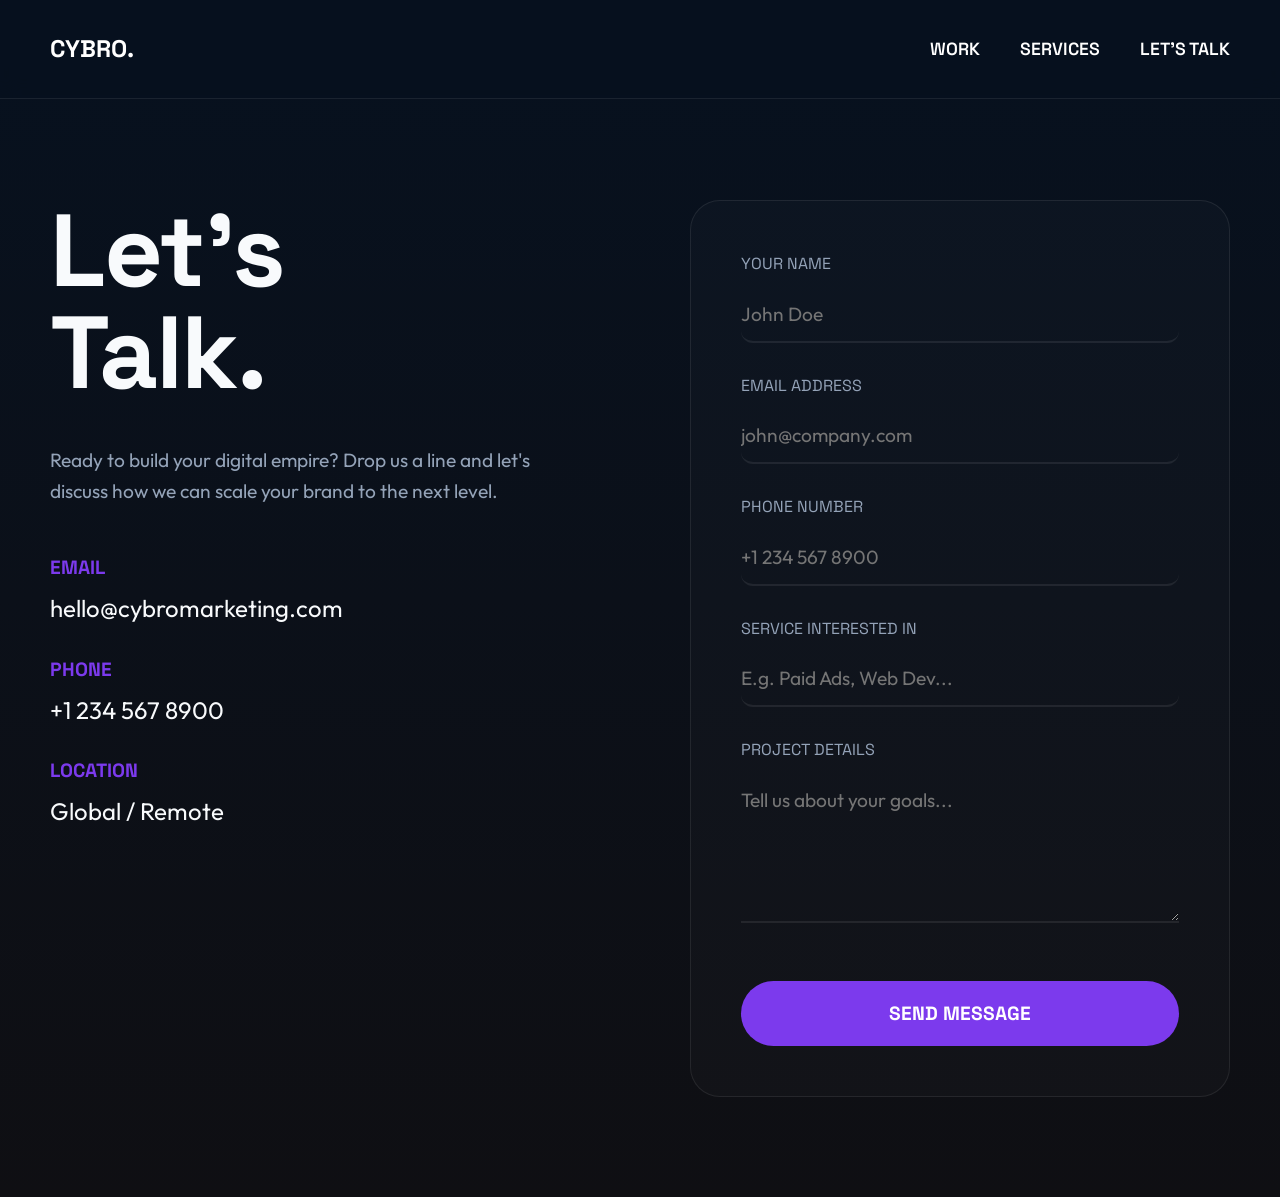
<file: contact.html>
<!DOCTYPE html>
<html lang="en">
<head>
    <meta charset="UTF-8">
    <meta name="viewport" content="width=device-width, initial-scale=1.0">
    <title>Cybro Marketing | Contact</title>
    <link href="https://fonts.googleapis.com/css2?family=Plus+Jakarta+Sans:wght@400;500;600;700;800&family=Space+Grotesk:wght@500;700;800&family=Outfit:wght@300;400;500;600;700&display=swap" rel="stylesheet">
    <link rel="stylesheet" href="style.css">
    <style>
        :root {
            --bg-dark: #07111f;
            --primary: #7c3aed;
            --text-main: #f8fafc;
            --text-muted: #94a3b8;
            --font-heading: 'Space Grotesk', sans-serif;
            --font-body: 'Outfit', sans-serif;
            --border: rgba(255, 255, 255, 0.08);
            --transition: all 0.5s cubic-bezier(0.2, 0.8, 0.2, 1);
        }

        body {
            background-color: var(--bg-dark);
            color: var(--text-main);
            font-family: var(--font-body);
            overflow-x: hidden;
        }

        /* Nav */
        .indi-nav {
            position: fixed;
            top: 0;
            width: 100%;
            padding: 30px 50px;
            display: flex;
            justify-content: space-between;
            align-items: center;
            z-index: 100;
            background: rgba(7, 17, 31, 0.9);
            backdrop-filter: blur(10px);
            border-bottom: 1px solid var(--border);
        }

        .indi-nav .logo {
            font-family: var(--font-heading);
            font-weight: 800;
            font-size: 1.5rem;
            color: #fff;
            text-decoration: none;
        }

        .indi-nav-links {
            display: flex;
            gap: 40px;
        }

        .indi-nav-links a {
            font-family: var(--font-heading);
            font-weight: 600;
            font-size: 1.1rem;
            text-transform: uppercase;
            position: relative;
            color: #fff;
            text-decoration: none;
        }

        .indi-nav-links a::after {
            content: '';
            position: absolute;
            bottom: -5px;
            left: 0;
            width: 0;
            height: 2px;
            background: var(--primary);
            transition: width 0.3s ease;
        }

        .indi-nav-links a:hover::after {
            width: 100%;
        }

        /* Contact Layout */
        .contact-section {
            padding: 200px 50px 100px;
            max-width: 1600px;
            margin: 0 auto;
            display: grid;
            grid-template-columns: 1fr 1fr;
            gap: 100px;
            min-height: 100vh;
        }

        .contact-info h1 {
            font-family: var(--font-heading);
            font-size: clamp(4rem, 8vw, 8rem);
            font-weight: 800;
            line-height: 1;
            letter-spacing: -0.02em;
            margin-bottom: 40px;
        }

        .contact-info p {
            font-size: 1.2rem;
            color: var(--text-muted);
            max-width: 500px;
            margin-bottom: 50px;
            line-height: 1.6;
        }

        .contact-details {
            display: flex;
            flex-direction: column;
            gap: 30px;
        }

        .contact-detail-block h4 {
            font-family: var(--font-heading);
            font-size: 1.2rem;
            margin-bottom: 10px;
            text-transform: uppercase;
            color: var(--primary);
        }

        .contact-detail-block p {
            font-size: 1.5rem;
            margin: 0;
            color: var(--text-main);
        }

        /* Form */
        .contact-form {
            background: rgba(255, 255, 255, 0.02);
            padding: 50px;
            border-radius: 30px;
            border: 1px solid var(--border);
        }

        .form-group {
            margin-bottom: 30px;
        }

        .form-group label {
            display: block;
            font-family: var(--font-heading);
            font-size: 1rem;
            text-transform: uppercase;
            margin-bottom: 10px;
            color: var(--text-muted);
        }

        .form-group input,
        .form-group textarea {
            width: 100%;
            background: transparent;
            border: none;
            border-bottom: 2px solid var(--border);
            padding: 15px 0;
            font-size: 1.2rem;
            color: #fff;
            font-family: var(--font-body);
            transition: var(--transition);
        }

        .form-group input:focus,
        .form-group textarea:focus {
            outline: none;
            border-bottom-color: var(--primary);
        }

        .form-group textarea {
            min-height: 150px;
            resize: vertical;
        }

        .btn-submit {
            background: var(--primary);
            color: #fff;
            border: none;
            padding: 20px 50px;
            font-family: var(--font-heading);
            font-size: 1.2rem;
            font-weight: 700;
            text-transform: uppercase;
            border-radius: 100px;
            cursor: pointer;
            transition: var(--transition);
            width: 100%;
            margin-top: 20px;
        }

        .btn-submit:hover {
            background: #fff;
            color: var(--bg-dark);
            transform: translateY(-5px);
        }

        @media (max-width: 1024px) {
            .contact-section { grid-template-columns: 1fr; gap: 50px; }
            .indi-nav { padding: 20px; }
            .indi-nav-links { gap: 20px; font-size: 0.9rem; }
        }
        @media (max-width: 768px) {
            .contact-section { padding: 150px 20px 50px; }
            .contact-form { padding: 30px; }
            .indi-nav { padding: 15px; flex-direction: column; gap: 15px; }
            .indi-nav-links { width: 100%; justify-content: center; gap: 15px; }
        }
    </style>
</head>
<body>

    <nav class="indi-nav">
        <a href="index.html" class="logo">CYBRO.</a>
        <div class="indi-nav-links">
            <a href="projects.html">Work</a>
            <a href="index.html#services-section">Services</a>
            <a href="contact.html">Let's Talk</a>
        </div>
    </nav>

    <section class="contact-section">
        <div class="contact-info">
            <h1>Let's <br>Talk.</h1>
            <p>Ready to build your digital empire? Drop us a line and let's discuss how we can scale your brand to the next level.</p>
            
            <div class="contact-details">
                <div class="contact-detail-block">
                    <h4>Email</h4>
                    <p>hello@cybromarketing.com</p>
                </div>
                <div class="contact-detail-block">
                    <h4>Phone</h4>
                    <p>+1 234 567 8900</p>
                </div>
                <div class="contact-detail-block">
                    <h4>Location</h4>
                    <p>Global / Remote</p>
                </div>
            </div>
        </div>

        <div class="contact-form">
            <form action="#" method="POST">
                <div class="form-group">
                    <label>Your Name</label>
                    <input type="text" placeholder="John Doe" required>
                </div>
                <div class="form-group">
                    <label>Email Address</label>
                    <input type="email" placeholder="john@company.com" required>
                </div>
                <div class="form-group">
                    <label>Phone Number</label>
                    <input type="tel" placeholder="+1 234 567 8900" required>
                </div>
                <div class="form-group">
                    <label>Service Interested In</label>
                    <input type="text" placeholder="E.g. Paid Ads, Web Dev..." required>
                </div>
                <div class="form-group">
                    <label>Project Details</label>
                    <textarea placeholder="Tell us about your goals..." required></textarea>
                </div>
                <button type="submit" class="btn-submit">Send Message</button>
            </form>
        </div>
    </section>

</body>
</html>
</file>
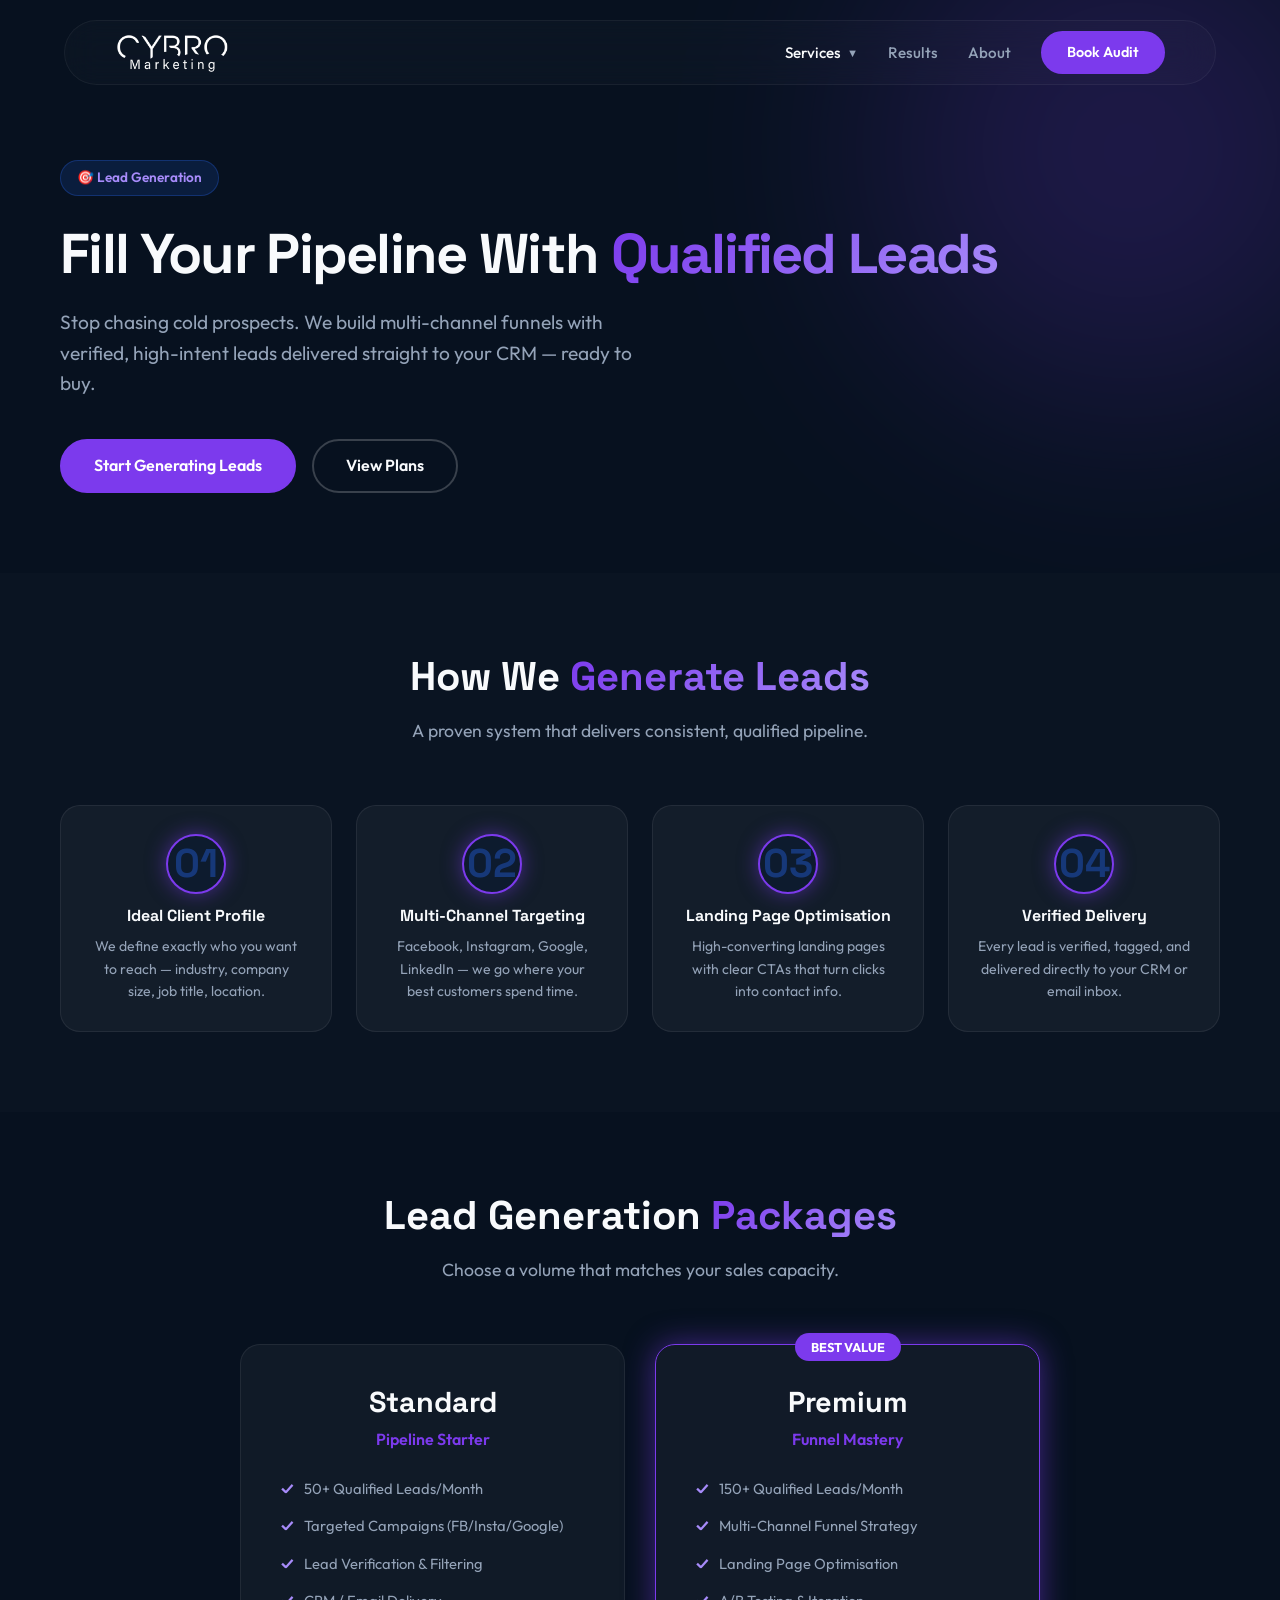
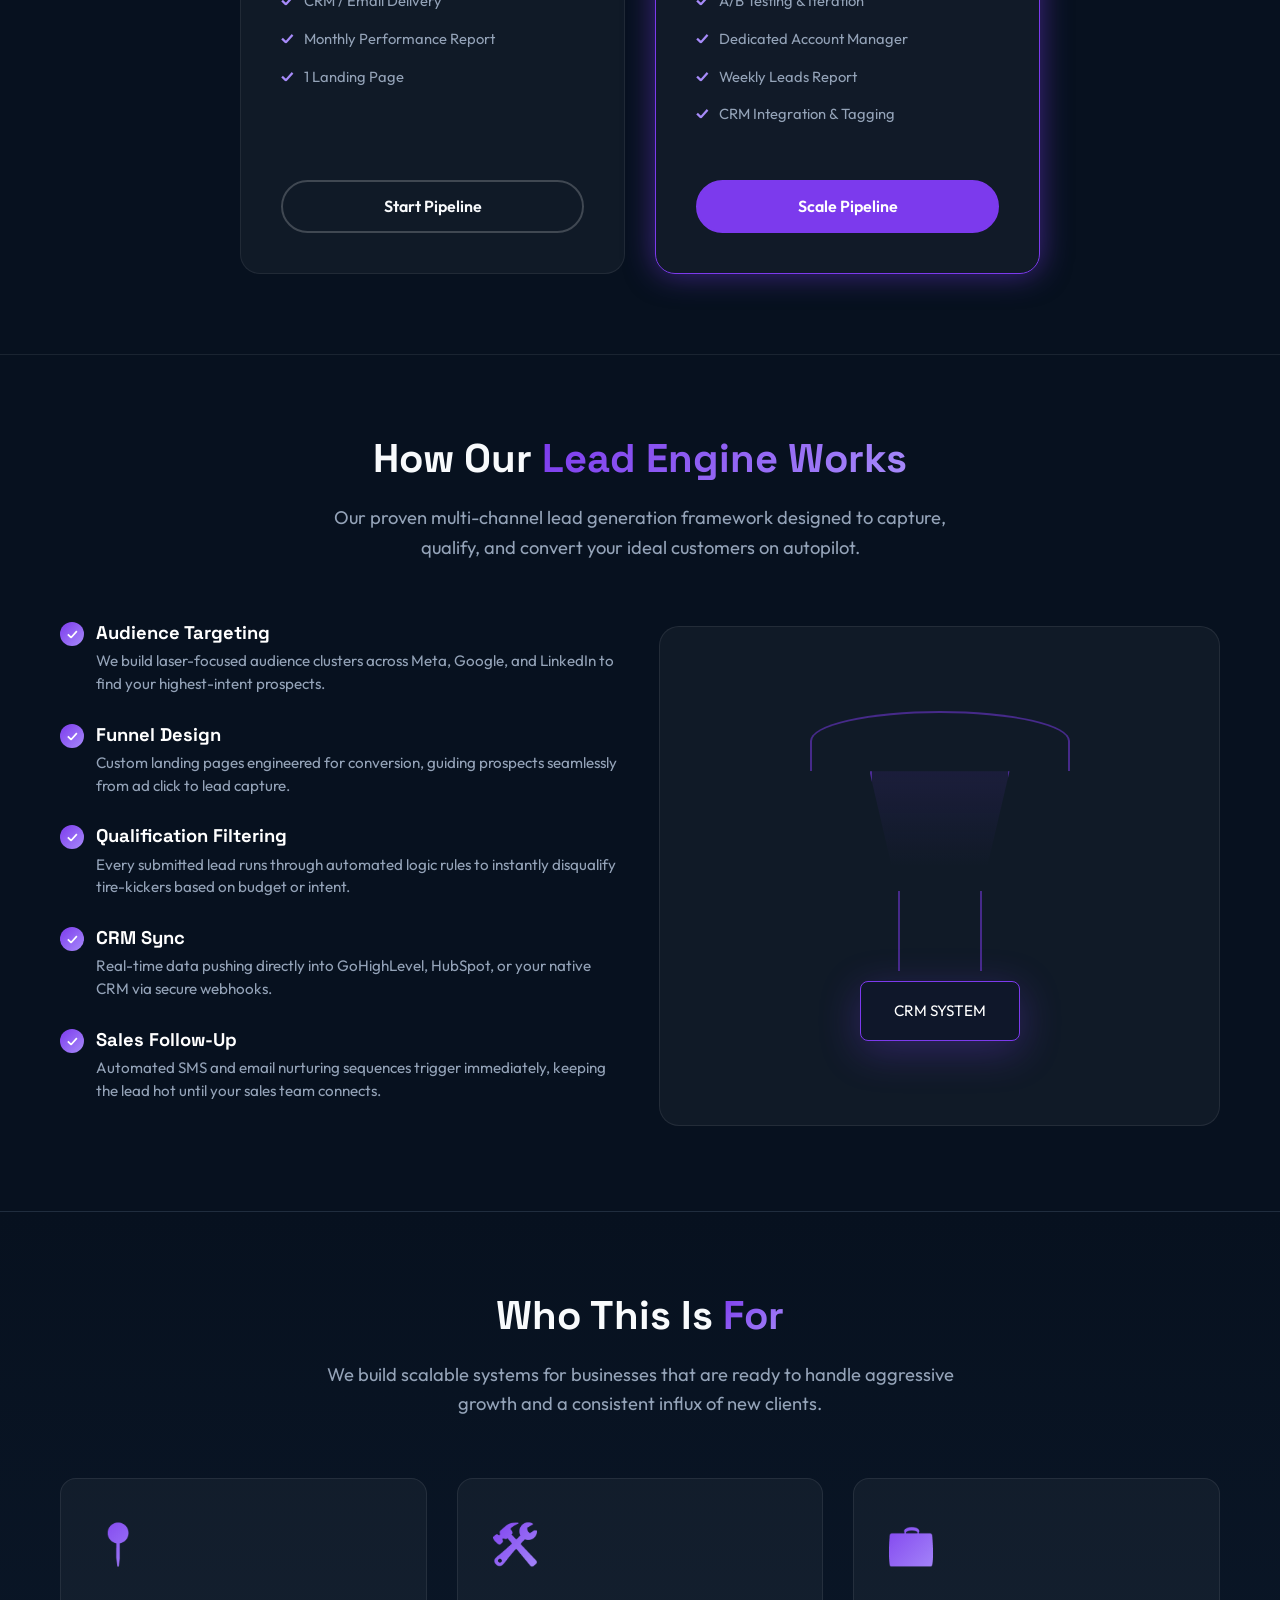
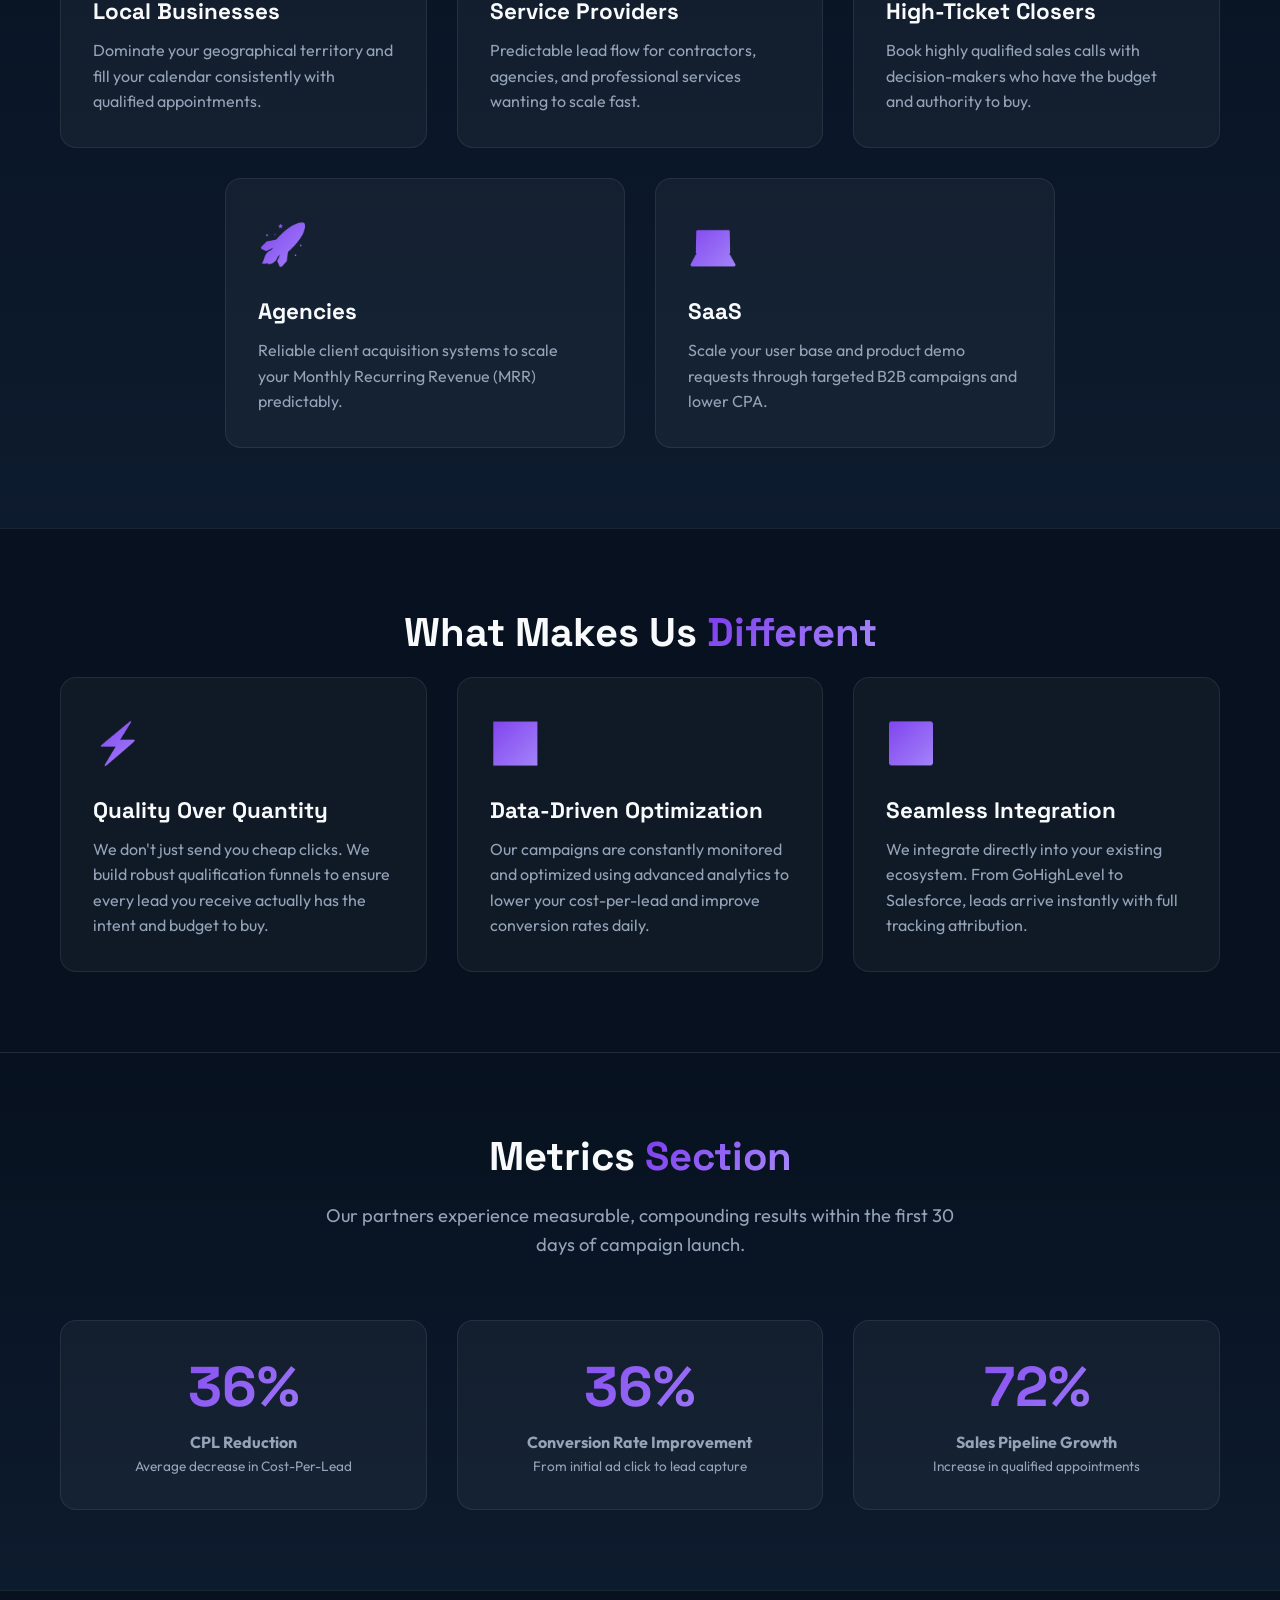
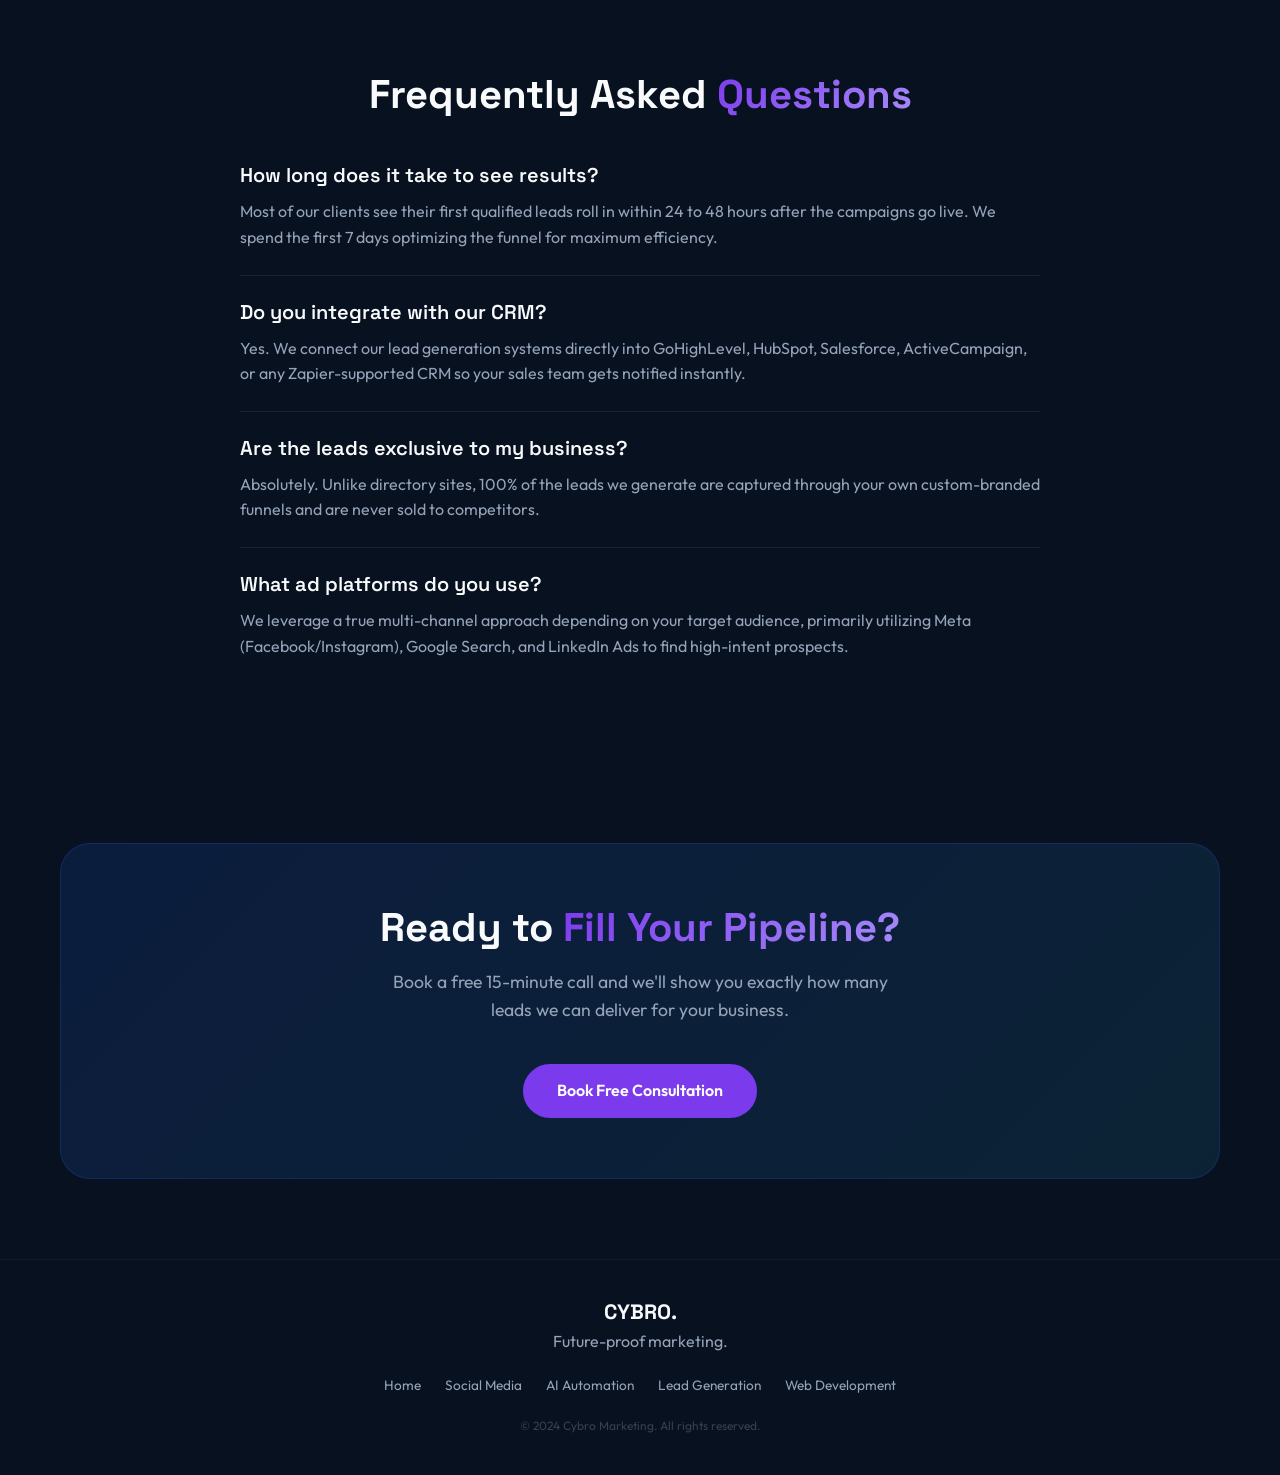
<file: lead-generation.html>
<!DOCTYPE html>
<html lang="en">

<head>
    <meta charset="UTF-8">
    <meta name="viewport" content="width=device-width, initial-scale=1.0">
    <title>Lead Generation Services | Cybro Marketing</title>
    <meta name="description"
        content="Generate high-intent leads that convert. Cybro Marketing's targeted campaigns deliver 50–150+ qualified leads per month for your business through multi-channel funnels.">
    <meta name="keywords"
        content="lead generation, qualified leads, b2b leads, lead gen agency, multi-channel funnel, landing page optimisation, targeted campaigns">
    <meta name="robots" content="index, follow">
    <meta name="author" content="Cybro Marketing">
    <link rel="canonical" href="https://cybromarketing.com/lead-generation.html">
    <meta property="og:type" content="website">
    <meta property="og:title" content="Lead Generation Services | Cybro Marketing">
    <meta property="og:description"
        content="Generate 50–150+ qualified leads per month with targeted campaigns and multi-channel funnels.">
    <meta property="og:url" content="https://cybromarketing.com/lead-generation.html">
    <meta name="twitter:card" content="summary_large_image">
    <link rel="preconnect" href="https://fonts.googleapis.com">
    <link rel="preconnect" href="https://fonts.gstatic.com" crossorigin>
    <link
        href="https://fonts.googleapis.com/css2?family=Outfit:wght@300;400;600;700&family=Space+Grotesk:wght@300;400;500;600;700&display=swap"
        rel="stylesheet">
    <style>
        :root {
            --bg-dark: #07111f;
            --bg-2: #0d1b2e;
            --bg-card: rgba(255, 255, 255, 0.04);
            --primary: #7c3aed;
            --primary-glow: rgba(124, 58, 237, 0.5);
            --primary-dim: rgba(168, 85, 247, 0.4);
            --secondary: #a78bfa;
            --accent: #a78bfa;
            --text-main: #f8fafc;
            --text-muted: #94a3b8;
            --border: rgba(255, 255, 255, 0.08);
            --border-h: rgba(139, 92, 246, 0.4);
            --gradient: linear-gradient(135deg, #7c3aed 0%, #a78bfa 100%);
            --grad: linear-gradient(135deg, #a855f7 0%, #7e22ce 100%);
            --grad-b: linear-gradient(135deg, #ec4899 0%, #be185d 100%);
            --font-heading: 'Space Grotesk', sans-serif;
            --font-body: 'Outfit', sans-serif;
            --transition: all 0.3s cubic-bezier(0.4, 0, 0.2, 1);
        }

        * {
            margin: 0;
            padding: 0;
            box-sizing: border-box;
        }

        body {
            background: var(--bg-dark);
            color: var(--text-main);
            font-family: var(--font-body);
            line-height: 1.6;
            overflow-x: hidden;
        }

        h1,
        h2,
        h3 {
            font-family: var(--font-heading);
            font-weight: 700;
            line-height: 1.2;
        }

        a {
            text-decoration: none;
            color: inherit;
            transition: var(--transition);
        }

        ul {
            list-style: none;
        }

        .container {
            max-width: 1200px;
            margin: 0 auto;
            padding: 0 20px;
        }

        .gradient-text {
            background: var(--gradient);
            -webkit-background-clip: text;
            -webkit-text-fill-color: transparent;
            background-clip: text;
        }

        .btn-primary {
            background: var(--primary);
            color: #fff;
            padding: 12px 32px;
            border-radius: 50px;
            font-weight: 600;
            display: inline-block;
            border: 2px solid var(--primary);
        }

        .btn-primary:hover {
            background: transparent;
            color: var(--primary);
        }

        .btn-secondary {
            background: transparent;
            color: var(--text-main);
            padding: 12px 32px;
            border-radius: 50px;
            font-weight: 600;
            display: inline-block;
            border: 2px solid rgba(255, 255, 255, 0.2);
        }

        .btn-primary.small {
            padding: 8px 24px;
            font-size: .9rem;
        }

        .nav-wrapper {
            position: fixed;
            top: 20px;
            width: 100%;
            z-index: 1000;
            display: flex;
            justify-content: center;
        }

        .navbar {
            width: 90%;
            max-width: 1200px;
            padding: 10px 30px;
            border-radius: 100px;
            border: 1px solid rgba(255, 255, 255, 0.1);
        }

        .glass {
            background: rgba(255, 255, 255, 0.02);
            backdrop-filter: blur(16px);
            -webkit-backdrop-filter: blur(16px);
            border: 1px solid rgba(255, 255, 255, 0.05);
        }

        .nav-container {
            display: flex;
            justify-content: space-between;
            align-items: center;
        }

        .nav-links {
            display: flex;
            gap: 30px;
            align-items: center;
        }

        .nav-links a:not(.btn-primary) {
            color: var(--text-muted);
            font-size: .95rem;
            font-weight: 500;
        }

        .hamburger {
            display: none;
            flex-direction: column;
            gap: 6px;
            cursor: pointer;
        }

        .hamburger span {
            width: 25px;
            height: 2px;
            background: var(--text-main);
        }

        .nav-item {
            position: relative;
            display: flex;
            align-items: center;
        }

        .dropdown-trigger {
            color: var(--text-muted);
            font-size: .95rem;
            font-weight: 500;
            cursor: pointer;
            display: flex;
            align-items: center;
            gap: 6px;
            background: none;
            border: none;
            font-family: var(--font-body);
            transition: var(--transition);
        }

        .dropdown-trigger:hover {
            color: var(--text-main);
        }

        .chevron {
            font-size: .7rem;
            transition: transform .3s;
        }

        .nav-item:hover .chevron {
            transform: rotate(180deg);
        }

        .dropdown-menu {
            position: absolute;
            top: calc(100% + 16px);
            left: 50%;
            transform: translateX(-50%) translateY(-8px);
            background: rgba(7, 17, 31, .98);
            backdrop-filter: blur(20px);
            border: 1px solid rgba(255, 255, 255, .1);
            border-radius: 16px;
            padding: 8px;
            min-width: 220px;
            opacity: 0;
            visibility: hidden;
            z-index: 2000;
            box-shadow: 0 20px 60px rgba(0, 0, 0, .5);
            transition: opacity .25s ease, transform .25s ease, visibility 0s .25s;
        }

        .dropdown-menu.open {
            opacity: 1;
            visibility: visible;
            transform: translateX(-50%) translateY(0);
            transition: opacity .25s ease, transform .25s ease, visibility 0s 0s;
        }

        .dropdown-trigger.open .chevron {
            transform: rotate(180deg);
        }

        .dropdown-menu a {
            display: flex;
            align-items: center;
            gap: 12px;
            padding: 12px 16px;
            border-radius: 10px;
            color: var(--text-muted);
            font-size: .9rem;
            font-weight: 500;
        }

        .dropdown-menu a:hover {
            background: rgba(37, 99, 235, .15);
            color: var(--text-main);
        }

        .d-icon {
            width: 32px;
            height: 32px;
            border-radius: 8px;
            background: rgba(37, 99, 235, .2);
            display: flex;
            align-items: center;
            justify-content: center;
            font-size: 14px;
            flex-shrink: 0;
        }

        .service-hero {
            padding: 160px 0 80px;
            position: relative;
            overflow: hidden;
        }

        .service-badge {
            display: inline-flex;
            align-items: center;
            gap: 8px;
            background: rgba(37, 99, 235, .15);
            border: 1px solid rgba(37, 99, 235, .3);
            padding: 6px 16px;
            border-radius: 30px;
            font-size: .85rem;
            font-weight: 600;
            color: var(--secondary);
            margin-bottom: 24px;
        }

        .service-hero h1 {
            font-size: 3.5rem;
            margin-bottom: 20px;
            letter-spacing: -.03em;
        }

        .service-hero p {
            font-size: 1.2rem;
            color: var(--text-muted);
            max-width: 600px;
            margin-bottom: 40px;
        }

        .hero-cta {
            display: flex;
            gap: 16px;
            flex-wrap: wrap;
        }

        .orb-bg {
            position: absolute;
            width: 500px;
            height: 500px;
            border-radius: 50%;
            filter: blur(120px);
            opacity: .2;
            background: var(--primary);
            top: -100px;
            right: -100px;
            z-index: 0;
        }

        .hero-content {
            position: relative;
            z-index: 1;
        }

        .section-header {
            text-align: center;
            margin-bottom: 60px;
        }

        .section-header h2 {
            font-size: 2.5rem;
            margin-bottom: 16px;
        }

        .section-header p {
            color: var(--text-muted);
            font-size: 1.1rem;
        }

        .packages {
            padding: 80px 0;
        }

        .packages-grid {
            display: grid;
            grid-template-columns: repeat(2, 1fr);
            gap: 30px;
            max-width: 800px;
            margin: 0 auto;
        }

        .package-card {
            padding: 40px;
            border-radius: 20px;
            display: flex;
            flex-direction: column;
            height: 100%;
            position: relative;
            transition: var(--transition);
            background: var(--bg-card);
            border: 1px solid rgba(255, 255, 255, .07);
        }

        .package-card:hover {
            transform: translateY(-10px);
            box-shadow: 0 20px 40px rgba(0, 0, 0, .3);
            border-color: rgba(37, 99, 235, .3);
        }

        .package-card.popular {
            border-color: var(--primary);
            box-shadow: 0 0 30px var(--primary-glow);
        }

        .popular-badge {
            position: absolute;
            top: -12px;
            left: 50%;
            transform: translateX(-50%);
            background: var(--primary);
            color: #fff;
            padding: 4px 16px;
            border-radius: 20px;
            font-size: .8rem;
            font-weight: 700;
            text-transform: uppercase;
        }

        .package-header {
            margin-bottom: 24px;
            text-align: center;
        }

        .package-header h3 {
            font-size: 1.8rem;
            margin-bottom: 8px;
        }

        .package-header .price {
            color: var(--primary);
            font-weight: 600;
        }

        .features {
            margin-bottom: 40px;
            flex-grow: 1;
        }

        .features li {
            margin-bottom: 14px;
            display: flex;
            align-items: flex-start;
            gap: 10px;
            color: var(--text-muted);
            font-size: .92rem;
        }

        .check {
            color: var(--secondary);
            font-weight: 800;
            flex-shrink: 0;
        }

        .full-width {
            width: 100%;
            text-align: center;
        }

        .how-section {
            padding: 80px 0;
            background: rgba(255, 255, 255, .01);
        }

        .how-grid {
            display: grid;
            grid-template-columns: repeat(auto-fit, minmax(220px, 1fr));
            gap: 24px;
            margin-top: 50px;
        }

        .how-card {
            background: var(--bg-card);
            border: 1px solid rgba(255, 255, 255, .07);
            border-radius: 20px;
            padding: 28px;
            transition: var(--transition);
            text-align: center;
        }

        .how-card:hover {
            border-color: rgba(37, 99, 235, .4);
            transform: translateY(-4px);
        }

        .how-card .step-num {
            font-size: 2.5rem;
            font-weight: 800;
            color: rgba(37, 99, 235, .4);
            font-family: var(--font-heading);
            margin-bottom: 12px;
        }

        .how-card h3 {
            font-size: 1rem;
            margin-bottom: 10px;
        }

        .how-card p {
            color: var(--text-muted);
            font-size: .88rem;
        }

        .cta-section {
            padding: 80px 0;
        }

        .cta-box {
            background: linear-gradient(135deg, rgba(37, 99, 235, .15), rgba(56, 189, 248, .1));
            border: 1px solid rgba(37, 99, 235, .2);
            border-radius: 30px;
            padding: 60px;
            text-align: center;
        }

        .cta-box h2 {
            font-size: 2.5rem;
            margin-bottom: 16px;
        }

        .cta-box p {
            color: var(--text-muted);
            font-size: 1.1rem;
            margin: 0 auto 40px;
            max-width: 500px;
        }

        footer {
            padding: 40px 0;
            border-top: 1px solid rgba(255, 255, 255, .05);
        }

        .footer-container {
            display: flex;
            flex-direction: column;
            align-items: center;
            text-align: center;
            gap: 20px;
        }

        .footer-brand h3 {
            font-size: 1.3rem;
            margin-bottom: 4px;
        }

        .footer-brand p,
        .footer-links a {
            color: var(--text-muted);
        }

        .footer-links {
            display: flex;
            gap: 24px;
            flex-wrap: wrap;
            justify-content: center;
        }

        .footer-links a {
            font-size: .85rem;
        }

        .footer-links a:hover {
            color: var(--primary);
        }

        .copyright {
            color: rgba(255, 255, 255, .2);
            font-size: .75rem;
        }

        /* ── EXPANDED CONTENT SECTIONS ── */
        .content-section {
            padding: 80px 20px;
            border-top: 1px solid var(--border);
            position: relative;
        }

        .content-section.alt-bg {
            background: linear-gradient(180deg, var(--bg-dark), var(--bg-2));
        }

        .section-title {
            text-align: center;
            font-size: 2.5rem;
            margin-bottom: 20px;
        }

        .section-subtitle {
            text-align: center;
            color: var(--text-muted);
            font-size: 1.15rem;
            max-width: 650px;
            margin: 0 auto 60px auto;
        }

        /* Responsive Grids */
        .grid-3 {
            display: grid;
            grid-template-columns: repeat(3, 1fr);
            gap: 30px;
        }

        .grid-2 {
            display: grid;
            grid-template-columns: repeat(2, 1fr);
            gap: 40px;
        }

        .grid-4 {
            display: grid;
            grid-template-columns: repeat(4, 1fr);
            gap: 24px;
        }

        /* Premium Modular Cards */
        .info-card {
            background: var(--bg-card);
            border: 1px solid var(--border);
            border-radius: 16px;
            padding: 32px;
            transition: var(--transition);
            position: relative;
            z-index: 1;
        }

        .info-card::before {
            content: '';
            position: absolute;
            top: 0;
            left: 0;
            right: 0;
            bottom: 0;
            border-radius: 16px;
            background: radial-gradient(circle at top right, var(--primary-glow) 0%, transparent 60%);
            opacity: 0;
            transition: var(--transition);
            z-index: -1;
        }

        .info-card:hover {
            border-color: var(--border-h);
            transform: translateY(-5px);
            box-shadow: 0 15px 40px rgba(0, 0, 0, 0.3);
        }

        .info-card:hover::before {
            opacity: 1;
        }

        .info-icon {
            font-size: 2.5rem;
            margin-bottom: 24px;
            display: inline-block;
            background: var(--gradient);
            -webkit-background-clip: text;
            background-clip: text;
            -webkit-text-fill-color: transparent;
        }

        .info-card h3 {
            font-size: 1.4rem;
            margin-bottom: 12px;
        }

        .info-card p {
            color: var(--text-muted);
        }

        /* Process Steps */
        .step-card {
            text-align: center;
            padding: 40px 20px;
        }

        .step-num {
            width: 60px;
            height: 60px;
            border-radius: 50%;
            background: var(--bg-2);
            border: 2px solid var(--primary);
            color: var(--text-main);
            font-size: 1.5rem;
            font-weight: 700;
            display: flex;
            align-items: center;
            justify-content: center;
            margin: 0 auto 24px auto;
            box-shadow: 0 0 20px var(--primary-glow);
        }

        /* FAQ Structure */
        .faq-wrap {
            max-width: 800px;
            margin: 0 auto;
        }

        .faq-item {
            border-bottom: 1px solid var(--border);
            padding: 24px 0;
        }

        .faq-item:last-child {
            border-bottom: none;
        }

        .faq-q {
            font-size: 1.25rem;
            font-weight: 600;
            font-family: var(--font-heading);
            margin-bottom: 12px;
            color: var(--text-main);
        }

        .faq-a {
            color: var(--text-muted);
            line-height: 1.6;
        }

        @media(max-width:768px) {
            .packages-grid {
                grid-template-columns: 1fr;
            }

            .nav-links {
                display: none;
            }

            .hamburger {
                display: flex;
            }

            .service-hero {
                padding-top: 120px;
            }

            .service-hero h1 {
                font-size: 2.5rem;
            }
        }

        /* --- LEAD ENGINE VISUAL --- */
        .engine-text {
            flex: 1;
        }

        .engine-visual {
            flex: 1;
            background: var(--bg-card);
            border: 1px solid var(--border);
            border-radius: 20px;
            height: 500px;
            position: relative;
            overflow: hidden;
            display: flex;
            flex-direction: column;
            align-items: center;
            justify-content: center;
        }

        .funnel-top {
            width: 260px;
            height: 60px;
            border: 2px solid rgba(124, 58, 237, 0.5);
            border-bottom: none;
            border-top-left-radius: 130px 30px;
            border-top-right-radius: 130px 30px;
            position: relative;
        }

        .funnel-mid {
            width: 140px;
            height: 120px;
            border-left: 2px solid rgba(124, 58, 237, 0.5);
            border-right: 2px solid rgba(124, 58, 237, 0.5);
            clip-path: polygon(0 0, 100% 0, 80% 100%, 20% 100%);
            background: linear-gradient(180deg, rgba(124, 58, 237, 0.1), transparent 80%);
            position: relative;
        }

        .funnel-bot {
            width: 84px;
            height: 80px;
            border-left: 2px solid rgba(124, 58, 237, 0.5);
            border-right: 2px solid rgba(124, 58, 237, 0.5);
            position: relative;
        }

        .crm-block {
            width: 160px;
            height: 60px;
            background: #0f172a;
            border: 1px solid var(--primary);
            border-radius: 8px;
            display: flex;
            align-items: center;
            justify-content: center;
            color: white;
            font-family: var(--fb);
            font-size: 0.95rem;
            box-shadow: 0 10px 40px rgba(124, 58, 237, 0.3);
            position: relative;
            margin-top: 10px;
        }

        .lead-dot {
            width: 14px;
            height: 14px;
            border-radius: 50%;
            background: #a78bfa;
            position: absolute;
            top: 10px;
            left: 50%;
            transform: translateX(-50%);
            box-shadow: 0 0 15px #a78bfa;
            opacity: 0;
            animation: dropLead 3.5s infinite ease-in;
            z-index: 10;
        }

        .lead-dot:nth-child(2) {
            animation-delay: 1.2s;
            background: #38bdf8;
            box-shadow: 0 0 15px #38bdf8;
        }

        .lead-dot:nth-child(3) {
            animation-delay: 2.4s;
            background: #ec4899;
            box-shadow: 0 0 15px #ec4899;
        }

        .lead-tag {
            position: absolute;
            background: #10b981;
            color: white;
            font-size: 0.6rem;
            font-weight: bold;
            padding: 2px 8px;
            border-radius: 4px;
            top: 60px;
            left: 80%;
            opacity: 0;
            animation: popTag 3.5s infinite;
            letter-spacing: 0.05em;
            z-index: 15;
        }

        .lead-tag:nth-child(5) {
            animation-delay: 1.2s;
            left: -20%;
        }

        .lead-tag:nth-child(6) {
            animation-delay: 2.4s;
        }

        @keyframes dropLead {
            0% {
                top: 10px;
                opacity: 0;
                transform: translateX(calc(-50% + 40px));
            }

            10% {
                opacity: 1;
            }

            40% {
                top: 150px;
                transform: translateX(calc(-50% - 10px));
            }

            70% {
                top: 250px;
                transform: translateX(-50%);
            }

            90% {
                top: 320px;
                opacity: 1;
                transform: scale(1) translateX(-50%);
            }

            100% {
                top: 340px;
                opacity: 0;
                transform: scale(2) translateX(-50%);
            }
        }

        @keyframes popTag {

            0%,
            65% {
                opacity: 0;
                transform: translateY(10px) scale(0.8);
            }

            75% {
                opacity: 1;
                transform: translateY(0) scale(1.1);
                box-shadow: 0 2px 10px rgba(16, 185, 129, 0.5);
            }

            85%,
            100% {
                opacity: 0;
                transform: translateY(-10px) scale(1);
            }
        }

        .engine-step {
            margin-bottom: 28px;
            position: relative;
            padding-left: 36px;
        }

        .engine-step::before {
            content: '✓';
            position: absolute;
            left: 0;
            top: 0;
            width: 24px;
            height: 24px;
            border-radius: 50%;
            background: linear-gradient(135deg, var(--primary), var(--accent));
            color: white;
            display: flex;
            align-items: center;
            justify-content: center;
            font-size: 0.8rem;
            font-weight: bold;
        }

        .engine-step h3 {
            font-size: 1.15rem;
            margin-bottom: 6px;
            color: white;
        }

        .engine-step p {
            color: var(--text-muted);
            font-size: 0.95rem;
            line-height: 1.5;
        }

        .flex-wrap-grid {
            display: flex;
            flex-wrap: wrap;
            gap: 30px;
            justify-content: center;
        }

        .flex-wrap-grid .info-card {
            flex: 1 1 300px;
            min-width: 300px;
            max-width: 400px;
        }
    </style>
</head>

<body>
    <div class="nav-wrapper">
        <nav class="navbar glass" aria-label="Main navigation">
            <div class="container nav-container">
                <a href="index.html" class="logo" style="text-decoration:none;">
                    <img src="logo_white_exact.png" alt="Cybro Marketing" style="height:40px;width:auto;display:block;">
                </a>
                <ul class="nav-links">
                    <li class="nav-item">
                        <button class="dropdown-trigger" id="dropBtn" aria-haspopup="true" aria-expanded="false"><span
                                style="color:var(--text-main);">Services</span> <span
                                class="chevron">&#9660;</span></button>
                        <div class="dropdown-menu" id="dropMenu">
                            <a href="social-media.html"><span class="d-icon">📱</span>Paid Ads & Social Media</a>
                            <a href="lead-generation.html" style="color:var(--text-main);"><span
                                    class="d-icon">🎯</span>Lead Generation</a>
                            <a href="ai-automation.html"><span class="d-icon">🤖</span>AI Automation</a>
                            <a href="web-development.html"><span class="d-icon">💻</span>Website Development</a>
                        </div>
                    </li>
                    <li><a href="index.html#results">Results</a></li>
                    <li><a href="index.html#about">About</a></li>
                    <li><a href="index.html#contact" class="btn-primary small">Book Audit</a></li>
                </ul>
                <div class="hamburger"><span></span><span></span><span></span></div>
            </div>
        </nav>
    </div>

    <section class="service-hero">
        <div class="orb-bg"></div>
        <div class="container hero-content">
            <div class="service-badge">🎯 Lead Generation</div>
            <h1>Fill Your Pipeline With <span class="gradient-text">Qualified Leads</span></h1>
            <p>Stop chasing cold prospects. We build multi-channel funnels with verified, high-intent leads delivered
                straight to your CRM — ready to buy.</p>
            <div class="hero-cta">
                <a href="index.html#contact" class="btn-primary">Start Generating Leads</a>
                <a href="#packages" class="btn-secondary">View Plans</a>
            </div>
        </div>
    </section>

    <section class="how-section">
        <div class="container">
            <div class="section-header">
                <h2>How We <span class="gradient-text">Generate Leads</span></h2>
                <p>A proven system that delivers consistent, qualified pipeline.</p>
            </div>
            <div class="how-grid">
                <div class="how-card">
                    <div class="step-num">01</div>
                    <h3>Ideal Client Profile</h3>
                    <p>We define exactly who you want to reach — industry, company size, job title, location.</p>
                </div>
                <div class="how-card">
                    <div class="step-num">02</div>
                    <h3>Multi-Channel Targeting</h3>
                    <p>Facebook, Instagram, Google, LinkedIn — we go where your best customers spend time.</p>
                </div>
                <div class="how-card">
                    <div class="step-num">03</div>
                    <h3>Landing Page Optimisation</h3>
                    <p>High-converting landing pages with clear CTAs that turn clicks into contact info.</p>
                </div>
                <div class="how-card">
                    <div class="step-num">04</div>
                    <h3>Verified Delivery</h3>
                    <p>Every lead is verified, tagged, and delivered directly to your CRM or email inbox.</p>
                </div>
            </div>
        </div>
    </section>

    <section id="packages" class="packages">
        <div class="container">
            <div class="section-header">
                <h2>Lead Generation <span class="gradient-text">Packages</span></h2>
                <p>Choose a volume that matches your sales capacity.</p>
            </div>
            <div class="packages-grid">
                <div class="package-card">
                    <div class="package-header">
                        <h3>Standard</h3><span class="price">Pipeline Starter</span>
                    </div>
                    <ul class="features">
                        <li><span class="check">✓</span> 50+ Qualified Leads/Month</li>
                        <li><span class="check">✓</span> Targeted Campaigns (FB/Insta/Google)</li>
                        <li><span class="check">✓</span> Lead Verification & Filtering</li>
                        <li><span class="check">✓</span> CRM / Email Delivery</li>
                        <li><span class="check">✓</span> Monthly Performance Report</li>
                        <li><span class="check">✓</span> 1 Landing Page</li>
                    </ul>
                    <a href="index.html#contact" class="btn-secondary full-width">Start Pipeline</a>
                </div>
                <div class="package-card popular">
                    <div class="popular-badge">Best Value</div>
                    <div class="package-header">
                        <h3>Premium</h3><span class="price">Funnel Mastery</span>
                    </div>
                    <ul class="features">
                        <li><span class="check">✓</span> 150+ Qualified Leads/Month</li>
                        <li><span class="check">✓</span> Multi-Channel Funnel Strategy</li>
                        <li><span class="check">✓</span> Landing Page Optimisation</li>
                        <li><span class="check">✓</span> A/B Testing & Iteration</li>
                        <li><span class="check">✓</span> Dedicated Account Manager</li>
                        <li><span class="check">✓</span> Weekly Leads Report</li>
                        <li><span class="check">✓</span> CRM Integration & Tagging</li>
                    </ul>
                    <a href="index.html#contact" class="btn-primary full-width">Scale Pipeline</a>
                </div>
            </div>
        </div>
    </section>

    <!-- Expanded Content Sections -->
    <section class="content-section">
        <div class="container">
            <h2 class="section-title">How Our <span class="gradient-text">Lead Engine Works</span></h2>
            <p class="section-subtitle">Our proven multi-channel lead generation framework designed to capture, qualify,
                and convert your ideal customers on autopilot.</p>

            <div style="display:flex;gap:40px;align-items:center;margin-top:40px;flex-wrap:wrap;">
                <div class="engine-text">
                    <div class="engine-step">
                        <h3>Audience Targeting</h3>
                        <p>We build laser-focused audience clusters across Meta, Google, and LinkedIn to find your
                            highest-intent prospects.</p>
                    </div>
                    <div class="engine-step">
                        <h3>Funnel Design</h3>
                        <p>Custom landing pages engineered for conversion, guiding prospects seamlessly from ad click to
                            lead capture.</p>
                    </div>
                    <div class="engine-step">
                        <h3>Qualification Filtering</h3>
                        <p>Every submitted lead runs through automated logic rules to instantly disqualify tire-kickers
                            based on budget or intent.</p>
                    </div>
                    <div class="engine-step">
                        <h3>CRM Sync</h3>
                        <p>Real-time data pushing directly into GoHighLevel, HubSpot, or your native CRM via secure
                            webhooks.</p>
                    </div>
                    <div class="engine-step">
                        <h3>Sales Follow-Up</h3>
                        <p>Automated SMS and email nurturing sequences trigger immediately, keeping the lead hot until
                            your sales team connects.</p>
                    </div>
                </div>
                <div class="engine-visual">
                    <div class="lead-dot"></div>
                    <div class="lead-dot"></div>
                    <div class="lead-dot"></div>

                    <div class="funnel-top"></div>
                    <div class="funnel-mid">
                        <div class="lead-tag">QUALIFIED</div>
                        <div class="lead-tag">QUALIFIED</div>
                        <div class="lead-tag">QUALIFIED</div>
                    </div>
                    <div class="funnel-bot"></div>
                    <div class="crm-block">CRM SYSTEM</div>
                </div>
            </div>
        </div>
    </section>

    <section class="content-section alt-bg">
        <div class="container">
            <h2 class="section-title">Who This Is <span class="gradient-text">For</span></h2>
            <p class="section-subtitle">We build scalable systems for businesses that are ready to handle aggressive
                growth and a consistent influx of new clients.</p>
            <div class="flex-wrap-grid">
                <div class="info-card">
                    <span class="info-icon">📍</span>
                    <h3>Local Businesses</h3>
                    <p>Dominate your geographical territory and fill your calendar consistently with qualified
                        appointments.</p>
                </div>
                <div class="info-card">
                    <span class="info-icon">🛠️</span>
                    <h3>Service Providers</h3>
                    <p>Predictable lead flow for contractors, agencies, and professional services wanting to scale fast.
                    </p>
                </div>
                <div class="info-card">
                    <span class="info-icon">💼</span>
                    <h3>High-Ticket Closers</h3>
                    <p>Book highly qualified sales calls with decision-makers who have the budget and authority to buy.
                    </p>
                </div>
                <div class="info-card">
                    <span class="info-icon">🚀</span>
                    <h3>Agencies</h3>
                    <p>Reliable client acquisition systems to scale your Monthly Recurring Revenue (MRR) predictably.
                    </p>
                </div>
                <div class="info-card">
                    <span class="info-icon">💻</span>
                    <h3>SaaS</h3>
                    <p>Scale your user base and product demo requests through targeted B2B campaigns and lower CPA.</p>
                </div>
            </div>
        </div>
    </section>

    <section class="content-section">
        <div class="container">
            <h2 class="section-title">What Makes Us <span class="gradient-text">Different</span></h2>
            <div class="grid-3">
                <div class="info-card">
                    <span class="info-icon">⚡</span>
                    <h3>Quality Over Quantity</h3>
                    <p>We don't just send you cheap clicks. We build robust qualification funnels to ensure every lead
                        you receive actually has the intent and budget to buy.</p>
                </div>
                <div class="info-card">
                    <span class="info-icon">📊</span>
                    <h3>Data-Driven Optimization</h3>
                    <p>Our campaigns are constantly monitored and optimized using advanced analytics to lower your
                        cost-per-lead and improve conversion rates daily.</p>
                </div>
                <div class="info-card">
                    <span class="info-icon">🔄</span>
                    <h3>Seamless Integration</h3>
                    <p>We integrate directly into your existing ecosystem. From GoHighLevel to Salesforce, leads arrive
                        instantly with full tracking attribution.</p>
                </div>
            </div>
        </div>
    </section>

    <section class="content-section alt-bg">
        <div class="container">
            <h2 class="section-title">Metrics <span class="gradient-text">Section</span></h2>
            <p class="section-subtitle">Our partners experience measurable, compounding results within the first 30 days
                of campaign launch.</p>
            <div class="grid-3 text-center">
                <div class="info-card" style="text-align:center;">
                    <h3 class="gradient-text" style="font-size:3.5rem;margin-bottom:10px;"><span class="stat-counter"
                            data-target="40">0</span>%</h3>
                    <p style="font-weight:bold;">CPL Reduction</p>
                    <p style="font-size:0.85rem;">Average decrease in Cost-Per-Lead</p>
                </div>
                <div class="info-card" style="text-align:center;">
                    <h3 class="gradient-text" style="font-size:3.5rem;margin-bottom:10px;"><span class="stat-counter"
                            data-target="65">0</span>%</h3>
                    <p style="font-weight:bold;">Conversion Rate Improvement</p>
                    <p style="font-size:0.85rem;">From initial ad click to lead capture</p>
                </div>
                <div class="info-card" style="text-align:center;">
                    <h3 class="gradient-text" style="font-size:3.5rem;margin-bottom:10px;"><span class="stat-counter"
                            data-target="250">0</span>%</h3>
                    <p style="font-weight:bold;">Sales Pipeline Growth</p>
                    <p style="font-size:0.85rem;">Increase in qualified appointments</p>
                </div>
            </div>
        </div>
    </section>

    <section class="content-section">
        <div class="container">
            <h2 class="section-title">Frequently Asked <span class="gradient-text">Questions</span></h2>
            <div class="faq-wrap">
                <div class="faq-item">
                    <h3 class="faq-q">How long does it take to see results?</h3>
                    <p class="faq-a">Most of our clients see their first qualified leads roll in within 24 to 48 hours
                        after the campaigns go live. We spend the first 7 days optimizing the funnel for maximum
                        efficiency.</p>
                </div>
                <div class="faq-item">
                    <h3 class="faq-q">Do you integrate with our CRM?</h3>
                    <p class="faq-a">Yes. We connect our lead generation systems directly into GoHighLevel, HubSpot,
                        Salesforce, ActiveCampaign, or any Zapier-supported CRM so your sales team gets notified
                        instantly.</p>
                </div>
                <div class="faq-item">
                    <h3 class="faq-q">Are the leads exclusive to my business?</h3>
                    <p class="faq-a">Absolutely. Unlike directory sites, 100% of the leads we generate are captured
                        through your own custom-branded funnels and are never sold to competitors.</p>
                </div>
                <div class="faq-item">
                    <h3 class="faq-q">What ad platforms do you use?</h3>
                    <p class="faq-a">We leverage a true multi-channel approach depending on your target audience,
                        primarily utilizing Meta (Facebook/Instagram), Google Search, and LinkedIn Ads to find
                        high-intent prospects.</p>
                </div>
            </div>
        </div>
    </section>

    <section class="cta-section">
        <div class="container">
            <div class="cta-box">
                <h2>Ready to <span class="gradient-text">Fill Your Pipeline?</span></h2>
                <p>Book a free 15-minute call and we'll show you exactly how many leads we can deliver for your
                    business.</p>
                <a href="index.html#contact" class="btn-primary">Book Free Consultation</a>
            </div>
        </div>
    </section>

    <footer>
        <div class="container footer-container">
            <div class="footer-brand">
                <h3>CYBRO.</h3>
                <p>Future-proof marketing.</p>
            </div>
            <div class="footer-links">
                <a href="index.html">Home</a>
                <a href="social-media.html">Social Media</a>
                <a href="ai-automation.html">AI Automation</a>
                <a href="lead-generation.html">Lead Generation</a>
                <a href="web-development.html">Web Development</a>
            </div>
            <div class="copyright">&copy; 2024 Cybro Marketing. All rights reserved.</div>
        </div>
    </footer>
    <script
        type="application/ld+json">{"@context":"https://schema.org","@type":"Service","name":"Lead Generation","provider":{"@type":"Organization","name":"Cybro Marketing","url":"https://cybromarketing.com"},"description":"Targeted multi-channel lead generation campaigns delivering 50–150+ qualified leads per month.","url":"https://cybromarketing.com/lead-generation.html"}</script>
    <script>(function () {
            var btn = document.getElementById('dropBtn'), menu = document.getElementById('dropMenu');
            if (!btn || !menu) return;
            function close() { btn.classList.remove('open'); menu.classList.remove('open'); btn.setAttribute('aria-expanded', 'false'); }
            btn.addEventListener('click', function (e) { e.stopPropagation(); menu.classList.contains('open') ? close() : (btn.classList.add('open'), menu.classList.add('open'), btn.setAttribute('aria-expanded', 'true')); });
            document.addEventListener('click', function (e) { if (!btn.contains(e.target) && !menu.contains(e.target)) close(); });
            document.addEventListener('keydown', function (e) { if (e.key === 'Escape') close(); });
            // Mobile nav
            var h = document.querySelector('.hamburger'), n = document.querySelector('.nav-links');
            if (h) h.addEventListener('click', function () { if (n.classList.toggle('mobile-open')) { Object.assign(n.style, { display: 'flex', flexDirection: 'column', position: 'fixed', top: '0', left: '0', width: '100%', height: '100vh', background: 'rgba(7,17,31,.98)', padding: '80px 24px', zIndex: '999', gap: '12px' }); } else { n.removeAttribute('style'); } });
            
            // Stats Counter Animation
            const counters = document.querySelectorAll('.stat-counter');
            if(counters.length) {
                const observer = new IntersectionObserver((entries) => {
                    entries.forEach(entry => {
                        if (entry.isIntersecting) {
                            const updateCount = () => {
                                const target = +entry.target.getAttribute('data-target');
                                const count = +entry.target.innerText;
                                const inc = target / 150;
                                if (count < target) {
                                    entry.target.innerText = Math.ceil(count + inc);
                                    setTimeout(updateCount, 15);
                                } else {
                                    entry.target.innerText = target;
                                }
                            };
                            updateCount();
                            observer.unobserve(entry.target);
                        }
                    });
                }, { threshold: 0.5 });
                counters.forEach(counter => observer.observe(counter));
            }
        })();</script>
</body>

</html>
</file>
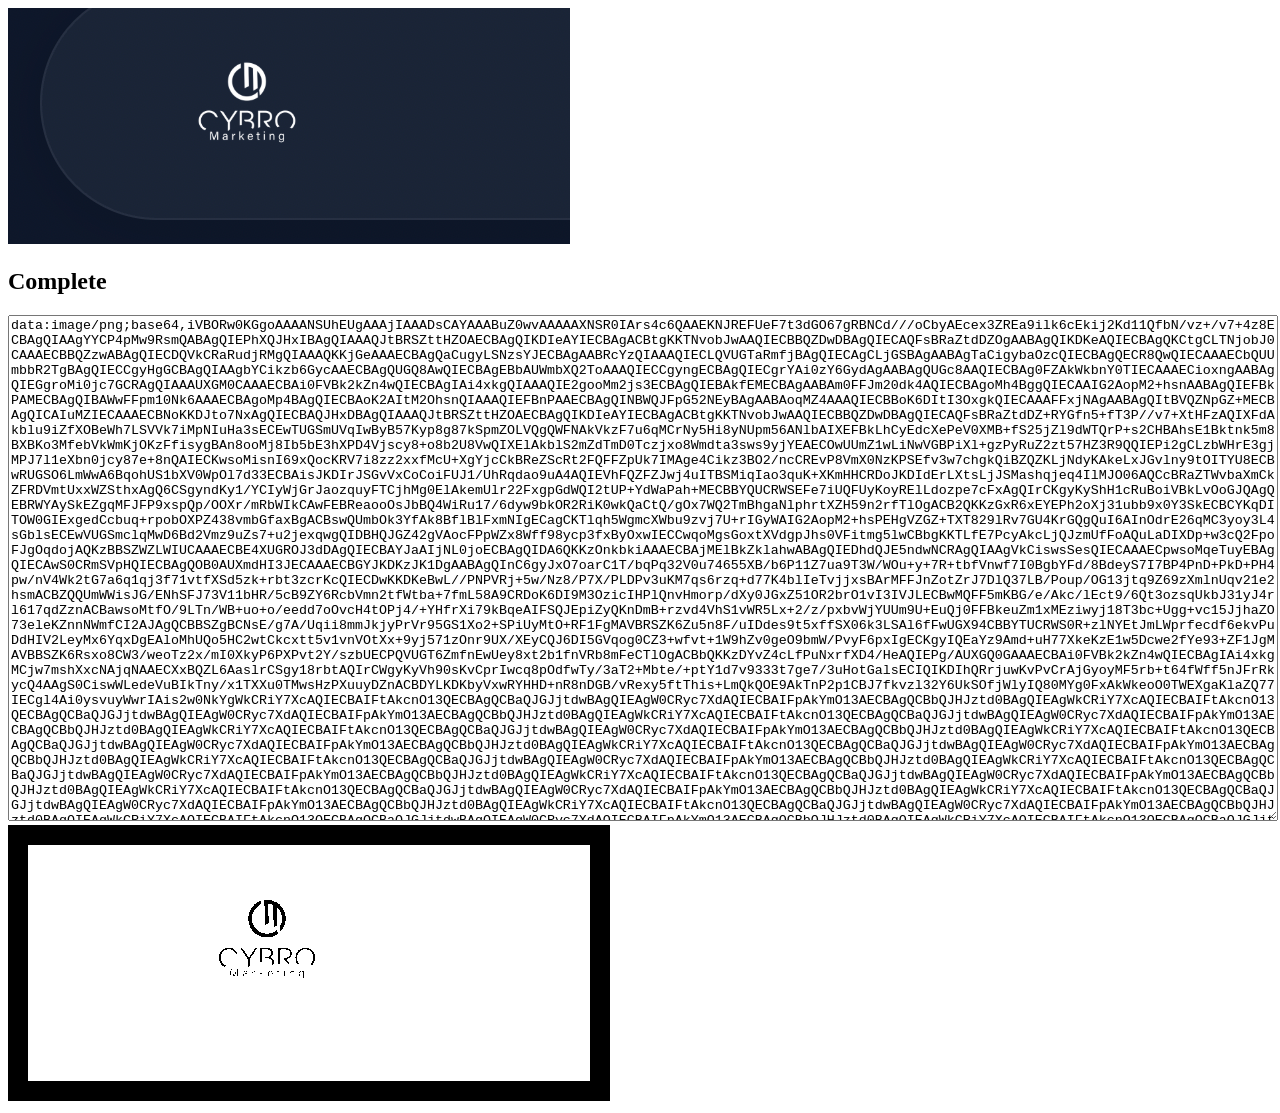
<file: logo_processor.html>
<!DOCTYPE html>
<html>

<body>
    <img id="logo" src="assets/images/logo_final.png" onload="process()">
    <h2 id="status">Loading...</h2>
    <textarea id="output" style="width:100%; height:500px;"></textarea>

    <script>
        async function process() {
            const img = document.getElementById('logo');
            const canvas = document.createElement('canvas');
            canvas.width = img.width;
            canvas.height = img.height;

            const ctx = canvas.getContext('2d');
            ctx.drawImage(img, 0, 0);

            const imageData = ctx.getImageData(0, 0, canvas.width, canvas.height);
            const data = imageData.data;

            // Simple Thresholding for White Background Removal
            // If pixel is very bright (part of background), make transparent.
            // If pixel is darker (logo), make it PURE WHITE and OPAQUE.

            for (let i = 0; i < data.length; i += 4) {
                const r = data[i];
                const g = data[i + 1];
                const b = data[i + 2];
                const a = data[i + 3];

                // Luminance calculation
                const brightness = (r + g + b) / 3;

                if (brightness > 200) {
                    // White background OR very light artifact -> Transparent
                    data[i + 3] = 0; // Alpha
                } else {
                    // Darker part (Logo text/icon) -> Make Pure White
                    data[i] = 255;   // R
                    data[i + 1] = 255; // G
                    data[i + 2] = 255; // B
                    data[i + 3] = 255; // Alpha
                }
            }

            ctx.putImageData(imageData, 0, 0);

            // Convert to Base64
            const dataURL = canvas.toDataURL('image/png');
            document.getElementById('output').value = dataURL;
            document.getElementById('status').innerText = 'Complete';

            // Also display it on page for visual check
            const newImg = new Image();
            newImg.src = dataURL;
            newImg.style.background = 'black'; // Show against black
            newImg.style.padding = '20px';
            document.body.appendChild(newImg);
        }
    </script>
</body>

</html>
</file>
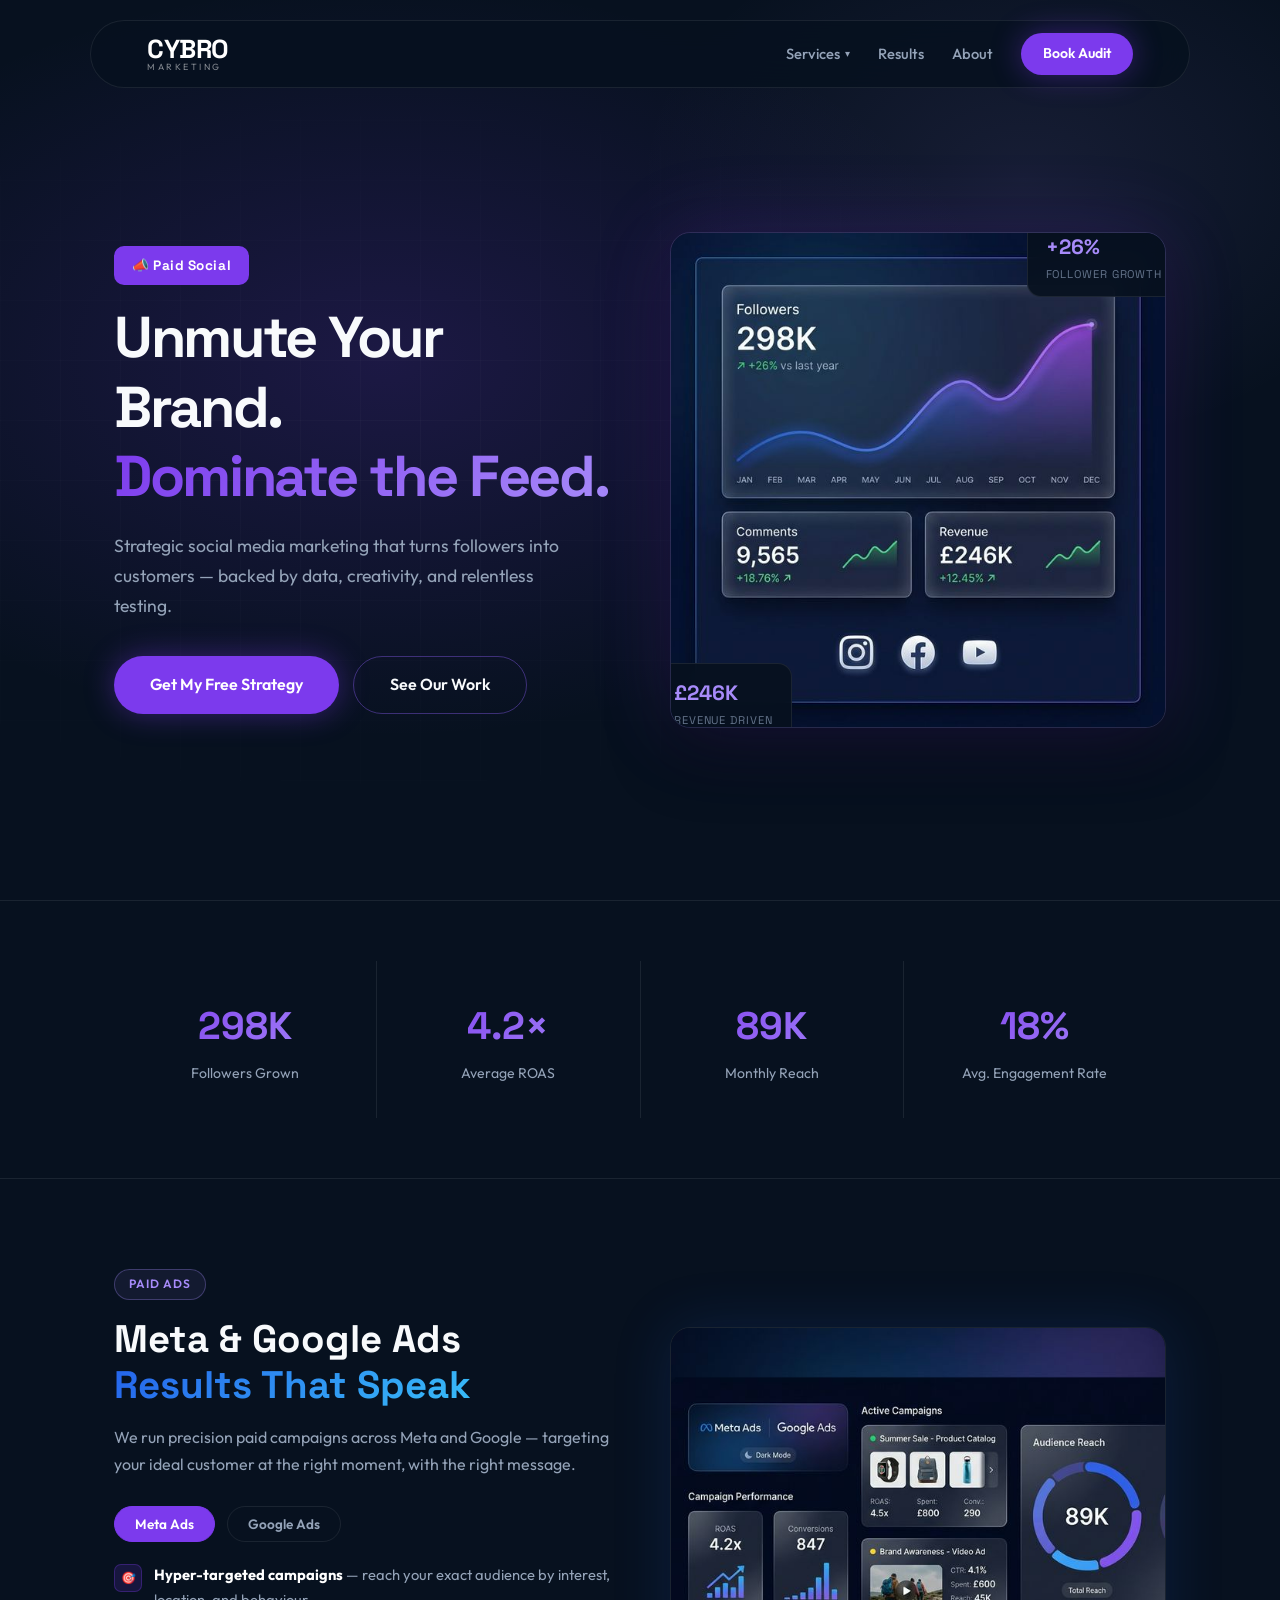
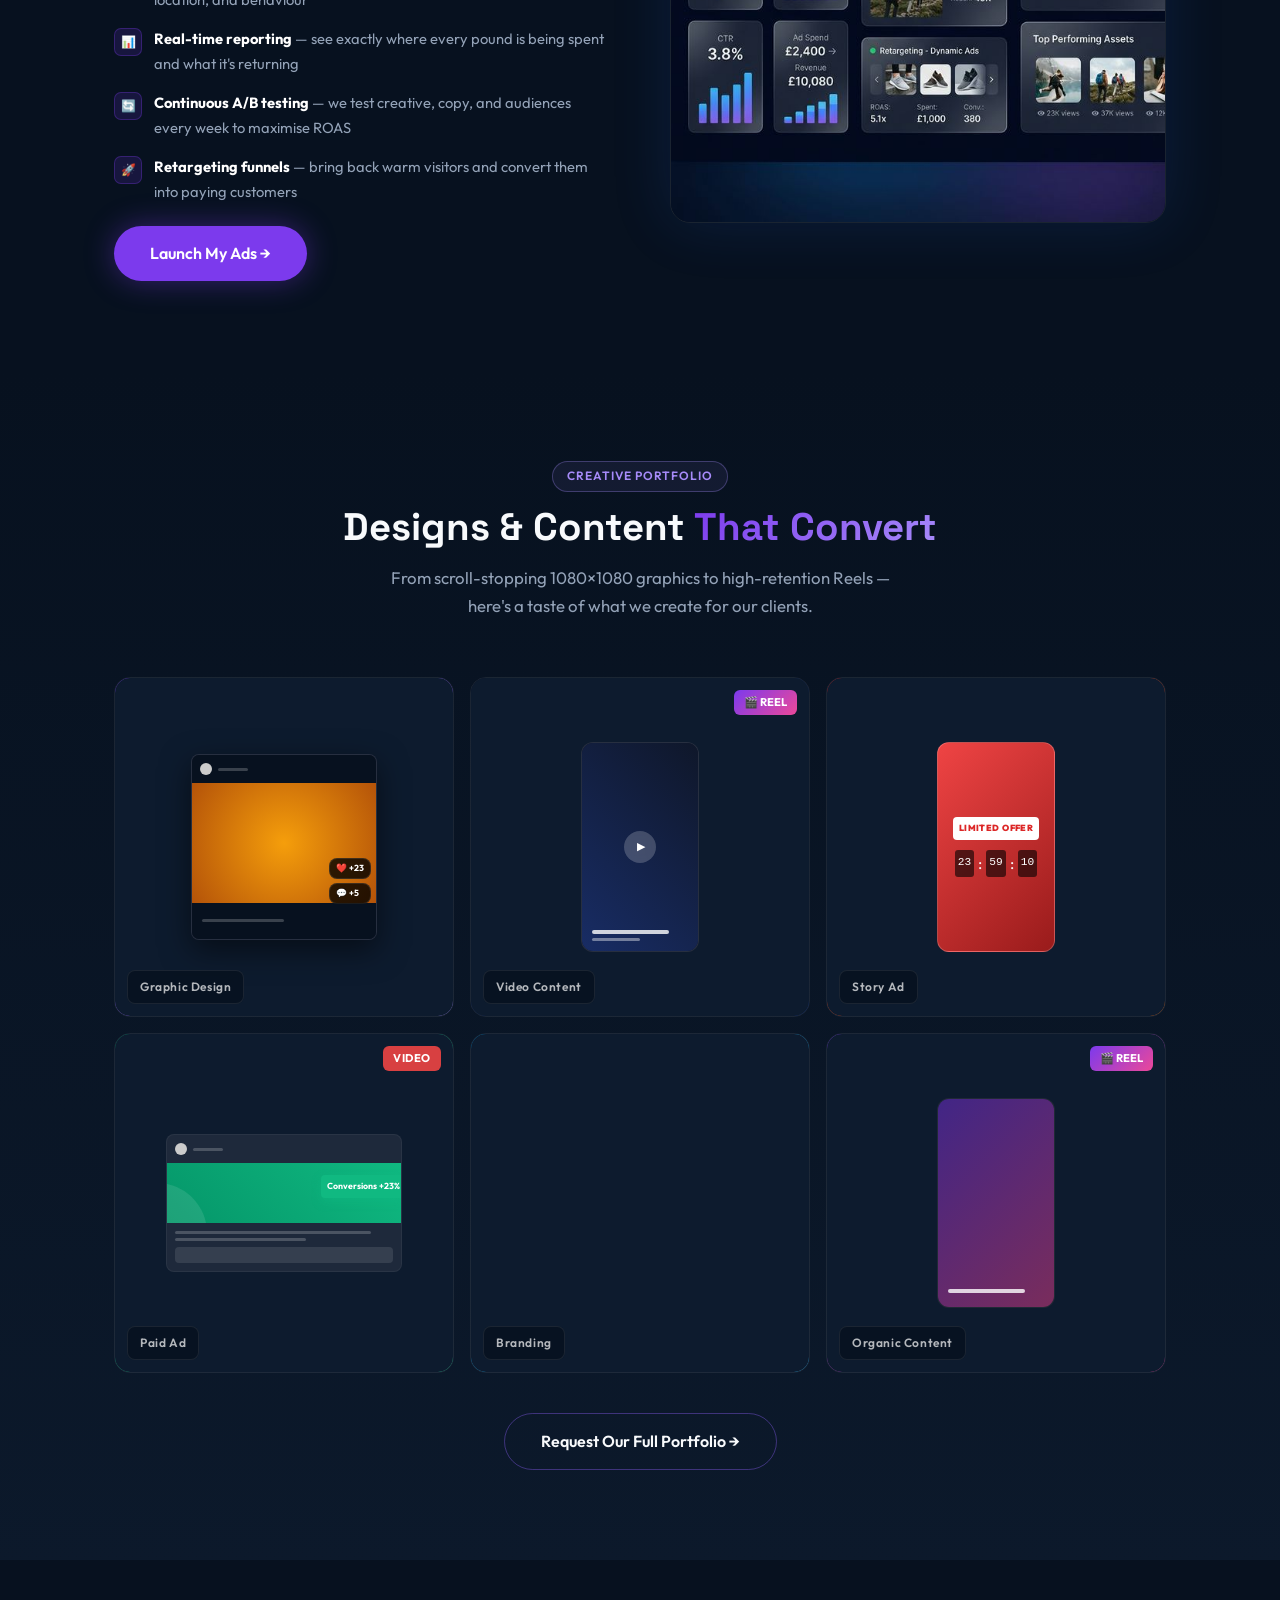
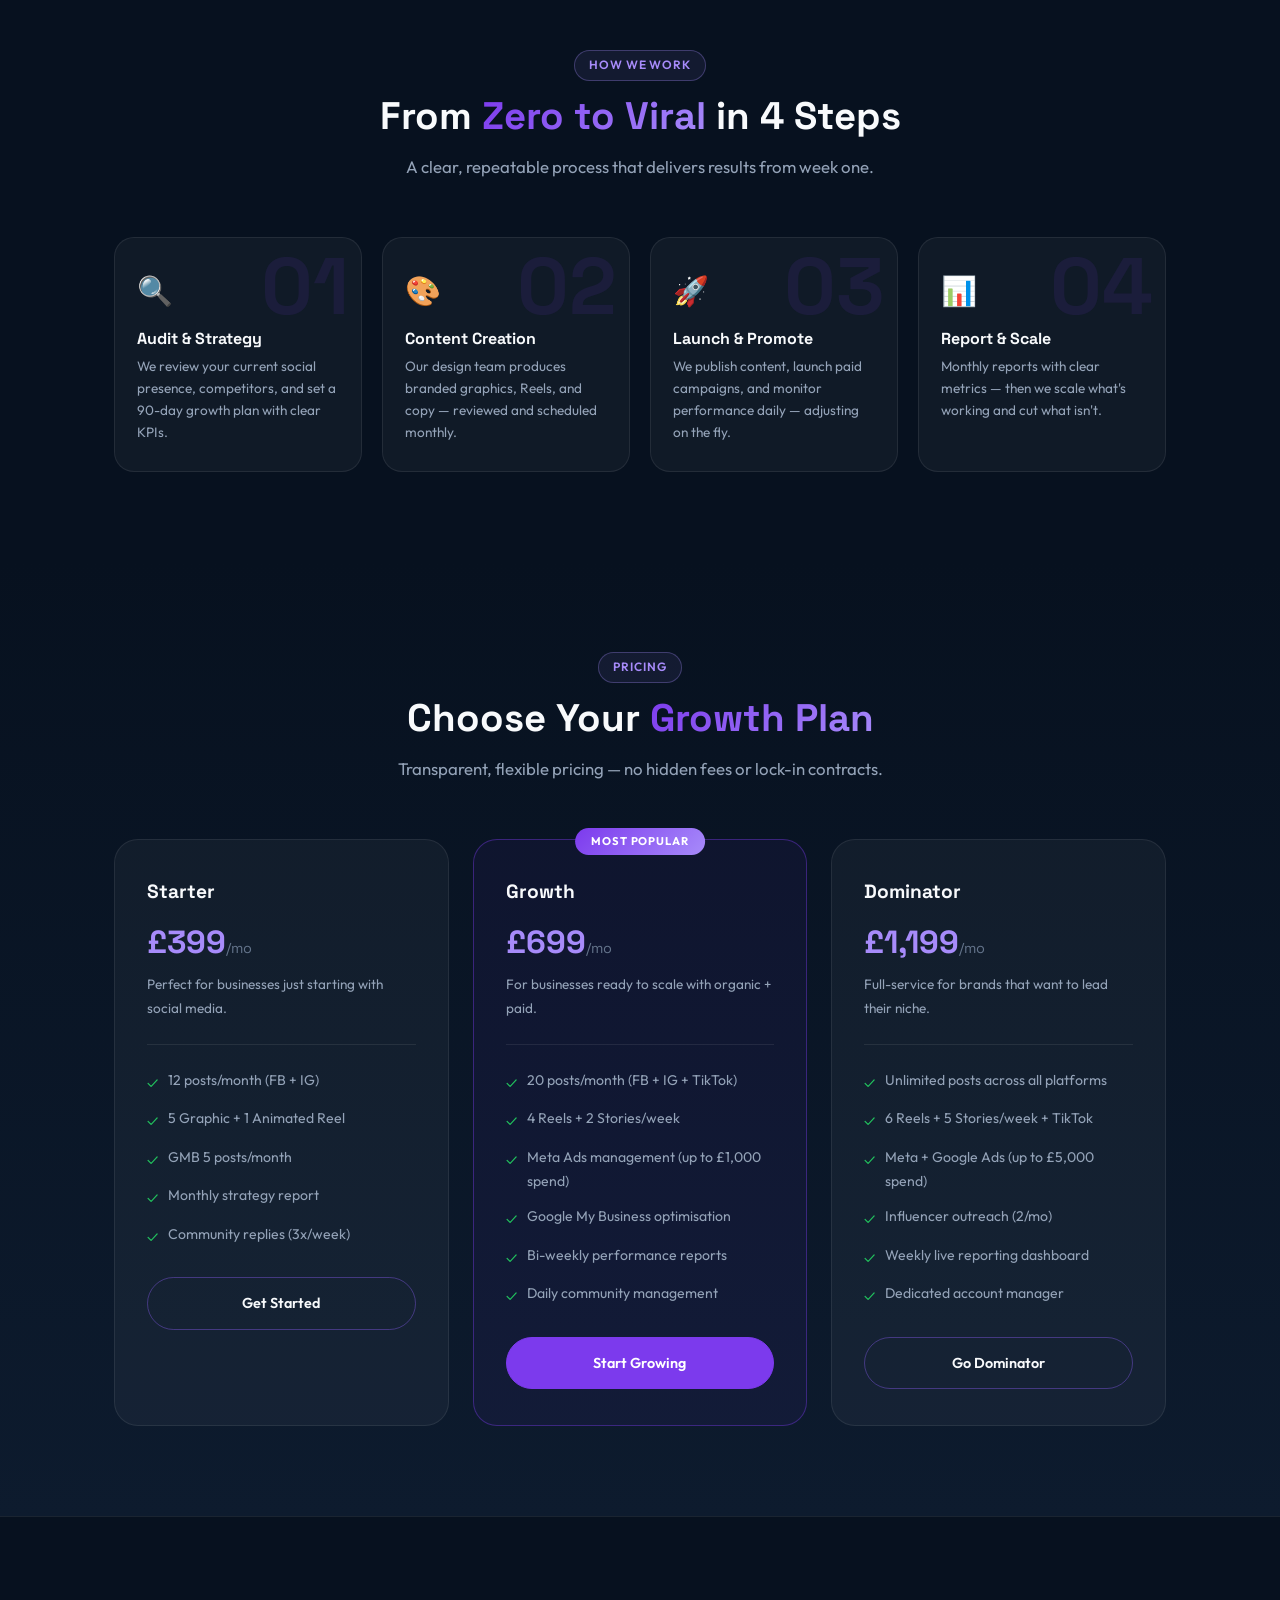
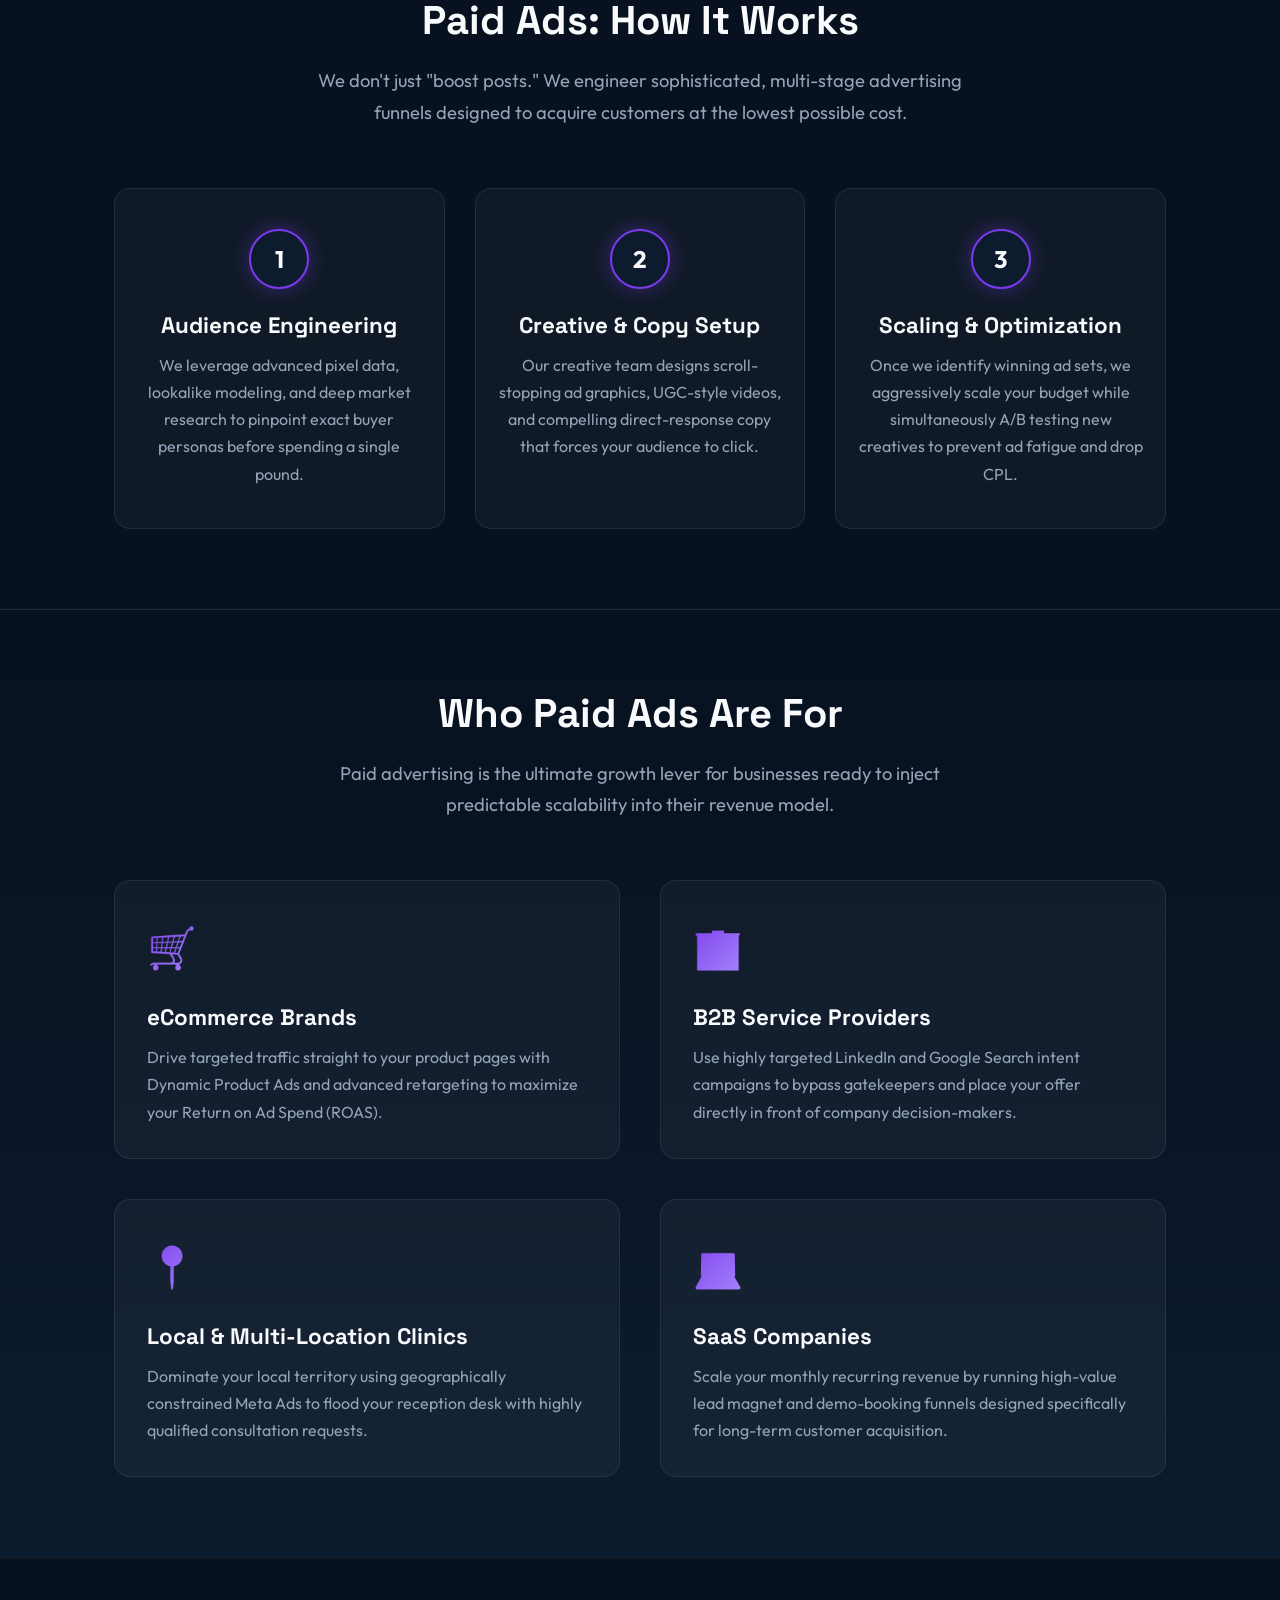
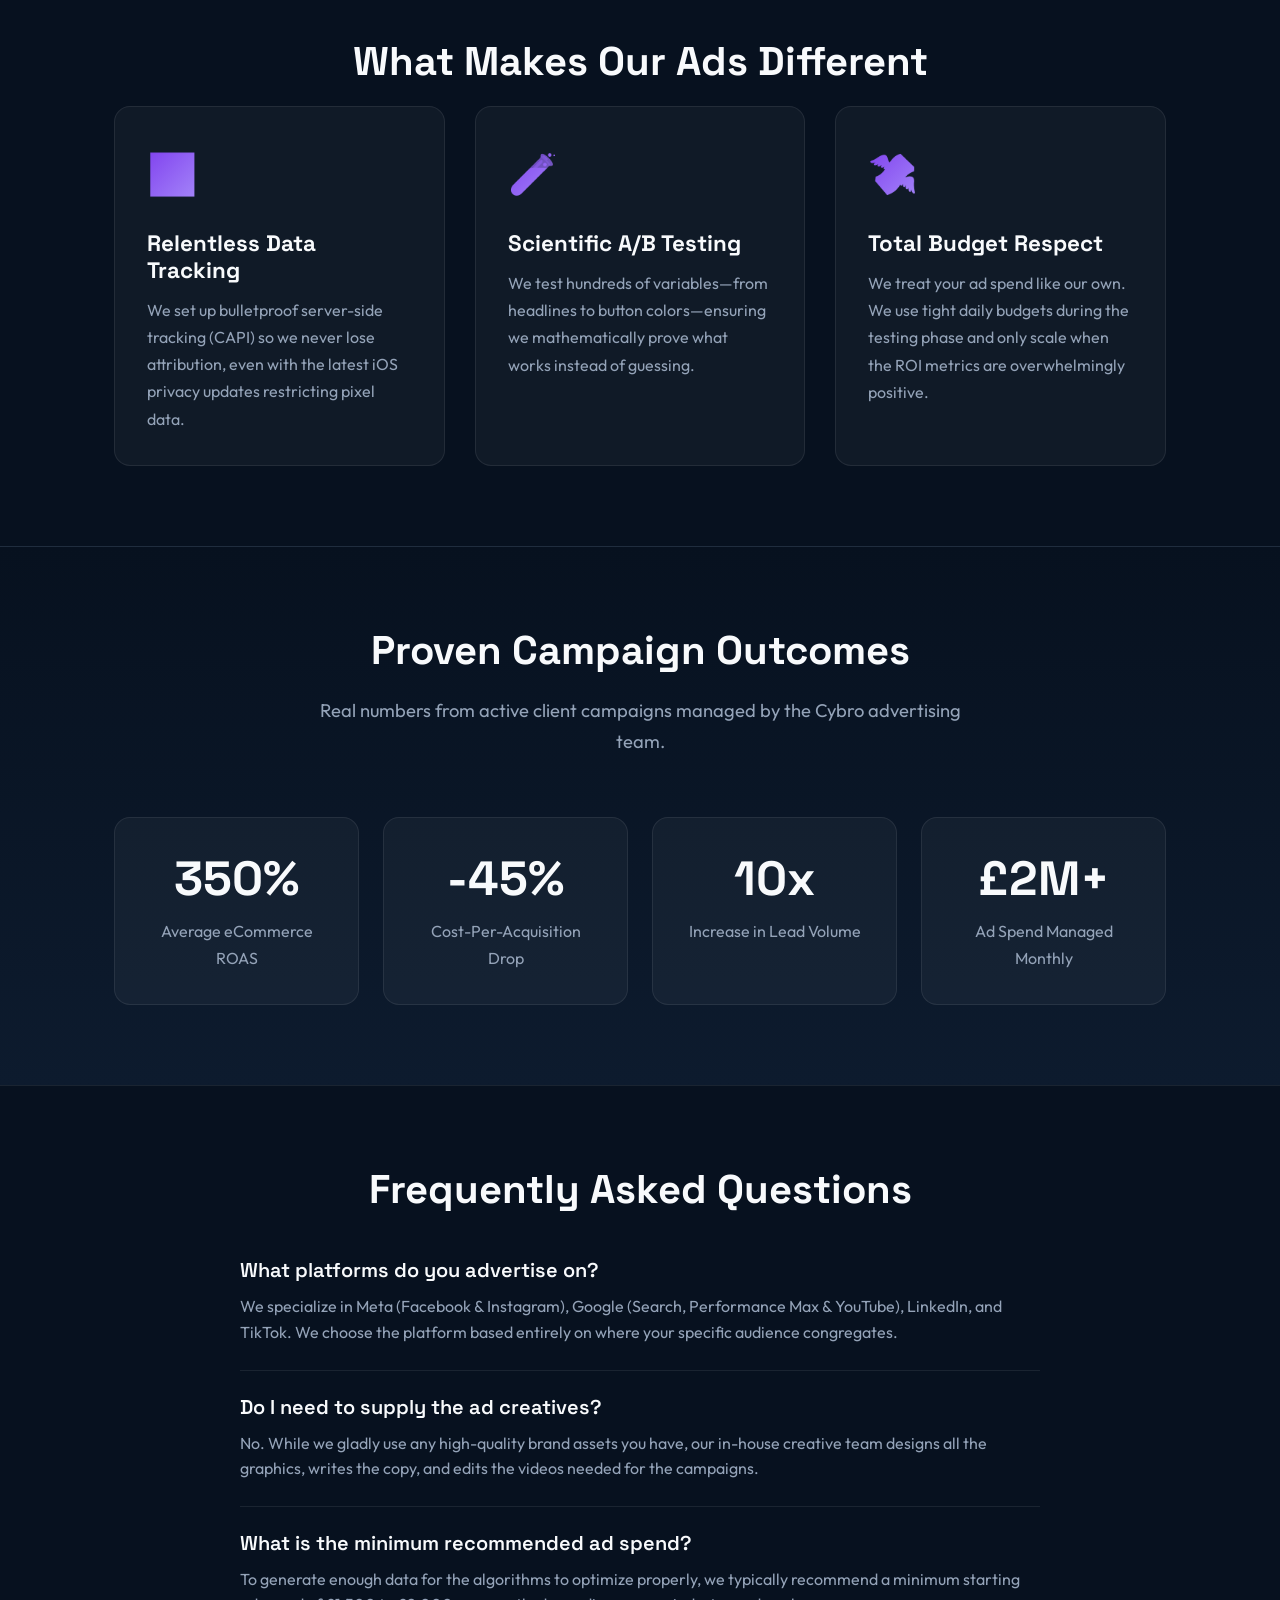
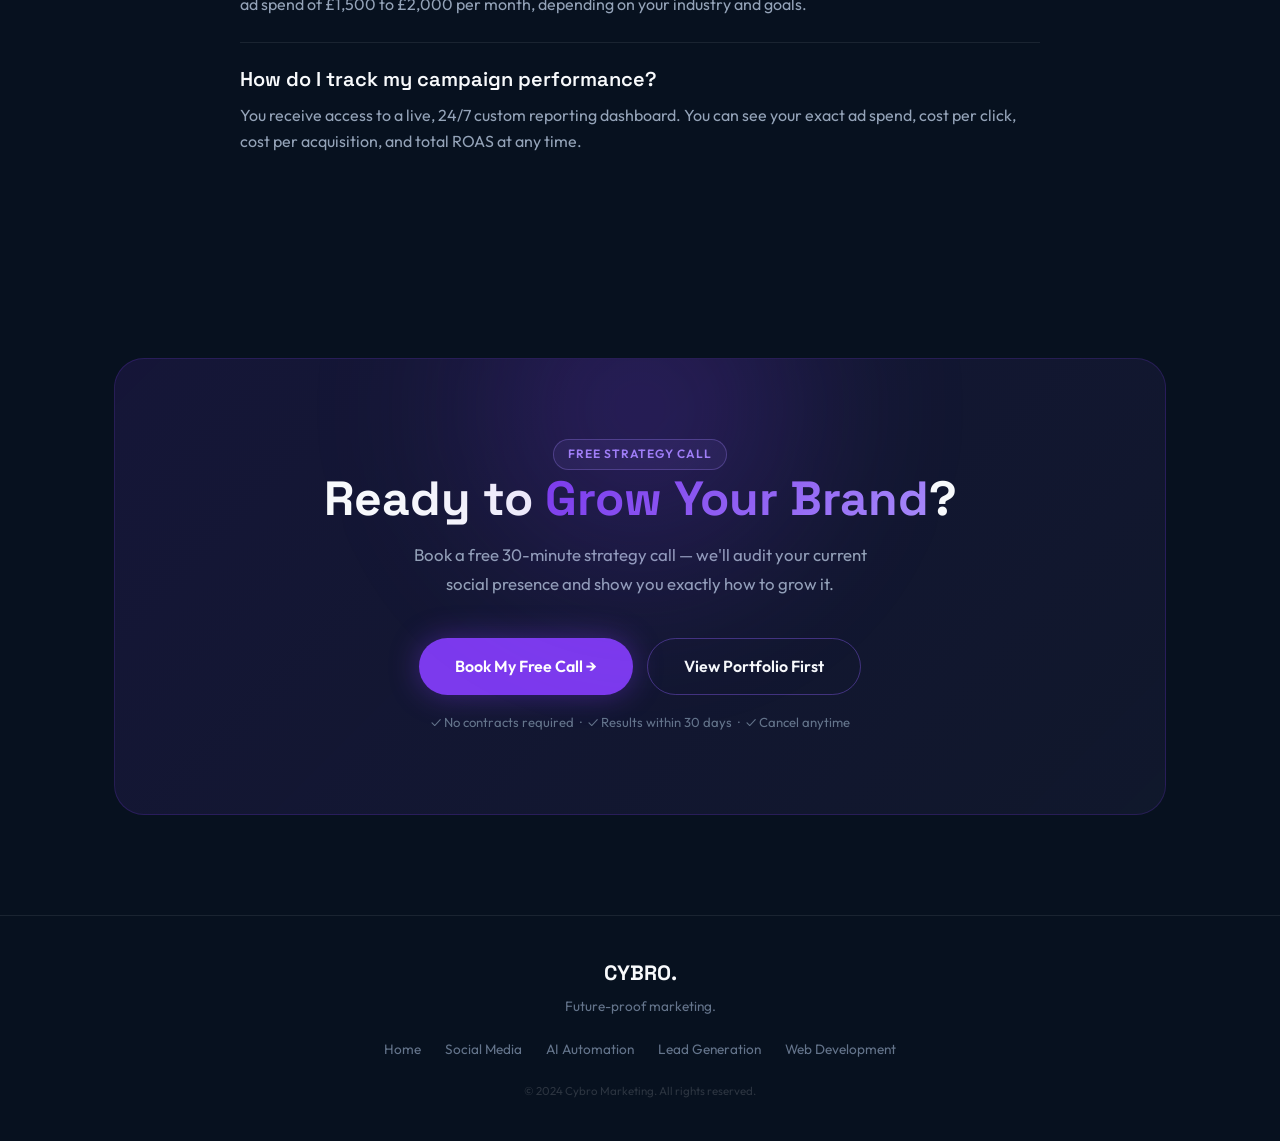
<file: social-media.html>
<!DOCTYPE html>
<html lang="en">

<head>
    <meta charset="UTF-8">
    <meta name="viewport" content="width=device-width, initial-scale=1.0">
    <title>Social Media Marketing | Cybro Marketing</title>
    <meta name="description"
        content="Grow your brand with Cybro Marketing's social media services — content creation, paid ads, community management and real measurable results.">
    <meta name="keywords"
        content="social media marketing, paid social media, Facebook ads, Instagram ads, content creation, social media management, UK">
    <meta name="robots" content="index, follow">
    <link rel="canonical" href="https://cybromarketing.com/social-media.html">
    <meta property="og:type" content="website">
    <meta property="og:title" content="Social Media Marketing | Cybro Marketing">
    <meta property="og:description"
        content="Real results from social media — followers, engagement, and revenue that grow month over month.">
    <link rel="preconnect" href="https://fonts.googleapis.com">
    <link rel="preconnect" href="https://fonts.gstatic.com" crossorigin>
    <link
        href="https://fonts.googleapis.com/css2?family=Outfit:wght@300;400;500;600;700&family=Space+Grotesk:wght@400;500;600;700;800&display=swap"
        rel="stylesheet">
    <style>
        :root {
            --bg: #07111f;
            --bg-2: #0d1b2e;
            --bg-card: rgba(255, 255, 255, 0.04);
            --border: rgba(255, 255, 255, 0.08);
            --border-h: rgba(139, 92, 246, 0.4);
            --primary: #7c3aed;
            --primary-g: rgba(124, 58, 237, 0.4);
            --accent: #a78bfa;
            --accent-g: rgba(167, 139, 250, 0.25);
            --blue: #2563eb;
            --cyan: #38bdf8;
            --text: #f8fafc;
            --muted: #94a3b8;
            --dim: #64748b;
            --grad: linear-gradient(135deg, #7c3aed 0%, #a78bfa 100%);
            --grad-b: linear-gradient(135deg, #2563eb 0%, #38bdf8 100%);
            --fh: 'Space Grotesk', sans-serif;
            --fb: 'Outfit', sans-serif;
            --ease: cubic-bezier(.4, 0, .2, 1);
        }

        *,
        *::before,
        *::after {
            margin: 0;
            padding: 0;
            box-sizing: border-box
        }

        html {
            scroll-behavior: smooth
        }

        body {
            background: var(--bg);
            color: var(--text);
            font-family: var(--fb);
            line-height: 1.7;
            overflow-x: hidden
        }

        h1,
        h2,
        h3,
        h4 {
            font-family: var(--fh);
            font-weight: 700;
            line-height: 1.2
        }

        a {
            text-decoration: none;
            color: inherit;
            transition: all .25s var(--ease)
        }

        ul {
            list-style: none
        }

        img {
            display: block;
            max-width: 100%
        }

        .container {
            max-width: 1100px;
            margin: 0 auto;
            padding: 0 24px
        }

        .grad-text {
            background: var(--grad);
            -webkit-background-clip: text;
            -webkit-text-fill-color: transparent;
            background-clip: text
        }

        .grad-text-b {
            background: var(--grad-b);
            -webkit-background-clip: text;
            -webkit-text-fill-color: transparent;
            background-clip: text
        }

        .tag {
            display: inline-block;
            font-size: .75rem;
            font-weight: 600;
            letter-spacing: .08em;
            text-transform: uppercase;
            color: var(--accent);
            padding: 4px 14px;
            border: 1px solid rgba(167, 139, 250, .3);
            border-radius: 30px;
            background: rgba(167, 139, 250, .08)
        }

        .section {
            padding: 90px 0
        }

        .section-hd {
            text-align: center;
            margin-bottom: 56px
        }

        .section-hd h2 {
            font-size: clamp(1.9rem, 3vw, 2.8rem);
            margin: 12px 0 14px
        }

        .section-hd p {
            color: var(--muted);
            font-size: 1.05rem;
            max-width: 540px;
            margin: 0 auto
        }

        /* BUTTONS */
        .btn {
            display: inline-flex;
            align-items: center;
            gap: 8px;
            padding: 14px 36px;
            border-radius: 50px;
            font-size: 1rem;
            font-weight: 600;
            font-family: var(--fb);
            cursor: pointer;
            border: none;
            transition: all .25s var(--ease)
        }

        .btn-primary {
            background: var(--primary);
            color: #fff;
            box-shadow: 0 0 30px var(--primary-g)
        }

        .btn-primary:hover {
            transform: translateY(-2px);
            box-shadow: 0 0 50px var(--primary-g)
        }

        .btn-outline {
            background: transparent;
            color: var(--text);
            border: 1.5px solid var(--border-h)
        }

        .btn-outline:hover {
            background: rgba(167, 139, 250, .1);
            border-color: var(--accent)
        }

        .btn-sm {
            padding: 9px 22px;
            font-size: .88rem
        }

        /* NAV */
        .nav-wrap {
            position: fixed;
            top: 20px;
            width: 100%;
            z-index: 1000;
            display: flex;
            justify-content: center
        }

        .navbar {
            width: 90%;
            max-width: 1100px;
            padding: 12px 32px;
            border-radius: 100px;
            background: rgba(7, 17, 31, .85);
            backdrop-filter: blur(20px);
            border: 1px solid var(--border)
        }

        .nav-inner {
            display: flex;
            justify-content: space-between;
            align-items: center
        }

        .logo-mark {
            display: flex;
            flex-direction: column;
            align-items: flex-start;
            line-height: 1
        }

        .logo-mark .lg {
            font-family: var(--fh);
            font-weight: 800;
            font-size: 26px;
            color: #fff;
            letter-spacing: -.5px
        }

        .logo-mark .sm {
            font-family: var(--fb);
            font-size: 9px;
            color: rgba(255, 255, 255, .5);
            letter-spacing: 2.5px;
            text-transform: uppercase
        }

        .nav-links {
            display: flex;
            gap: 28px;
            align-items: center
        }

        .nav-links>li>a:not(.btn) {
            color: var(--muted);
            font-size: .92rem;
            font-weight: 500
        }

        .nav-links>li>a:not(.btn):hover {
            color: #fff
        }

        .nav-item {
            position: relative;
            display: flex;
            align-items: center
        }

        .drop-btn {
            color: var(--muted);
            font-size: .92rem;
            font-weight: 500;
            background: none;
            border: none;
            font-family: var(--fb);
            cursor: pointer;
            display: flex;
            align-items: center;
            gap: 5px;
            transition: color .2s;
            padding: 6px 0
        }

        .drop-btn .ch {
            font-size: .65rem;
            transition: transform .3s var(--ease);
            display: inline-block
        }

        .drop-btn.open {
            color: #fff
        }

        .drop-btn.open .ch {
            transform: rotate(180deg)
        }

        .drop-menu {
            position: absolute;
            top: calc(100% + 14px);
            left: 50%;
            transform: translateX(-50%) translateY(-8px);
            background: rgba(7, 17, 31, .98);
            border: 1px solid var(--border);
            border-radius: 16px;
            padding: 8px;
            min-width: 210px;
            z-index: 2000;
            box-shadow: 0 20px 60px rgba(0, 0, 0, .6);
            opacity: 0;
            visibility: hidden;
            transition: opacity .25s var(--ease), transform .25s var(--ease), visibility 0s .25s
        }

        .drop-menu.open {
            opacity: 1;
            visibility: visible;
            transform: translateX(-50%) translateY(0);
            transition: opacity .25s var(--ease), transform .25s var(--ease), visibility 0s
        }

        .drop-menu a {
            display: flex;
            align-items: center;
            gap: 10px;
            padding: 11px 14px;
            border-radius: 10px;
            color: var(--muted);
            font-size: .88rem;
            font-weight: 500
        }

        .drop-menu a:hover,
        .drop-menu a.active {
            background: rgba(124, 58, 237, .15);
            color: #fff
        }

        .d-ico {
            width: 30px;
            height: 30px;
            border-radius: 8px;
            background: rgba(124, 58, 237, .2);
            display: flex;
            align-items: center;
            justify-content: center;
            font-size: 13px;
            flex-shrink: 0
        }

        .hamburger {
            display: none;
            flex-direction: column;
            gap: 6px;
            cursor: pointer;
            background: none;
            border: none;
            padding: 4px
        }

        .hamburger span {
            width: 22px;
            height: 2px;
            background: #fff;
            border-radius: 2px;
            transition: all .3s var(--ease)
        }

        /* HERO */
        .hero {
            min-height: 100vh;
            display: flex;
            align-items: center;
            padding: 140px 0 80px;
            position: relative;
            overflow: hidden
        }

        .hero-bg {
            position: absolute;
            inset: 0;
            background: radial-gradient(ellipse 70% 60% at 30% 40%, rgba(124, 58, 237, .18) 0%, transparent 70%), radial-gradient(ellipse 50% 50% at 80% 20%, rgba(167, 139, 250, .1) 0%, transparent 60%)
        }

        .hero-grid {
            position: absolute;
            inset: 0;
            background-image: linear-gradient(rgba(255, 255, 255, .025) 1px, transparent 1px), linear-gradient(90deg, rgba(255, 255, 255, .025) 1px, transparent 1px);
            background-size: 60px 60px;
            mask-image: radial-gradient(ellipse at 30% 50%, black 0%, transparent 70%)
        }

        .hero-inner {
            display: grid;
            grid-template-columns: 1fr 1fr;
            gap: 60px;
            align-items: center;
            position: relative;
            z-index: 1
        }

        .hero-text .tag {
            margin-bottom: 18px
        }

        .hero-text h1 {
            font-size: clamp(2.4rem, 4.5vw, 3.8rem);
            letter-spacing: -.04em;
            margin-bottom: 20px
        }

        .hero-text p {
            color: var(--muted);
            font-size: 1.1rem;
            max-width: 460px;
            margin-bottom: 36px
        }

        .hero-cta {
            display: flex;
            gap: 14px;
            flex-wrap: wrap
        }

        /* Paid Social badge */
        .paid-badge {
            display: inline-flex;
            align-items: center;
            gap: 8px;
            background: var(--primary);
            color: #fff;
            font-family: var(--fh);
            font-weight: 700;
            font-size: .85rem;
            padding: 8px 18px;
            border-radius: 10px;
            margin-bottom: 18px;
            letter-spacing: .04em
        }

        /* DASHBOARD VISUAL */
        .hero-visual {
            position: relative
        }

        .dashboard-wrap {
            position: relative;
            border-radius: 20px;
            overflow: hidden;
            border: 1px solid rgba(167, 139, 250, .2);
            box-shadow: 0 0 80px rgba(124, 58, 237, .2), 0 30px 60px rgba(0, 0, 0, .4)
        }

        .dashboard-wrap img {
            width: 100%;
            display: block;
            border-radius: 20px
        }

        .dash-float {
            position: absolute;
            background: rgba(7, 17, 31, .9);
            border: 1px solid var(--border);
            border-radius: 14px;
            padding: 12px 18px;
            font-family: var(--fh);
            white-space: nowrap;
            backdrop-filter: blur(10px)
        }

        .dash-float .fv {
            font-size: 1.3rem;
            font-weight: 800;
            color: var(--accent)
        }

        .dash-float .fl {
            font-size: .7rem;
            color: var(--dim);
            text-transform: uppercase;
            letter-spacing: .08em
        }

        .df-1 {
            top: -16px;
            right: -16px
        }

        .df-2 {
            bottom: -16px;
            left: -16px
        }

        /* STATS ROW */
        .stats-section {
            padding: 60px 0;
            border-top: 1px solid var(--border);
            border-bottom: 1px solid var(--border)
        }

        .stats-grid {
            display: grid;
            grid-template-columns: repeat(4, 1fr);
            gap: 1px;
            background: var(--border)
        }

        .stat-card {
            background: var(--bg);
            padding: 32px 28px;
            text-align: center
        }

        .stat-card .sv {
            font-family: var(--fh);
            font-size: 2.4rem;
            font-weight: 800;
            background: var(--grad);
            -webkit-background-clip: text;
            -webkit-text-fill-color: transparent;
            background-clip: text
        }

        .stat-card .sl {
            color: var(--muted);
            font-size: .88rem;
            margin-top: 4px
        }

        /* ADS DASHBOARD */
        .ads-section {
            padding: 90px 0
        }

        .ads-inner {
            display: grid;
            grid-template-columns: 1fr 1fr;
            gap: 60px;
            align-items: center
        }

        .ads-text .tag {
            margin-bottom: 16px
        }

        .ads-text h2 {
            font-size: clamp(1.8rem, 3vw, 2.6rem);
            margin-bottom: 16px
        }

        .ads-text p {
            color: var(--muted);
            margin-bottom: 28px
        }

        .platform-tabs {
            display: flex;
            gap: 12px;
            margin-bottom: 20px
        }

        .ptab {
            padding: 8px 20px;
            border-radius: 30px;
            font-size: .85rem;
            font-weight: 600;
            cursor: pointer;
            border: 1px solid var(--border);
            color: var(--muted);
            transition: all .2s;
            background: none;
            font-family: var(--fb)
        }

        .ptab.active,
        .ptab:hover {
            background: var(--primary);
            border-color: var(--primary);
            color: #fff
        }

        .ads-bullets li {
            display: flex;
            align-items: flex-start;
            gap: 12px;
            margin-bottom: 14px
        }

        .ab-icon {
            width: 28px;
            height: 28px;
            border-radius: 7px;
            background: rgba(124, 58, 237, .15);
            border: 1px solid rgba(124, 58, 237, .3);
            display: flex;
            align-items: center;
            justify-content: center;
            font-size: 12px;
            flex-shrink: 0;
            margin-top: 2px
        }

        .ads-bullets li span {
            color: var(--muted);
            font-size: .92rem
        }

        .ads-visual {
            position: relative
        }

        .ads-visual img {
            border-radius: 20px;
            border: 1px solid rgba(255, 255, 255, .08);
            box-shadow: 0 0 60px rgba(37, 99, 235, .15)
        }

        /* PORTFOLIO SHOWCASE */
        .portfolio-section {
            padding: 90px 0;
            background: linear-gradient(180deg, var(--bg) 0%, rgba(13, 27, 46, .8) 100%)
        }

        .portfolio-grid {
            display: grid;
            grid-template-columns: repeat(3, 1fr);
            gap: 16px
        }

        .port-card {
            position: relative;
            border-radius: 16px;
            overflow: hidden;
            aspect-ratio: 1/1;
            border: 1px solid var(--border);
            cursor: pointer;
            transition: all .3s var(--ease)
        }

        .port-card:hover {
            transform: scale(1.03);
            border-color: var(--border-h);
            box-shadow: 0 0 40px rgba(124, 58, 237, .2)
        }

        .port-card-bg {
            width: 100%;
            height: 100%;
            display: flex;
            align-items: center;
            justify-content: center;
            position: relative
        }

        .port-card-overlay {
            position: absolute;
            inset: 0;
            background: rgba(7, 17, 31, .7);
            opacity: 0;
            transition: opacity .3s;
            display: flex;
            flex-direction: column;
            align-items: center;
            justify-content: center;
            gap: 8px;
            padding: 20px;
            text-align: center
        }

        .port-card:hover .port-card-overlay {
            opacity: 1
        }

        .pco-title {
            font-family: var(--fh);
            font-weight: 700;
            font-size: .95rem;
            color: #fff
        }

        .pco-sub {
            font-size: .8rem;
            color: var(--muted)
        }

        .play-badge {
            width: 48px;
            height: 48px;
            border-radius: 50%;
            background: rgba(255, 255, 255, .15);
            backdrop-filter: blur(10px);
            border: 2px solid rgba(255, 255, 255, .3);
            display: flex;
            align-items: center;
            justify-content: center;
            font-size: 1.2rem
        }

        /* Colour grid backgrounds — placeholder for real designs */
        .pc-1 {
            background: linear-gradient(135deg, #7c3aed, #a78bfa)
        }

        .pc-2 {
            background: linear-gradient(135deg, #0f172a, #1e3a5f)
        }

        .pc-3 {
            background: linear-gradient(135deg, #dc2626, #f97316)
        }

        .pc-4 {
            background: linear-gradient(135deg, #059669, #34d399)
        }

        .pc-5 {
            background: linear-gradient(135deg, #0284c7, #38bdf8)
        }

        .pc-6 {
            background: linear-gradient(135deg, #7c3aed, #ec4899)
        }

        .port-label {
            position: absolute;
            bottom: 12px;
            left: 12px;
            background: rgba(7, 17, 31, .8);
            border: 1px solid var(--border);
            border-radius: 8px;
            padding: 6px 12px;
            font-size: .75rem;
            font-weight: 600;
            letter-spacing: .05em;
            color: rgba(255, 255, 255, .7);
            backdrop-filter: blur(8px)
        }

        .port-type-video {
            position: absolute;
            top: 12px;
            right: 12px;
            background: rgba(239, 68, 68, .9);
            border-radius: 6px;
            padding: 3px 10px;
            font-size: .7rem;
            font-weight: 700;
            color: #fff;
            letter-spacing: .05em
        }

        .port-type-reel {
            position: absolute;
            top: 12px;
            right: 12px;
            background: linear-gradient(135deg, #7c3aed, #ec4899);
            border-radius: 6px;
            padding: 3px 10px;
            font-size: .7rem;
            font-weight: 700;
            color: #fff
        }

        /* Inner content for design cards */
        .port-inner-text {
            text-align: center;
            padding: 20px
        }

        .port-inner-text h4 {
            font-family: var(--fh);
            font-size: 1.1rem;
            color: #fff;
            margin-bottom: 6px
        }

        .port-inner-text p {
            font-size: .8rem;
            color: rgba(255, 255, 255, .6)
        }

        .port-inner-icon {
            font-size: 3rem;
            margin-bottom: 12px
        }

        /* --- NEW PORTFOLIO MOCKUPS --- */
        .mockup-wrapper {
            width: 100%;
            height: 100%;
            display: flex;
            align-items: center;
            justify-content: center;
            position: relative;
            overflow: hidden;
            background: var(--bg-2);
        }

        /* 1. Restaurant Promo 1080x1080 */
        .mockup-square {
            width: 55%;
            aspect-ratio: 1/1;
            background: #0f172a;
            border-radius: 8px;
            border: 1px solid rgba(255, 255, 255, 0.1);
            position: relative;
            box-shadow: 0 10px 30px rgba(0, 0, 0, 0.5);
            display: flex;
            flex-direction: column;
            overflow: hidden;
            transition: transform 0.4s ease;
        }

        .port-card:hover .mockup-square {
            transform: scale(1.05);
            box-shadow: 0 0 30px rgba(124, 58, 237, 0.4);
        }

        .mockup-sq-img {
            flex: 1;
            background: radial-gradient(circle at center, #f59e0b 0%, #b45309 100%);
            position: relative;
        }

        .mockup-sq-ui {
            height: 28px;
            background: #07111f;
            display: flex;
            align-items: center;
            padding: 0 8px;
            gap: 6px;
        }

        .mockup-avatar {
            width: 12px;
            height: 12px;
            border-radius: 50%;
            background: #ccc;
        }

        .mockup-line {
            height: 3px;
            border-radius: 2px;
            background: rgba(255, 255, 255, 0.2);
            width: 30px;
        }

        .mockup-engagement {
            position: absolute;
            bottom: 35px;
            right: 5px;
            display: flex;
            flex-direction: column;
            gap: 4px;
        }

        .mockup-bubble {
            background: rgba(0, 0, 0, 0.8);
            color: white;
            font-size: 0.55rem;
            padding: 2px 6px;
            border-radius: 8px;
            border: 1px solid rgba(255, 255, 255, 0.1);
            animation: floatUp 3s infinite ease-in-out alternate;
            font-weight: bold;
        }

        .mockup-bubble:nth-child(2) {
            animation-delay: 1.5s;
        }

        /* 2. Brand Reel 1080x1920 */
        .mockup-vertical {
            width: 35%;
            aspect-ratio: 9/16;
            background: #0f172a;
            border-radius: 12px;
            border: 1px solid rgba(255, 255, 255, 0.1);
            position: relative;
            overflow: hidden;
        }

        .mockup-vert-bg {
            position: absolute;
            inset: 0;
            background: linear-gradient(180deg, transparent 50%, rgba(0, 0, 0, 0.9) 100%), linear-gradient(45deg, #1e3a8a, #0f172a);
            background-size: 100% 200%;
            animation: bgScroll 4s linear infinite alternate;
        }

        .mockup-play {
            position: absolute;
            top: 50%;
            left: 50%;
            transform: translate(-50%, -50%);
            width: 32px;
            height: 32px;
            border-radius: 50%;
            background: rgba(255, 255, 255, 0.2);
            display: flex;
            align-items: center;
            justify-content: center;
            backdrop-filter: blur(4px);
            animation: playPulse 2s infinite ease-in-out;
        }

        .mockup-play::after {
            content: "▶";
            color: white;
            font-size: 0.7rem;
            margin-left: 2px;
        }

        .mockup-vert-ui {
            position: absolute;
            bottom: 10px;
            left: 10px;
            right: 10px;
        }

        .mockup-vert-text {
            width: 80%;
            height: 4px;
            background: rgba(255, 255, 255, 0.8);
            border-radius: 2px;
            margin-bottom: 4px;
        }

        .mockup-vert-sub {
            width: 50%;
            height: 3px;
            background: rgba(255, 255, 255, 0.4);
            border-radius: 2px;
        }

        /* 3. Flash Sale */
        .mockup-story {
            width: 35%;
            aspect-ratio: 9/16;
            background: linear-gradient(135deg, #ef4444, #991b1b);
            border-radius: 12px;
            border: 1px solid rgba(255, 255, 255, 0.2);
            position: relative;
            display: flex;
            flex-direction: column;
            align-items: center;
            justify-content: center;
            overflow: hidden;
        }

        .flash-badge {
            background: white;
            color: #dc2626;
            font-weight: 900;
            font-size: 0.55rem;
            padding: 4px 6px;
            border-radius: 4px;
            margin-bottom: 10px;
            animation: flashBlink 2s infinite;
            letter-spacing: 0.05em;
        }

        .mockup-timer {
            display: flex;
            gap: 4px;
        }

        .timer-box {
            background: rgba(0, 0, 0, 0.6);
            color: white;
            font-family: monospace;
            font-size: 0.7rem;
            padding: 3px;
            border-radius: 3px;
        }

        /* 4. Ad Creative */
        .mockup-ad {
            width: 70%;
            background: #1e293b;
            border-radius: 8px;
            border: 1px solid rgba(255, 255, 255, 0.05);
            overflow: hidden;
            position: relative;
        }

        .mockup-ad-header {
            padding: 8px;
            display: flex;
            align-items: center;
            gap: 6px;
        }

        .mockup-ad-img {
            height: 60px;
            background: linear-gradient(45deg, #059669, #10b981);
            position: relative;
            overflow: hidden;
        }

        .mockup-ad-img::after {
            content: "";
            position: absolute;
            bottom: -10px;
            left: -10px;
            width: 50px;
            height: 50px;
            border-top-right-radius: 100%;
            background: rgba(255, 255, 255, 0.1);
        }

        .mockup-ad-text {
            padding: 8px;
        }

        .mockup-ad-text .mockup-line {
            width: 90%;
            margin-bottom: 4px;
        }

        .mockup-ad-btn {
            width: 100%;
            height: 16px;
            background: rgba(255, 255, 255, 0.1);
            border-radius: 4px;
            margin-top: 6px;
        }

        .ad-metric-badge {
            position: absolute;
            top: 40px;
            right: -5px;
            background: #10b981;
            color: white;
            font-size: 0.55rem;
            font-weight: bold;
            padding: 4px 6px;
            border-radius: 4px;
            box-shadow: 0 4px 10px rgba(16, 185, 129, 0.4);
            animation: riseMetric 3s infinite alternate ease-in-out;
        }

        /* 5. Brand Identity */
        .mockup-brand {
            width: 100%;
            height: 100%;
            position: relative;
        }

        .brand-asset {
            position: absolute;
            border-radius: 6px;
            border: 1px solid rgba(255, 255, 255, 0.1);
            background: linear-gradient(135deg, #0284c7, #38bdf8);
            box-shadow: 0 5px 15px rgba(0, 0, 0, 0.4);
            opacity: 0;
        }

        .asset-bizcard {
            width: 70px;
            height: 40px;
            top: 35%;
            left: 15%;
            animation: brandFade1 4s infinite alternate;
        }

        .asset-profile {
            width: 44px;
            height: 44px;
            border-radius: 50%;
            top: 25%;
            right: 20%;
            background: #0f172a;
            border: 3px solid #38bdf8;
            animation: brandFade2 4s infinite alternate;
        }

        .asset-banner {
            width: 100px;
            height: 35px;
            bottom: 25%;
            left: 50%;
            transform: translateX(-50%);
            animation: brandFade3 4s infinite alternate;
        }

        /* 6. Viral Reel */
        .mockup-viral {
            width: 35%;
            aspect-ratio: 9/16;
            background: #07111f;
            border-radius: 12px;
            border: 1px solid rgba(255, 255, 255, 0.1);
            position: relative;
            overflow: hidden;
        }

        .viral-bg {
            position: absolute;
            inset: 0;
            background: linear-gradient(135deg, #7c3aed, #ec4899);
            opacity: 0.5;
            animation: bgPulse 3s infinite alternate;
        }

        .viral-bubbles {
            position: absolute;
            right: 5px;
            bottom: 25px;
            display: flex;
            flex-direction: column;
            gap: 4px;
        }

        .v-bubble {
            width: 18px;
            height: 18px;
            background: #ec4899;
            border-radius: 50%;
            display: flex;
            align-items: center;
            justify-content: center;
            font-size: 0.5rem;
            animation: floatBubble 2s infinite ease-in;
            opacity: 0;
        }

        .v-bubble:nth-child(1) {
            animation-delay: 0s;
        }

        .v-bubble:nth-child(2) {
            animation-delay: 0.6s;
        }

        .v-bubble:nth-child(3) {
            animation-delay: 1.2s;
        }

        /* Portfolio CSS Keyframes */
        @keyframes floatUp {
            0% {
                transform: translateY(0);
            }

            100% {
                transform: translateY(-8px);
            }
        }

        @keyframes bgScroll {
            0% {
                background-position: 0% 0%;
            }

            100% {
                background-position: 0% 100%;
            }
        }

        @keyframes playPulse {

            0%,
            100% {
                transform: translate(-50%, -50%) scale(1);
                box-shadow: 0 0 0 0 rgba(255, 255, 255, 0.3);
            }

            50% {
                transform: translate(-50%, -50%) scale(1.1);
                box-shadow: 0 0 0 8px rgba(255, 255, 255, 0);
            }
        }

        @keyframes flashBlink {

            0%,
            100% {
                opacity: 1;
                transform: scale(1);
            }

            50% {
                opacity: 0.5;
                transform: scale(0.95);
            }
        }

        @keyframes riseMetric {
            0% {
                transform: translateY(10px);
                opacity: 0;
            }

            20% {
                opacity: 1;
            }

            100% {
                transform: translateY(-15px);
                opacity: 1;
            }
        }

        @keyframes brandFade1 {

            0%,
            15% {
                opacity: 0;
                transform: translateY(10px) rotate(-15deg);
            }

            35%,
            100% {
                opacity: 1;
                transform: translateY(0) rotate(-10deg);
            }
        }

        @keyframes brandFade2 {

            0%,
            35% {
                opacity: 0;
                transform: translateY(10px) scale(0.8);
            }

            55%,
            100% {
                opacity: 1;
                transform: translateY(0) scale(1);
            }
        }

        @keyframes brandFade3 {

            0%,
            55% {
                opacity: 0;
                transform: translate(-50%, 10px);
            }

            75%,
            100% {
                opacity: 1;
                transform: translate(-50%, 0);
            }
        }

        @keyframes floatBubble {
            0% {
                transform: translateY(15px) scale(0.8);
                opacity: 0;
            }

            20% {
                opacity: 1;
            }

            100% {
                transform: translateY(-30px) scale(1.1);
                opacity: 0;
            }
        }

        @keyframes bgPulse {
            0% {
                opacity: 0.3;
            }

            100% {
                opacity: 0.7;
            }
        }

        /* PROCESS */
        .process-section {
            padding: 90px 0
        }

        .process-grid {
            display: grid;
            grid-template-columns: repeat(4, 1fr);
            gap: 20px
        }

        .process-card {
            background: var(--bg-card);
            border: 1px solid var(--border);
            border-radius: 20px;
            padding: 28px 22px;
            position: relative;
            overflow: hidden;
            transition: all .3s var(--ease)
        }

        .process-card:hover {
            border-color: var(--border-h);
            transform: translateY(-4px)
        }

        .step-bg {
            position: absolute;
            top: 8px;
            right: 12px;
            font-size: 5rem;
            font-weight: 800;
            font-family: var(--fh);
            color: rgba(124, 58, 237, .1);
            line-height: 1;
            user-select: none
        }

        .step-ico {
            font-size: 1.8rem;
            margin-bottom: 14px
        }

        .process-card h3 {
            font-size: 1rem;
            margin-bottom: 8px;
            font-weight: 700
        }

        .process-card p {
            color: var(--muted);
            font-size: .85rem;
            line-height: 1.6
        }

        /* PACKAGES */
        .pkg-section {
            padding: 90px 0;
            background: linear-gradient(180deg, var(--bg) 0%, var(--bg-2) 100%)
        }

        .pkg-grid {
            display: grid;
            grid-template-columns: repeat(3, 1fr);
            gap: 24px
        }

        .pkg-card {
            background: var(--bg-card);
            border: 1px solid var(--border);
            border-radius: 24px;
            padding: 36px 32px;
            position: relative;
            transition: all .3s var(--ease)
        }

        .pkg-card.featured {
            border-color: rgba(124, 58, 237, .4);
            background: rgba(124, 58, 237, .06)
        }

        .pkg-card.featured::before {
            content: 'Most Popular';
            position: absolute;
            top: -12px;
            left: 50%;
            transform: translateX(-50%);
            background: var(--grad);
            color: #fff;
            font-size: .7rem;
            font-weight: 700;
            padding: 4px 16px;
            border-radius: 20px;
            letter-spacing: .08em;
            text-transform: uppercase;
            white-space: nowrap
        }

        .pkg-card:hover {
            transform: translateY(-6px);
            border-color: rgba(124, 58, 237, .3)
        }

        .pkg-name {
            font-family: var(--fh);
            font-size: 1.2rem;
            font-weight: 700;
            margin-bottom: 6px
        }

        .pkg-price {
            font-family: var(--fh);
            font-size: 2rem;
            font-weight: 800;
            color: var(--accent);
            margin-bottom: 4px
        }

        .pkg-price span {
            font-size: .9rem;
            font-weight: 400;
            color: var(--dim)
        }

        .pkg-desc {
            color: var(--muted);
            font-size: .85rem;
            margin-bottom: 24px;
            padding-bottom: 24px;
            border-bottom: 1px solid var(--border)
        }

        .pkg-features li {
            display: flex;
            align-items: flex-start;
            gap: 10px;
            margin-bottom: 12px;
            font-size: .88rem;
            color: var(--muted)
        }

        .pkg-check {
            color: #22c55e;
            font-size: .9rem;
            margin-top: 2px;
            flex-shrink: 0
        }

        .pkg-cta {
            margin-top: 28px;
            display: block;
            text-align: center;
            padding: 13px 24px;
            border-radius: 50px;
            font-weight: 600;
            font-size: .9rem;
            border: 1.5px solid var(--border-h);
            color: var(--text);
            transition: all .25s;
            font-family: var(--fb)
        }

        .pkg-cta:hover,
        .pkg-card.featured .pkg-cta {
            background: var(--primary);
            border-color: var(--primary);
            color: #fff
        }

        /* CTA */
        .cta-section {
            padding: 100px 0
        }

        .cta-box {
            text-align: center;
            padding: 80px 40px;
            border-radius: 30px;
            background: linear-gradient(135deg, rgba(124, 58, 237, .12), rgba(167, 139, 250, .06));
            border: 1px solid rgba(124, 58, 237, .2);
            position: relative;
            overflow: hidden
        }

        .cta-orb {
            position: absolute;
            width: 500px;
            height: 500px;
            border-radius: 50%;
            background: radial-gradient(circle, rgba(124, 58, 237, .25), transparent 70%);
            top: -200px;
            left: 50%;
            transform: translateX(-50%);
            filter: blur(60px);
            pointer-events: none
        }

        .cta-box h2 {
            font-size: clamp(2rem, 4vw, 3rem);
            margin-bottom: 14px
        }

        .cta-box p {
            color: var(--muted);
            font-size: 1.05rem;
            max-width: 480px;
            margin: 0 auto 40px
        }

        .cta-note {
            margin-top: 16px;
            font-size: .82rem;
            color: var(--dim)
        }

        /* FOOTER */
        footer {
            padding: 40px 0;
            border-top: 1px solid var(--border)
        }

        .foot-inner {
            display: flex;
            flex-direction: column;
            align-items: center;
            gap: 20px;
            text-align: center
        }

        .foot-brand .lb {
            font-family: var(--fh);
            font-size: 1.3rem;
            font-weight: 800
        }

        .foot-brand .ls {
            color: var(--dim);
            font-size: .85rem;
            margin-top: 4px
        }

        .foot-links {
            display: flex;
            gap: 24px;
            flex-wrap: wrap;
            justify-content: center
        }

        .foot-links a {
            color: var(--dim);
            font-size: .85rem
        }

        .foot-links a:hover {
            color: var(--accent)
        }

        .foot-copy {
            color: rgba(255, 255, 255, .15);
            font-size: .72rem
        }

        /* RESPONSIVE */
        @media(max-width:900px) {

            .hero-inner,
            .ads-inner {
                grid-template-columns: 1fr
            }

            .hero-visual,
            .ads-visual {
                display: none
            }

            .process-grid {
                grid-template-columns: 1fr 1fr
            }

            .pkg-grid {
                grid-template-columns: 1fr
            }

            .stats-grid {
                grid-template-columns: 1fr 1fr
            }
        }

        @media(max-width:680px) {
            .nav-links {
                display: none;
                flex-direction: column;
                position: fixed;
                top: 0;
                left: 0;
                width: 100%;
                height: 100vh;
                background: rgba(7, 17, 31, .98);
                padding: 80px 24px 24px;
                gap: 12px;
                z-index: 999;
                overflow-y: auto
            }

            .nav-links.mobile-open {
                display: flex
            }

            .hamburger {
                display: flex
            }

            .process-grid {
                grid-template-columns: 1fr
            }

            .portfolio-grid {
                grid-template-columns: 1fr 1fr
            }

            .stats-grid {
                grid-template-columns: 1fr
            }
        }

        /* ── EXPANDED CONTENT SECTIONS ── */
        .content-section {
            padding: 80px 20px;
            border-top: 1px solid var(--border);
            position: relative;
        }

        .content-section.alt-bg {
            background: linear-gradient(180deg, var(--bg), var(--bg-2));
        }

        .section-title {
            text-align: center;
            font-size: 2.5rem;
            margin-bottom: 20px;
        }

        .section-subtitle {
            text-align: center;
            color: var(--muted);
            font-size: 1.15rem;
            max-width: 650px;
            margin: 0 auto 60px auto;
        }

        /* Responsive Grids */
        .grid-3 {
            display: grid;
            grid-template-columns: repeat(3, 1fr);
            gap: 30px;
        }

        .grid-2 {
            display: grid;
            grid-template-columns: repeat(2, 1fr);
            gap: 40px;
        }

        .grid-4 {
            display: grid;
            grid-template-columns: repeat(4, 1fr);
            gap: 24px;
        }

        /* Premium Modular Cards */
        .info-card {
            background: var(--bg-card);
            border: 1px solid var(--border);
            border-radius: 16px;
            padding: 32px;
            transition: var(--ease) .3s;
            position: relative;
            z-index: 1;
        }

        .info-card::before {
            content: '';
            position: absolute;
            top: 0;
            left: 0;
            right: 0;
            bottom: 0;
            border-radius: 16px;
            background: radial-gradient(circle at top right, var(--primary-g) 0%, transparent 60%);
            opacity: 0;
            transition: var(--ease) .3s;
            z-index: -1;
        }

        .info-card:hover {
            border-color: var(--border-h);
            transform: translateY(-5px);
            box-shadow: 0 15px 40px rgba(0, 0, 0, 0.3);
        }

        .info-card:hover::before {
            opacity: 1;
        }

        .info-icon {
            font-size: 2.5rem;
            margin-bottom: 24px;
            display: inline-block;
            background: var(--grad);
            -webkit-background-clip: text;
            background-clip: text;
            -webkit-text-fill-color: transparent;
        }

        .info-card h3 {
            font-size: 1.4rem;
            margin-bottom: 12px;
        }

        .info-card p {
            color: var(--muted);
        }

        /* Process Steps */
        .step-card {
            text-align: center;
            padding: 40px 20px;
        }

        .step-num {
            width: 60px;
            height: 60px;
            border-radius: 50%;
            background: var(--bg-2);
            border: 2px solid var(--primary);
            color: var(--text);
            font-size: 1.5rem;
            font-weight: 700;
            display: flex;
            align-items: center;
            justify-content: center;
            margin: 0 auto 24px auto;
            box-shadow: 0 0 20px var(--primary-g);
        }

        /* FAQ Structure */
        .faq-wrap {
            max-width: 800px;
            margin: 0 auto;
        }

        .faq-item {
            border-bottom: 1px solid var(--border);
            padding: 24px 0;
        }

        .faq-item:last-child {
            border-bottom: none;
        }

        .faq-q {
            font-size: 1.25rem;
            font-weight: 600;
            font-family: var(--fh);
            margin-bottom: 12px;
            color: var(--text);
        }

        .faq-a {
            color: var(--muted);
            line-height: 1.6;
        }

        @media(max-width:768px) {

            .grid-3,
            .grid-2,
            .grid-4 {
                grid-template-columns: 1fr;
            }
        }
    </style>
</head>

<body>

    <!-- NAV -->
    <div class="nav-wrap">
        <nav class="navbar">
            <div class="container nav-inner">
                <a href="index.html" class="logo-mark">
                    <span class="lg">CYBRO</span><span class="sm">MARKETING</span>
                </a>
                <ul class="nav-links" id="navLinks">
                    <li class="nav-item">
                        <button class="drop-btn" id="dropBtn" aria-expanded="false">
                            Services <span class="ch">▾</span>
                        </button>
                        <div class="drop-menu" id="dropMenu">
                            <a href="social-media.html" class="active"><span class="d-ico">📱</span>Paid Ads & Social
                                Media</a>
                            <a href="lead-generation.html"><span class="d-ico">🎯</span>Lead Generation</a>
                            <a href="ai-automation.html"><span class="d-ico">🤖</span>AI Automation</a>
                            <a href="web-development.html"><span class="d-ico">💻</span>Website Development</a>
                        </div>
                    </li>
                    <li><a href="index.html#results">Results</a></li>
                    <li><a href="index.html#about">About</a></li>
                    <li><a href="index.html#contact" class="btn btn-primary btn-sm">Book Audit</a></li>
                </ul>
                <button class="hamburger" id="hamburger" aria-label="Menu">
                    <span></span><span></span><span></span>
                </button>
            </div>
        </nav>
    </div>

    <!-- HERO -->
    <section class="hero">
        <div class="hero-bg"></div>
        <div class="hero-grid"></div>
        <div class="container">
            <div class="hero-inner">
                <div class="hero-text">
                    <div class="paid-badge">📣 Paid Social</div>
                    <h1>Unmute Your Brand.<br><span class="grad-text">Dominate the Feed.</span></h1>
                    <p>Strategic social media marketing that turns followers into customers — backed by data,
                        creativity, and relentless testing.</p>
                    <div class="hero-cta">
                        <a href="index.html#contact" class="btn btn-primary">Get My Free Strategy</a>
                        <a href="#portfolio" class="btn btn-outline">See Our Work</a>
                    </div>
                </div>
                <div class="hero-visual">
                    <div class="dashboard-wrap">
                        <img src="social_dashboard.png" alt="Social Media Analytics Dashboard"
                            onerror="this.parentElement.style.background='rgba(124,58,237,.1)';this.style.display='none'">
                        <div class="dash-float df-1">
                            <div class="fv">+26%</div>
                            <div class="fl">Follower Growth</div>
                        </div>
                        <div class="dash-float df-2">
                            <div class="fv">£246K</div>
                            <div class="fl">Revenue Driven</div>
                        </div>
                    </div>
                </div>
            </div>
        </div>
    </section>

    <!-- STATS -->
    <section class="stats-section">
        <div class="container">
            <div class="stats-grid">
                <div class="stat-card">
                    <div class="sv">298K</div>
                    <div class="sl">Followers Grown</div>
                </div>
                <div class="stat-card">
                    <div class="sv">4.2×</div>
                    <div class="sl">Average ROAS</div>
                </div>
                <div class="stat-card">
                    <div class="sv">89K</div>
                    <div class="sl">Monthly Reach</div>
                </div>
                <div class="stat-card">
                    <div class="sv">18%</div>
                    <div class="sl">Avg. Engagement Rate</div>
                </div>
            </div>
        </div>
    </section>

    <!-- ADS DASHBOARD -->
    <section class="ads-section" id="results">
        <div class="container">
            <div class="ads-inner">
                <div class="ads-text">
                    <span class="tag">Paid Ads</span>
                    <h2>Meta & Google Ads<br><span class="grad-text-b">Results That Speak</span></h2>
                    <p>We run precision paid campaigns across Meta and Google — targeting your ideal customer at the
                        right moment, with the right message.</p>
                    <div class="platform-tabs">
                        <button class="ptab active">Meta Ads</button>
                        <button class="ptab">Google Ads</button>
                    </div>
                    <ul class="ads-bullets">
                        <li>
                            <div class="ab-icon">🎯</div><span><strong style="color:#fff">Hyper-targeted
                                    campaigns</strong> — reach your exact audience by interest, location, and
                                behaviour</span>
                        </li>
                        <li>
                            <div class="ab-icon">📊</div><span><strong style="color:#fff">Real-time reporting</strong> —
                                see exactly where every pound is being spent and what it's returning</span>
                        </li>
                        <li>
                            <div class="ab-icon">🔄</div><span><strong style="color:#fff">Continuous A/B
                                    testing</strong> — we test creative, copy, and audiences every week to maximise
                                ROAS</span>
                        </li>
                        <li>
                            <div class="ab-icon">🚀</div><span><strong style="color:#fff">Retargeting funnels</strong> —
                                bring back warm visitors and convert them into paying customers</span>
                        </li>
                    </ul>
                    <a href="index.html#contact" class="btn btn-primary" style="margin-top:8px">Launch My Ads
                        →</a>
                </div>
                <div class="ads-visual">
                    <img src="ads_dashboard.png" alt="Meta and Google Ads Dashboard"
                        onerror="this.style.display='none'">
                </div>
            </div>
        </div>
    </section>

    <!-- PORTFOLIO / CREATIVE SHOWCASE -->
    <section class="portfolio-section" id="portfolio">
        <div class="container">
            <div class="section-hd">
                <span class="tag">Creative Portfolio</span>
                <h2>Designs & Content <span class="grad-text">That Convert</span></h2>
                <p>From scroll-stopping 1080×1080 graphics to high-retention Reels — here's a taste of what we create
                    for our clients.</p>
            </div>
            <div class="portfolio-grid">
                <!-- Card 1: Design -->
                <div class="port-card">
                    <div class="port-card-bg pc-1">
                        <div class="mockup-wrapper">
                            <div class="mockup-square">
                                <div class="mockup-sq-ui">
                                    <div class="mockup-avatar"></div>
                                    <div class="mockup-line"></div>
                                </div>
                                <div class="mockup-sq-img"></div>
                                <div class="mockup-sq-ui" style="height: 36px; padding: 10px;">
                                    <div class="mockup-line" style="width: 50%;"></div>
                                </div>
                                <div class="mockup-engagement">
                                    <div class="mockup-bubble">❤️ +23</div>
                                    <div class="mockup-bubble">💬 +5</div>
                                </div>
                            </div>
                        </div>
                    </div>
                    <div class="port-label">Graphic Design</div>
                    <div class="port-card-overlay">
                        <div class="play-badge">🔍</div>
                        <div class="pco-title">King Pizza — Summer Campaign</div>
                        <div class="pco-sub">Feed post • 1080×1080 px</div>
                    </div>
                </div>
                <!-- Card 2: Video/Reel -->
                <div class="port-card">
                    <div class="port-card-bg pc-2" style="background:linear-gradient(135deg,#0f172a,#1e3a8a)">
                        <div class="mockup-wrapper">
                            <div class="mockup-vertical">
                                <div class="mockup-vert-bg"></div>
                                <div class="mockup-play"></div>
                                <div class="mockup-vert-ui">
                                    <div class="mockup-vert-text"></div>
                                    <div class="mockup-vert-sub"></div>
                                </div>
                            </div>
                        </div>
                    </div>
                    <div class="port-type-reel">🎬 REEL</div>
                    <div class="port-label">Video Content</div>
                    <div class="port-card-overlay">
                        <div class="play-badge">▶</div>
                        <div class="pco-title">Park Kebab — Brand Story</div>
                        <div class="pco-sub">Instagram Reel • 15 sec</div>
                    </div>
                </div>
                <!-- Card 3: Design -->
                <div class="port-card">
                    <div class="port-card-bg pc-3">
                        <div class="mockup-wrapper">
                            <div class="mockup-story">
                                <div class="flash-badge">LIMITED OFFER</div>
                                <div class="mockup-timer">
                                    <div class="timer-box">23</div>:<div class="timer-box">59</div>:<div
                                        class="timer-box">10</div>
                                </div>
                            </div>
                        </div>
                    </div>
                    <div class="port-label">Story Ad</div>
                    <div class="port-card-overlay">
                        <div class="play-badge">🔍</div>
                        <div class="pco-title">Mr Chef — 50% Off Campaign</div>
                        <div class="pco-sub">Instagram Story • 1080×1920</div>
                    </div>
                </div>
                <!-- Card 4: Video Ad -->
                <div class="port-card">
                    <div class="port-card-bg pc-4">
                        <div class="mockup-wrapper">
                            <div class="mockup-ad">
                                <div class="mockup-ad-header">
                                    <div class="mockup-avatar"></div>
                                    <div class="mockup-line"></div>
                                </div>
                                <div class="mockup-ad-img"></div>
                                <div class="mockup-ad-text">
                                    <div class="mockup-line"></div>
                                    <div class="mockup-line" style="width: 60%"></div>
                                    <div class="mockup-ad-btn"></div>
                                </div>
                                <div class="ad-metric-badge">Conversions +23%</div>
                            </div>
                        </div>
                    </div>
                    <div class="port-type-video">VIDEO</div>
                    <div class="port-label">Paid Ad</div>
                    <div class="port-card-overlay">
                        <div class="play-badge">▶</div>
                        <div class="pco-title">Indian Flavour — Meta Ad</div>
                        <div class="pco-sub">Facebook Feed • 1080×1080</div>
                    </div>
                </div>
                <!-- Card 5: Design -->
                <div class="port-card">
                    <div class="port-card-bg pc-5">
                        <div class="mockup-wrapper">
                            <div class="mockup-brand">
                                <div class="brand-asset asset-bizcard"></div>
                                <div class="brand-asset asset-profile"></div>
                                <div class="brand-asset asset-banner"></div>
                            </div>
                        </div>
                    </div>
                    <div class="port-label">Branding</div>
                    <div class="port-card-overlay">
                        <div class="play-badge">🔍</div>
                        <div class="pco-title">Chicken Grill — Brand Kit</div>
                        <div class="pco-sub">Cover photo + highlights + posts</div>
                    </div>
                </div>
                <!-- Card 6: Reel -->
                <div class="port-card">
                    <div class="port-card-bg pc-6">
                        <div class="mockup-wrapper">
                            <div class="mockup-viral">
                                <div class="viral-bg"></div>
                                <div class="viral-bubbles">
                                    <div class="v-bubble">❤️</div>
                                    <div class="v-bubble">💬</div>
                                    <div class="v-bubble">🔥</div>
                                </div>
                                <div class="mockup-vert-ui">
                                    <div class="mockup-vert-text"></div>
                                </div>
                            </div>
                        </div>
                    </div>
                    <div class="port-type-reel">🎬 REEL</div>
                    <div class="port-label">Organic Content</div>
                    <div class="port-card-overlay">
                        <div class="play-badge">▶</div>
                        <div class="pco-title">The House Pizza — BTS Reel</div>
                        <div class="pco-sub">TikTok + Reels • 37K views</div>
                    </div>
                </div>
            </div>
            <div style="text-align:center;margin-top:40px">
                <a href="index.html#contact" class="btn btn-outline">Request Our Full Portfolio →</a>
            </div>
        </div>
    </section>

    <!-- PROCESS -->
    <section class="process-section">
        <div class="container">
            <div class="section-hd">
                <span class="tag">How We Work</span>
                <h2>From <span class="grad-text">Zero to Viral</span> in 4 Steps</h2>
                <p>A clear, repeatable process that delivers results from week one.</p>
            </div>
            <div class="process-grid">
                <div class="process-card">
                    <div class="step-bg">01</div>
                    <div class="step-ico">🔍</div>
                    <h3>Audit & Strategy</h3>
                    <p>We review your current social presence, competitors, and set a 90-day growth plan with clear
                        KPIs.</p>
                </div>
                <div class="process-card">
                    <div class="step-bg">02</div>
                    <div class="step-ico">🎨</div>
                    <h3>Content Creation</h3>
                    <p>Our design team produces branded graphics, Reels, and copy — reviewed and scheduled monthly.</p>
                </div>
                <div class="process-card">
                    <div class="step-bg">03</div>
                    <div class="step-ico">🚀</div>
                    <h3>Launch & Promote</h3>
                    <p>We publish content, launch paid campaigns, and monitor performance daily — adjusting on the fly.
                    </p>
                </div>
                <div class="process-card">
                    <div class="step-bg">04</div>
                    <div class="step-ico">📊</div>
                    <h3>Report & Scale</h3>
                    <p>Monthly reports with clear metrics — then we scale what's working and cut what isn't.</p>
                </div>
            </div>
        </div>
    </section>

    <!-- PACKAGES -->
    <section class="pkg-section" id="packages">
        <div class="container">
            <div class="section-hd">
                <span class="tag">Pricing</span>
                <h2>Choose Your <span class="grad-text">Growth Plan</span></h2>
                <p>Transparent, flexible pricing — no hidden fees or lock-in contracts.</p>
            </div>
            <div class="pkg-grid">
                <div class="pkg-card">
                    <div class="pkg-name">Starter</div>
                    <div class="pkg-price">£399<span>/mo</span></div>
                    <div class="pkg-desc">Perfect for businesses just starting with social media.</div>
                    <ul class="pkg-features">
                        <li><span class="pkg-check">✓</span>12 posts/month (FB + IG)</li>
                        <li><span class="pkg-check">✓</span>5 Graphic + 1 Animated Reel</li>
                        <li><span class="pkg-check">✓</span>GMB 5 posts/month</li>
                        <li><span class="pkg-check">✓</span>Monthly strategy report</li>
                        <li><span class="pkg-check">✓</span>Community replies (3x/week)</li>
                    </ul>
                    <a href="index.html#contact" class="pkg-cta">Get Started</a>
                </div>
                <div class="pkg-card featured">
                    <div class="pkg-name">Growth</div>
                    <div class="pkg-price">£699<span>/mo</span></div>
                    <div class="pkg-desc">For businesses ready to scale with organic + paid.</div>
                    <ul class="pkg-features">
                        <li><span class="pkg-check">✓</span>20 posts/month (FB + IG + TikTok)</li>
                        <li><span class="pkg-check">✓</span>4 Reels + 2 Stories/week</li>
                        <li><span class="pkg-check">✓</span>Meta Ads management (up to £1,000 spend)</li>
                        <li><span class="pkg-check">✓</span>Google My Business optimisation</li>
                        <li><span class="pkg-check">✓</span>Bi-weekly performance reports</li>
                        <li><span class="pkg-check">✓</span>Daily community management</li>
                    </ul>
                    <a href="index.html#contact" class="pkg-cta">Start Growing</a>
                </div>
                <div class="pkg-card">
                    <div class="pkg-name">Dominator</div>
                    <div class="pkg-price">£1,199<span>/mo</span></div>
                    <div class="pkg-desc">Full-service for brands that want to lead their niche.</div>
                    <ul class="pkg-features">
                        <li><span class="pkg-check">✓</span>Unlimited posts across all platforms</li>
                        <li><span class="pkg-check">✓</span>6 Reels + 5 Stories/week + TikTok</li>
                        <li><span class="pkg-check">✓</span>Meta + Google Ads (up to £5,000 spend)</li>
                        <li><span class="pkg-check">✓</span>Influencer outreach (2/mo)</li>
                        <li><span class="pkg-check">✓</span>Weekly live reporting dashboard</li>
                        <li><span class="pkg-check">✓</span>Dedicated account manager</li>
                    </ul>
                    <a href="index.html#contact" class="pkg-cta">Go Dominator</a>
                </div>
            </div>
        </div>
    </section>

    <!-- Expanded Content Sections (Paid Ads Focus) -->
    <section class="content-section">
        <div class="container">
            <h2 class="section-title">Paid Ads: How It <span class="gradient-text">Works</span></h2>
            <p class="section-subtitle">We don't just "boost posts." We engineer sophisticated, multi-stage advertising
                funnels designed to acquire customers at the lowest possible cost.</p>
            <div class="grid-3">
                <div class="info-card step-card">
                    <div class="step-num">1</div>
                    <h3>Audience Engineering</h3>
                    <p>We leverage advanced pixel data, lookalike modeling, and deep market research to pinpoint exact
                        buyer personas before spending a single pound.</p>
                </div>
                <div class="info-card step-card">
                    <div class="step-num">2</div>
                    <h3>Creative & Copy Setup</h3>
                    <p>Our creative team designs scroll-stopping ad graphics, UGC-style videos, and compelling
                        direct-response copy that forces your audience to click.</p>
                </div>
                <div class="info-card step-card">
                    <div class="step-num">3</div>
                    <h3>Scaling & Optimization</h3>
                    <p>Once we identify winning ad sets, we aggressively scale your budget while simultaneously A/B
                        testing new creatives to prevent ad fatigue and drop CPL.</p>
                </div>
            </div>
        </div>
    </section>

    <section class="content-section alt-bg">
        <div class="container">
            <h2 class="section-title">Who Paid Ads Are <span class="gradient-text">For</span></h2>
            <p class="section-subtitle">Paid advertising is the ultimate growth lever for businesses ready to inject
                predictable scalability into their revenue model.</p>
            <div class="grid-2">
                <div class="info-card">
                    <span class="info-icon">🛒</span>
                    <h3>eCommerce Brands</h3>
                    <p>Drive targeted traffic straight to your product pages with Dynamic Product Ads and advanced
                        retargeting to maximize your Return on Ad Spend (ROAS).</p>
                </div>
                <div class="info-card">
                    <span class="info-icon">🏢</span>
                    <h3>B2B Service Providers</h3>
                    <p>Use highly targeted LinkedIn and Google Search intent campaigns to bypass gatekeepers and place
                        your offer directly in front of company decision-makers.</p>
                </div>
                <div class="info-card">
                    <span class="info-icon">📍</span>
                    <h3>Local & Multi-Location Clinics</h3>
                    <p>Dominate your local territory using geographically constrained Meta Ads to flood your reception
                        desk with highly qualified consultation requests.</p>
                </div>
                <div class="info-card">
                    <span class="info-icon">💻</span>
                    <h3>SaaS Companies</h3>
                    <p>Scale your monthly recurring revenue by running high-value lead magnet and demo-booking funnels
                        designed specifically for long-term customer acquisition.</p>
                </div>
            </div>
        </div>
    </section>

    <section class="content-section">
        <div class="container">
            <h2 class="section-title">What Makes Our Ads <span class="gradient-text">Different</span></h2>
            <div class="grid-3">
                <div class="info-card">
                    <span class="info-icon">📊</span>
                    <h3>Relentless Data Tracking</h3>
                    <p>We set up bulletproof server-side tracking (CAPI) so we never lose attribution, even with the
                        latest iOS privacy updates restricting pixel data.</p>
                </div>
                <div class="info-card">
                    <span class="info-icon">🧪</span>
                    <h3>Scientific A/B Testing</h3>
                    <p>We test hundreds of variables—from headlines to button colors—ensuring we mathematically prove
                        what works instead of guessing.</p>
                </div>
                <div class="info-card">
                    <span class="info-icon">💸</span>
                    <h3>Total Budget Respect</h3>
                    <p>We treat your ad spend like our own. We use tight daily budgets during the testing phase and only
                        scale when the ROI metrics are overwhelmingly positive.</p>
                </div>
            </div>
        </div>
    </section>

    <section class="content-section alt-bg">
        <div class="container">
            <h2 class="section-title">Proven Campaign <span class="gradient-text">Outcomes</span></h2>
            <p class="section-subtitle">Real numbers from active client campaigns managed by the Cybro advertising team.
            </p>
            <div class="grid-4 text-center">
                <div class="info-card" style="text-align:center;">
                    <h3 class="gradient-text" style="font-size:3rem;margin-bottom:10px;">350%</h3>
                    <p>Average eCommerce ROAS</p>
                </div>
                <div class="info-card" style="text-align:center;">
                    <h3 class="gradient-text" style="font-size:3rem;margin-bottom:10px;">-45%</h3>
                    <p>Cost-Per-Acquisition Drop</p>
                </div>
                <div class="info-card" style="text-align:center;">
                    <h3 class="gradient-text" style="font-size:3rem;margin-bottom:10px;">10x</h3>
                    <p>Increase in Lead Volume</p>
                </div>
                <div class="info-card" style="text-align:center;">
                    <h3 class="gradient-text" style="font-size:3rem;margin-bottom:10px;">&pound;2M+</h3>
                    <p>Ad Spend Managed Monthly</p>
                </div>
            </div>
        </div>
    </section>

    <section class="content-section">
        <div class="container">
            <h2 class="section-title">Frequently Asked <span class="gradient-text">Questions</span></h2>
            <div class="faq-wrap">
                <div class="faq-item">
                    <h3 class="faq-q">What platforms do you advertise on?</h3>
                    <p class="faq-a">We specialize in Meta (Facebook & Instagram), Google (Search, Performance Max &
                        YouTube), LinkedIn, and TikTok. We choose the platform based entirely on where your specific
                        audience congregates.</p>
                </div>
                <div class="faq-item">
                    <h3 class="faq-q">Do I need to supply the ad creatives?</h3>
                    <p class="faq-a">No. While we gladly use any high-quality brand assets you have, our in-house
                        creative team designs all the graphics, writes the copy, and edits the videos needed for the
                        campaigns.</p>
                </div>
                <div class="faq-item">
                    <h3 class="faq-q">What is the minimum recommended ad spend?</h3>
                    <p class="faq-a">To generate enough data for the algorithms to optimize properly, we typically
                        recommend a minimum starting ad spend of £1,500 to £2,000 per month, depending on your industry
                        and goals.</p>
                </div>
                <div class="faq-item">
                    <h3 class="faq-q">How do I track my campaign performance?</h3>
                    <p class="faq-a">You receive access to a live, 24/7 custom reporting dashboard. You can see your
                        exact ad spend, cost per click, cost per acquisition, and total ROAS at any time.</p>
                </div>
            </div>
        </div>
    </section>

    <!-- CTA -->
    <section class="cta-section">
        <div class="container">
            <div class="cta-box">
                <div class="cta-orb"></div>
                <span class="tag">Free Strategy Call</span>
                <h2>Ready to <span class="grad-text">Grow Your Brand</span>?</h2>
                <p>Book a free 30-minute strategy call — we'll audit your current social presence and show you exactly
                    how to grow it.</p>
                <div style="display:flex;gap:14px;justify-content:center;flex-wrap:wrap">
                    <a href="index.html#contact" class="btn btn-primary">Book My Free Call →</a>
                    <a href="#portfolio" class="btn btn-outline">View Portfolio First</a>
                </div>
                <div class="cta-note">✓ No contracts required &nbsp;·&nbsp; ✓ Results within 30 days &nbsp;·&nbsp; ✓
                    Cancel anytime</div>
            </div>
        </div>
    </section>

    <!-- FOOTER -->
    <footer>
        <div class="container foot-inner">
            <div class="foot-brand">
                <div class="lb">CYBRO.</div>
                <div class="ls">Future-proof marketing.</div>
            </div>
            <div class="foot-links">
                <a href="index.html">Home</a>
                <a href="social-media.html">Social Media</a>
                <a href="ai-automation.html">AI Automation</a>
                <a href="lead-generation.html">Lead Generation</a>
                <a href="web-development.html">Web Development</a>
            </div>
            <div class="foot-copy">&copy; 2024 Cybro Marketing. All rights reserved.</div>
        </div>
    </footer>

    <script type="application/ld+json">
{"@context":"https://schema.org","@type":"Service","name":"Social Media Marketing","provider":{"@type":"Organization","name":"Cybro Marketing","url":"https://cybromarketing.com"},"description":"Strategic social media marketing, paid ads, and content creation for growing brands.","url":"https://cybromarketing.com/social-media.html"}
</script>
    <script>
        // ── Smooth JS Dropdown ──
        const dropBtn = document.getElementById('dropBtn');
        const dropMenu = document.getElementById('dropMenu');

        function closeDropdown() {
            dropBtn.classList.remove('open');
            dropMenu.classList.remove('open');
            dropBtn.setAttribute('aria-expanded', 'false');
        }

        dropBtn.addEventListener('click', e => {
            e.stopPropagation();
            const isOpen = dropMenu.classList.contains('open');
            if (isOpen) { closeDropdown(); } else {
                dropBtn.classList.add('open');
                dropMenu.classList.add('open');
                dropBtn.setAttribute('aria-expanded', 'true');
            }
        });

        document.addEventListener('click', e => {
            if (!dropBtn.contains(e.target) && !dropMenu.contains(e.target)) closeDropdown();
        });

        document.addEventListener('keydown', e => { if (e.key === 'Escape') closeDropdown(); });

        // ── Mobile nav ──
        const hamburger = document.getElementById('hamburger');
        const navLinks = document.getElementById('navLinks');
        hamburger.addEventListener('click', () => {
            navLinks.classList.toggle('mobile-open');
        });

        // ── Platform tabs (visual only) ──
        document.querySelectorAll('.ptab').forEach(tab => {
            tab.addEventListener('click', () => {
                document.querySelectorAll('.ptab').forEach(t => t.classList.remove('active'));
                tab.classList.add('active');
            });
        });
    </script>
</body>

</html>
</file>
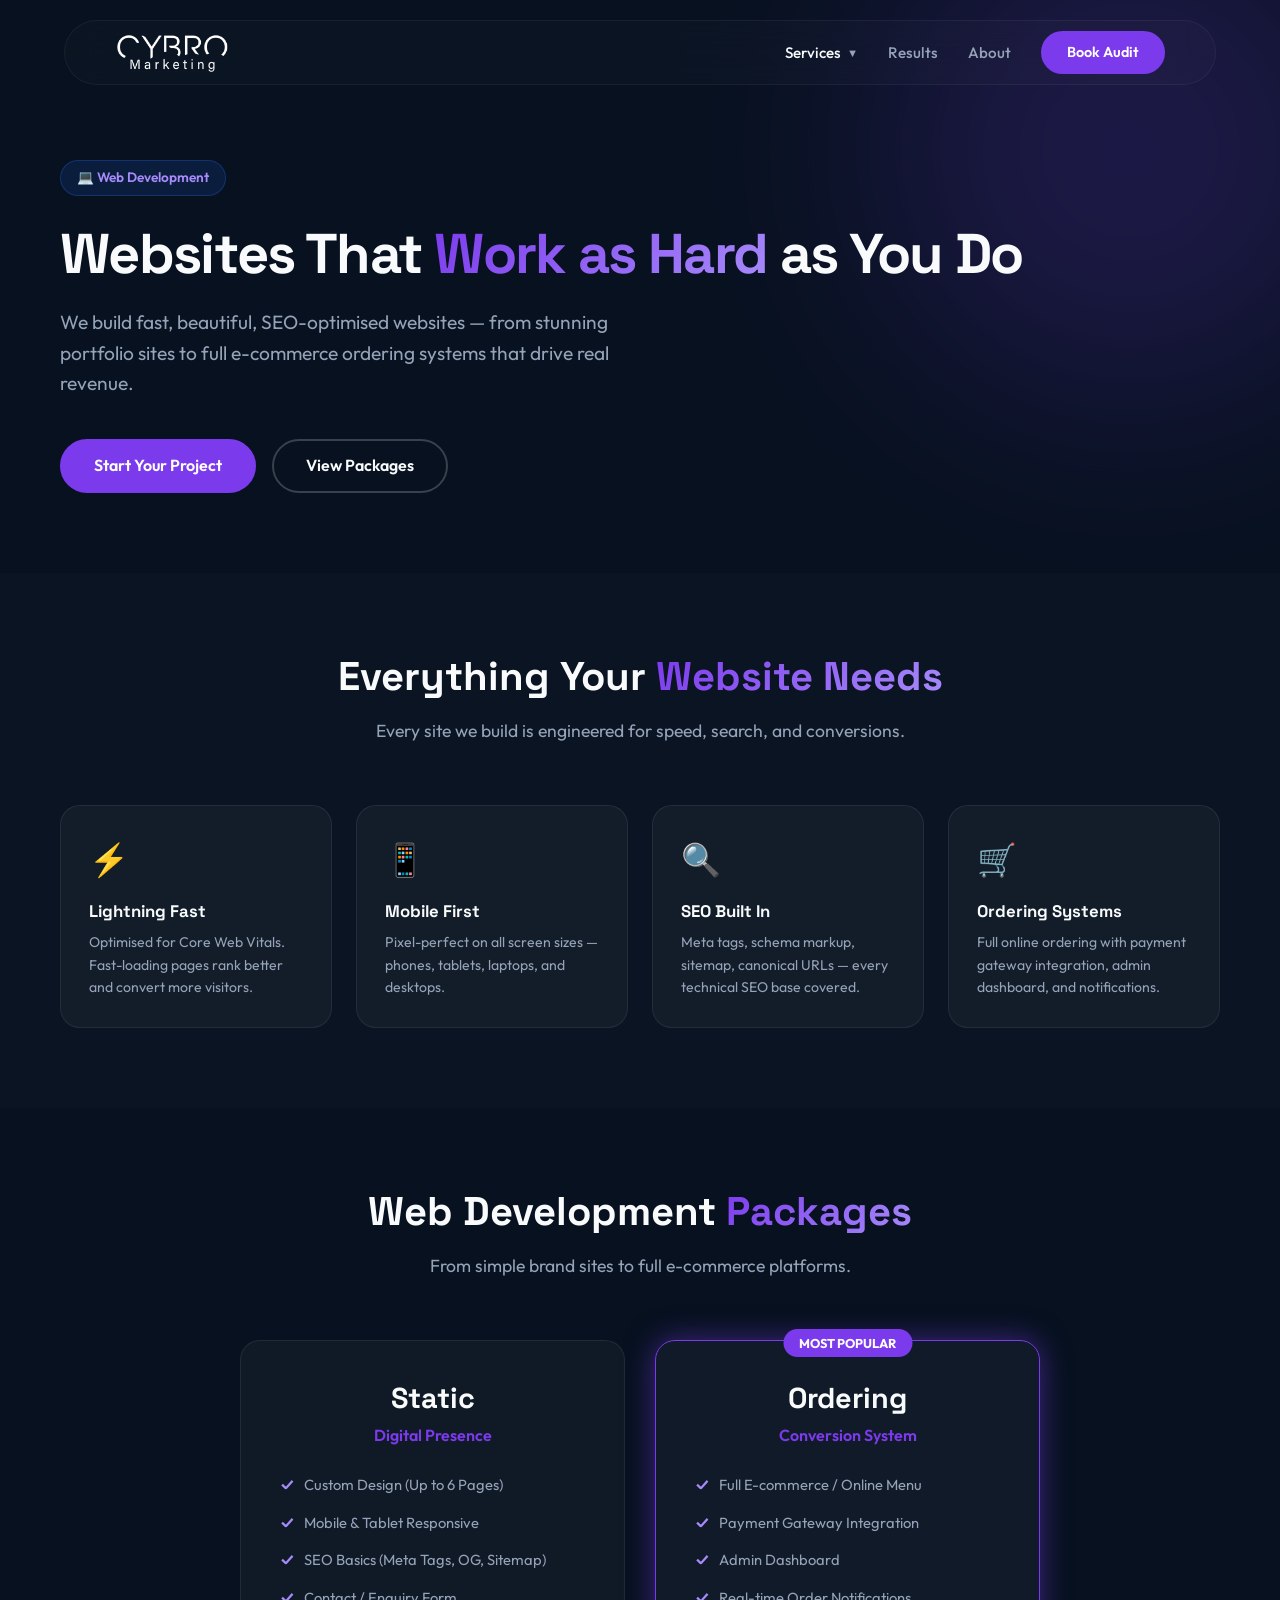
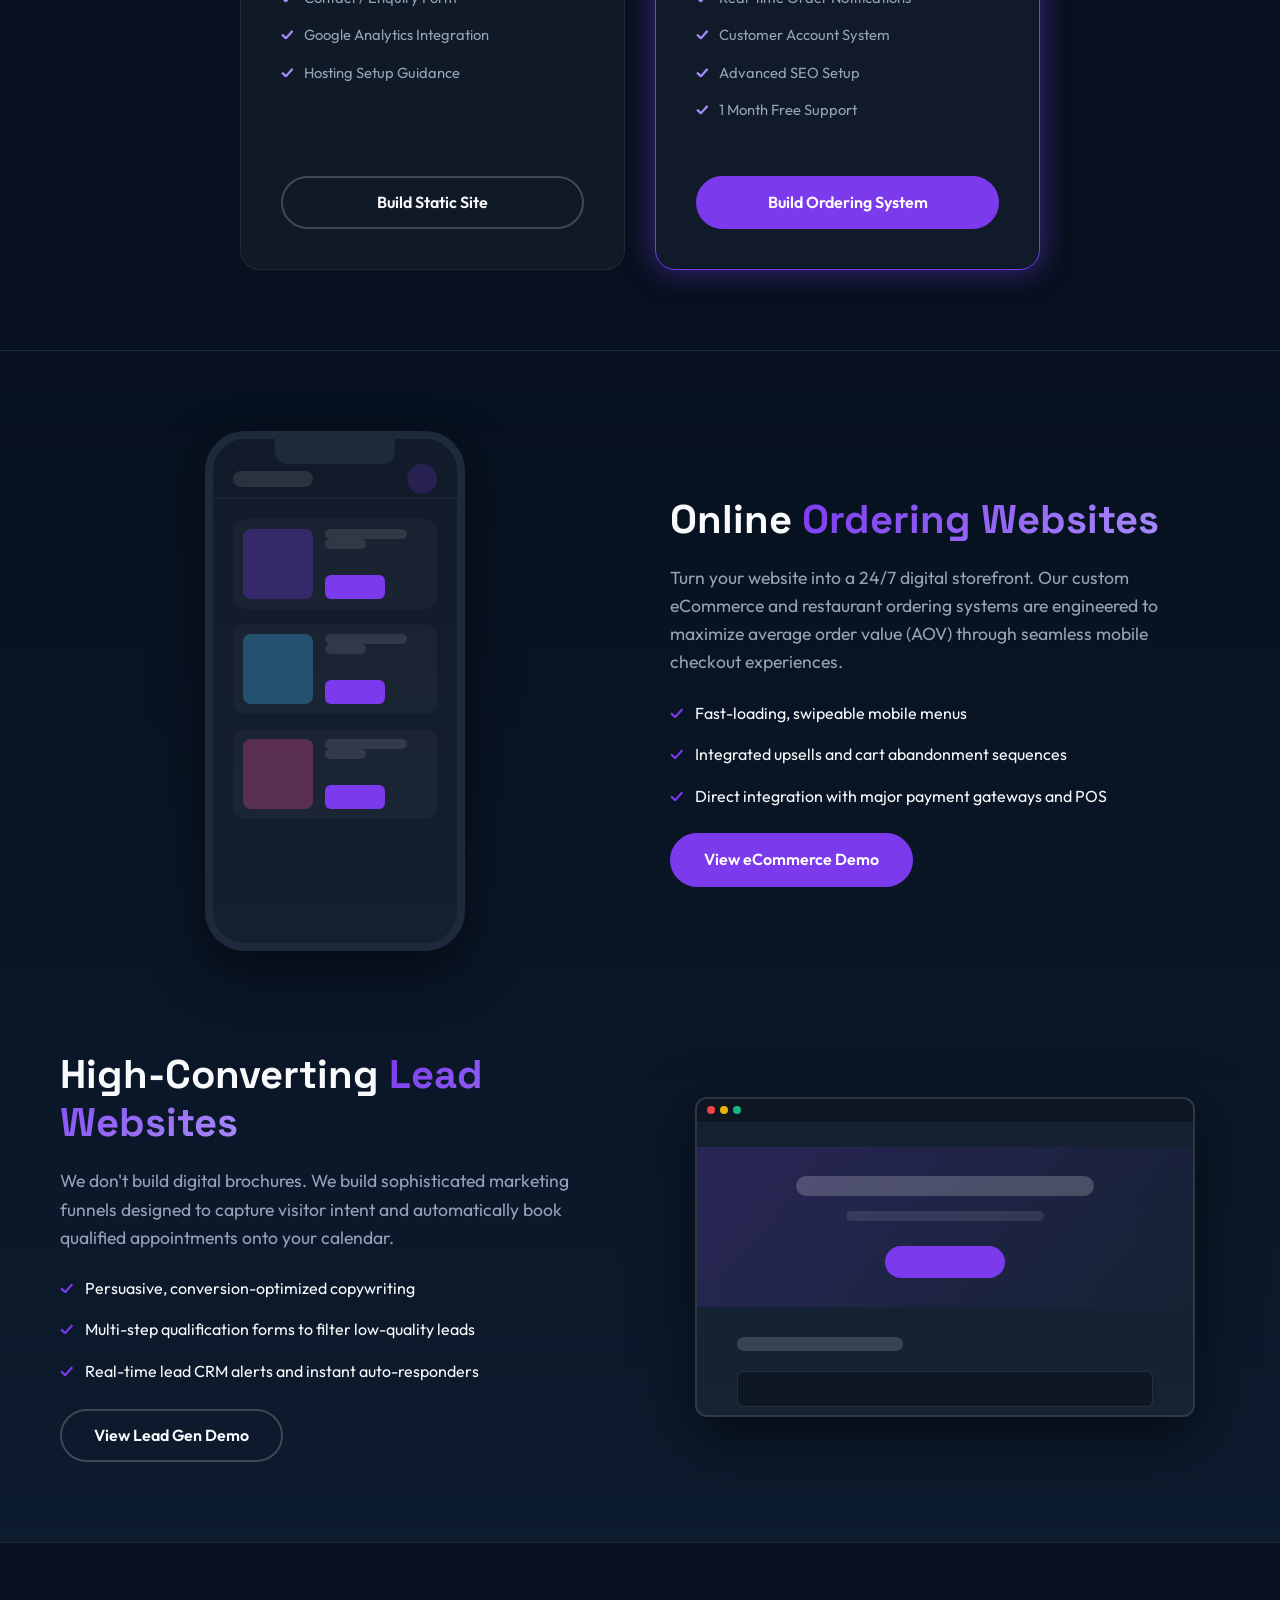
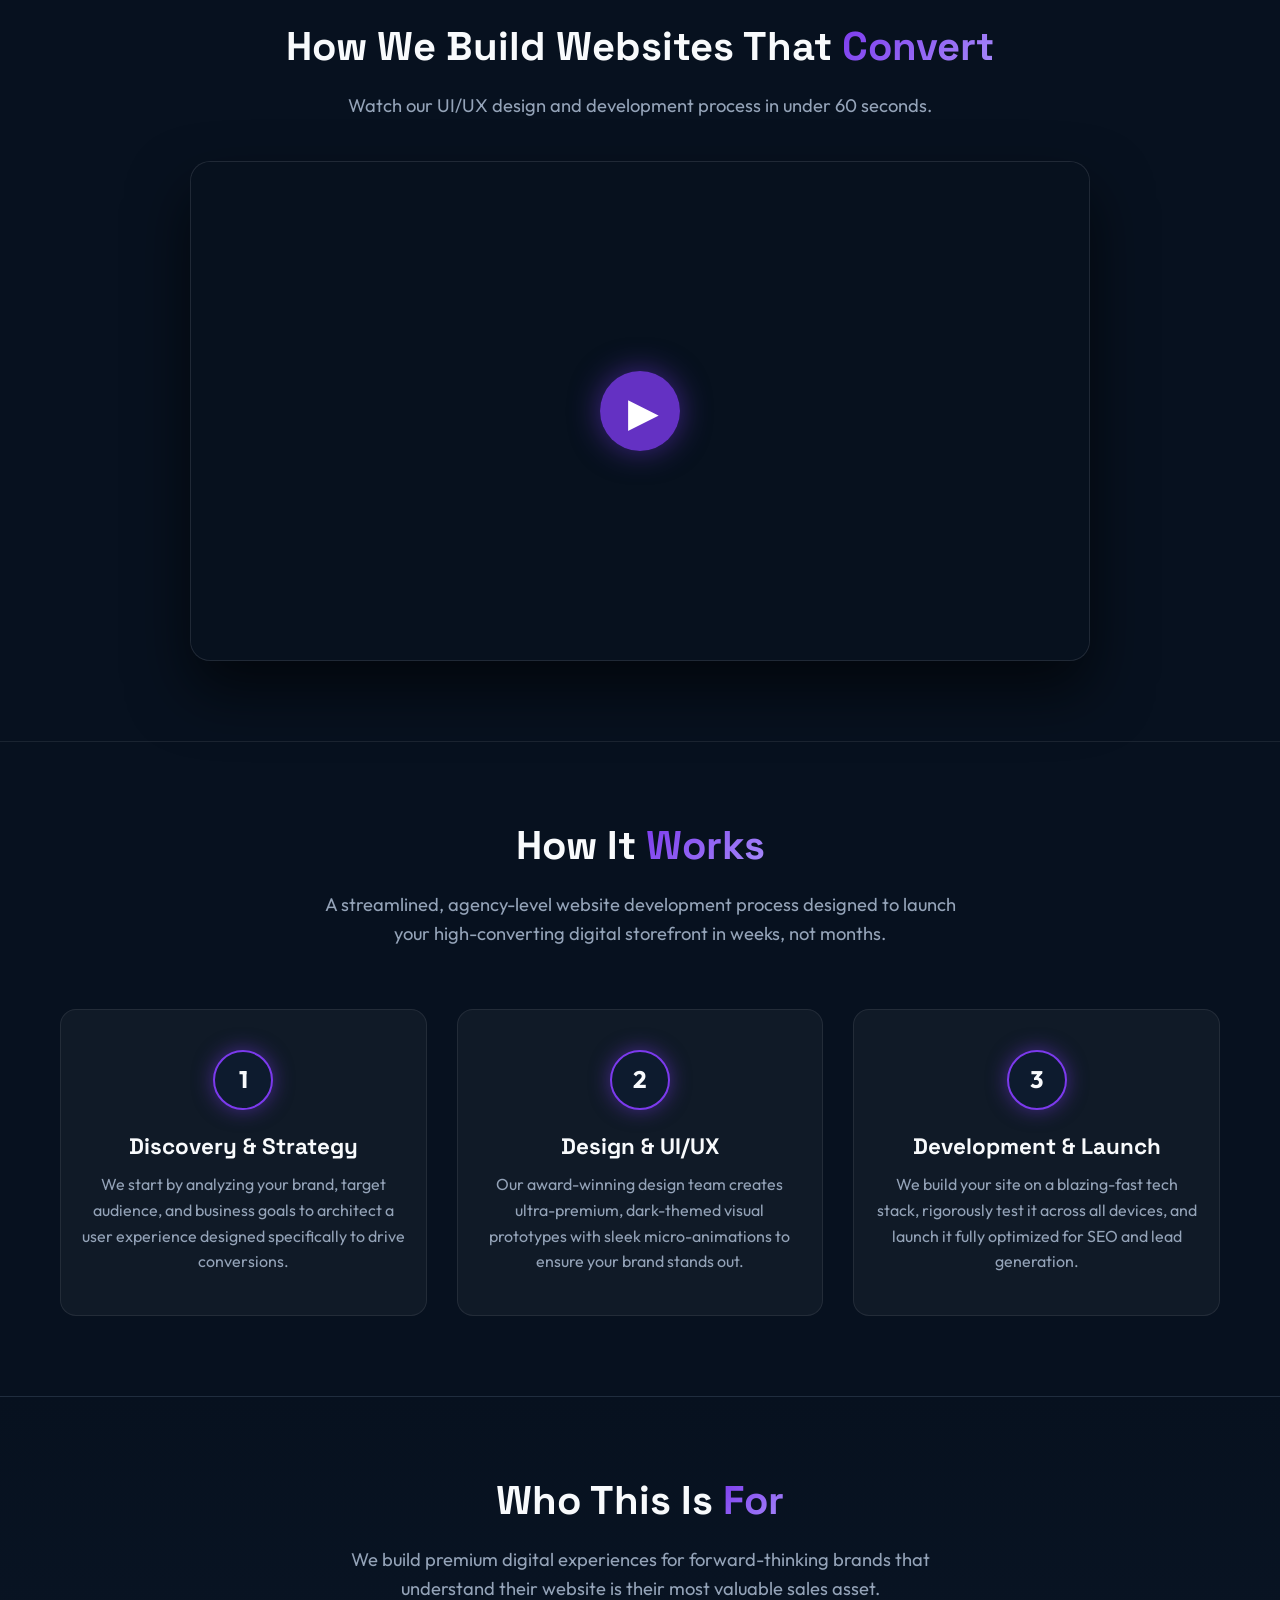
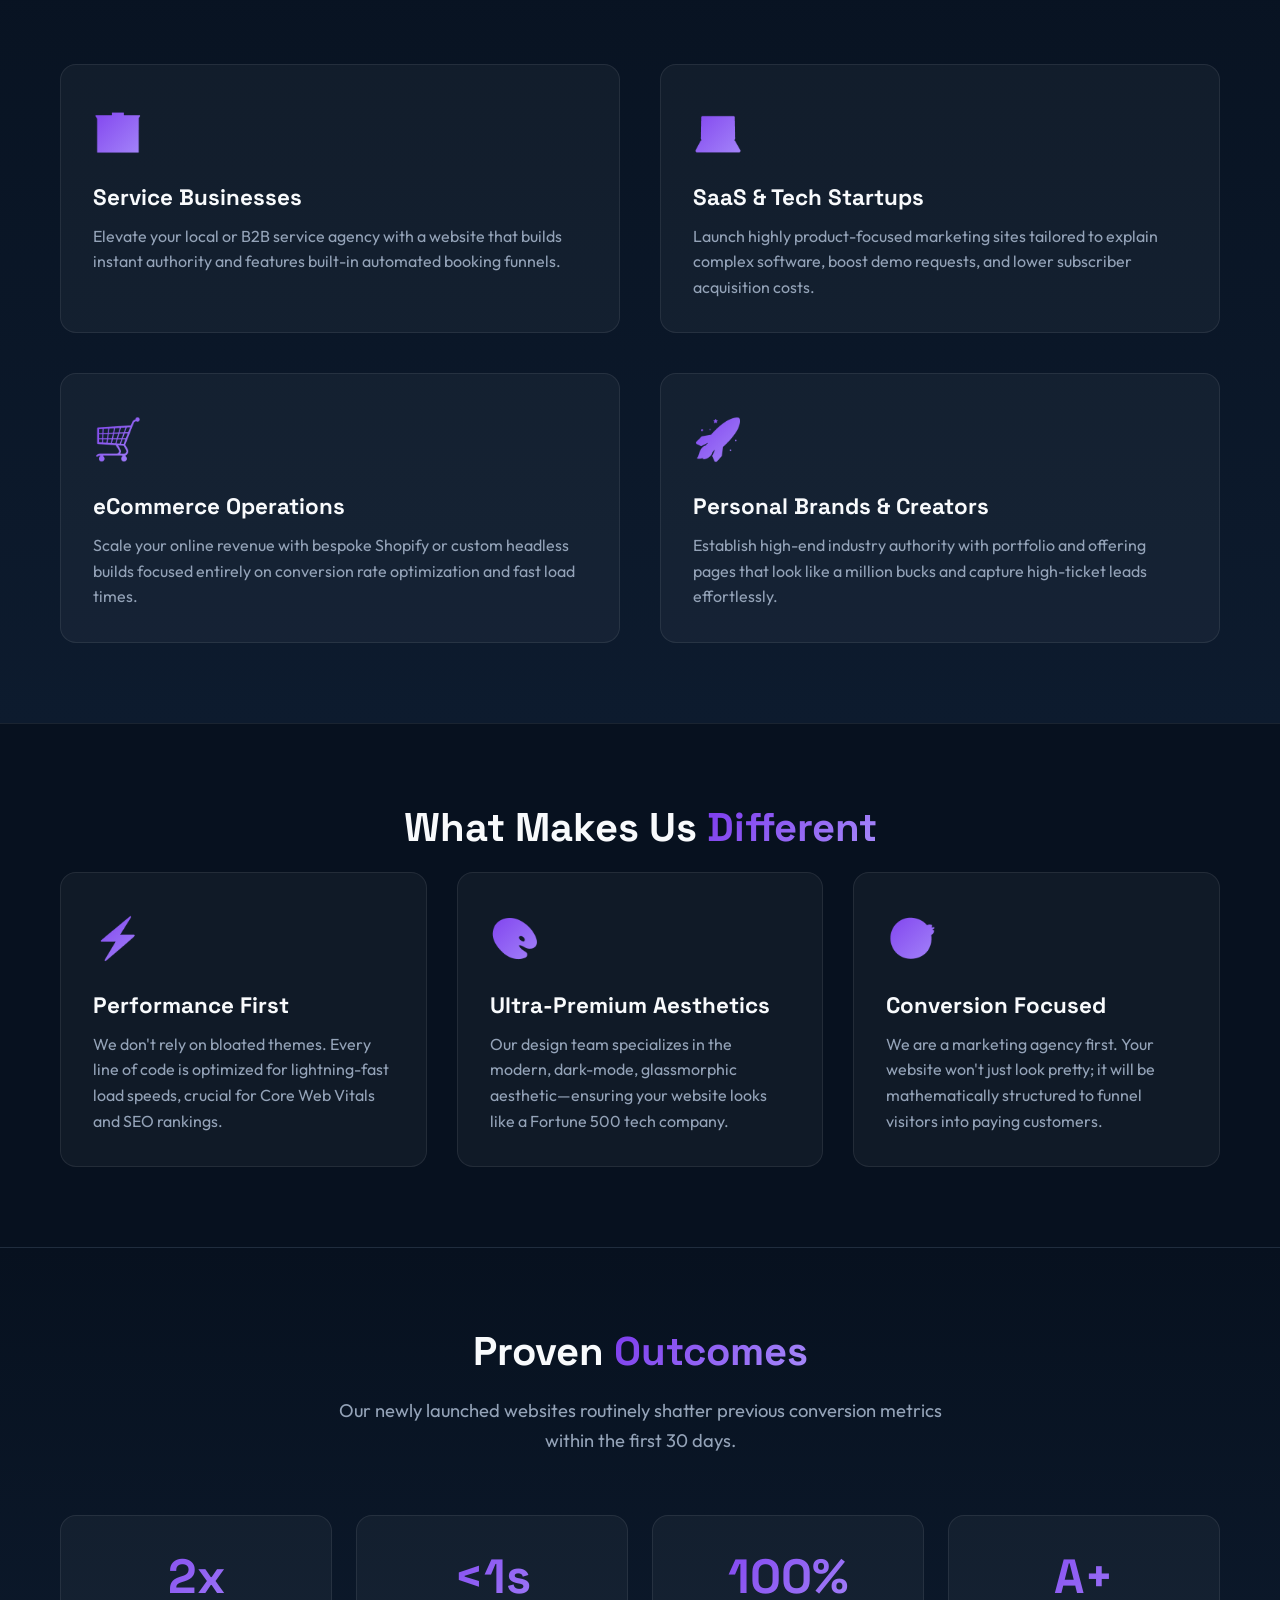
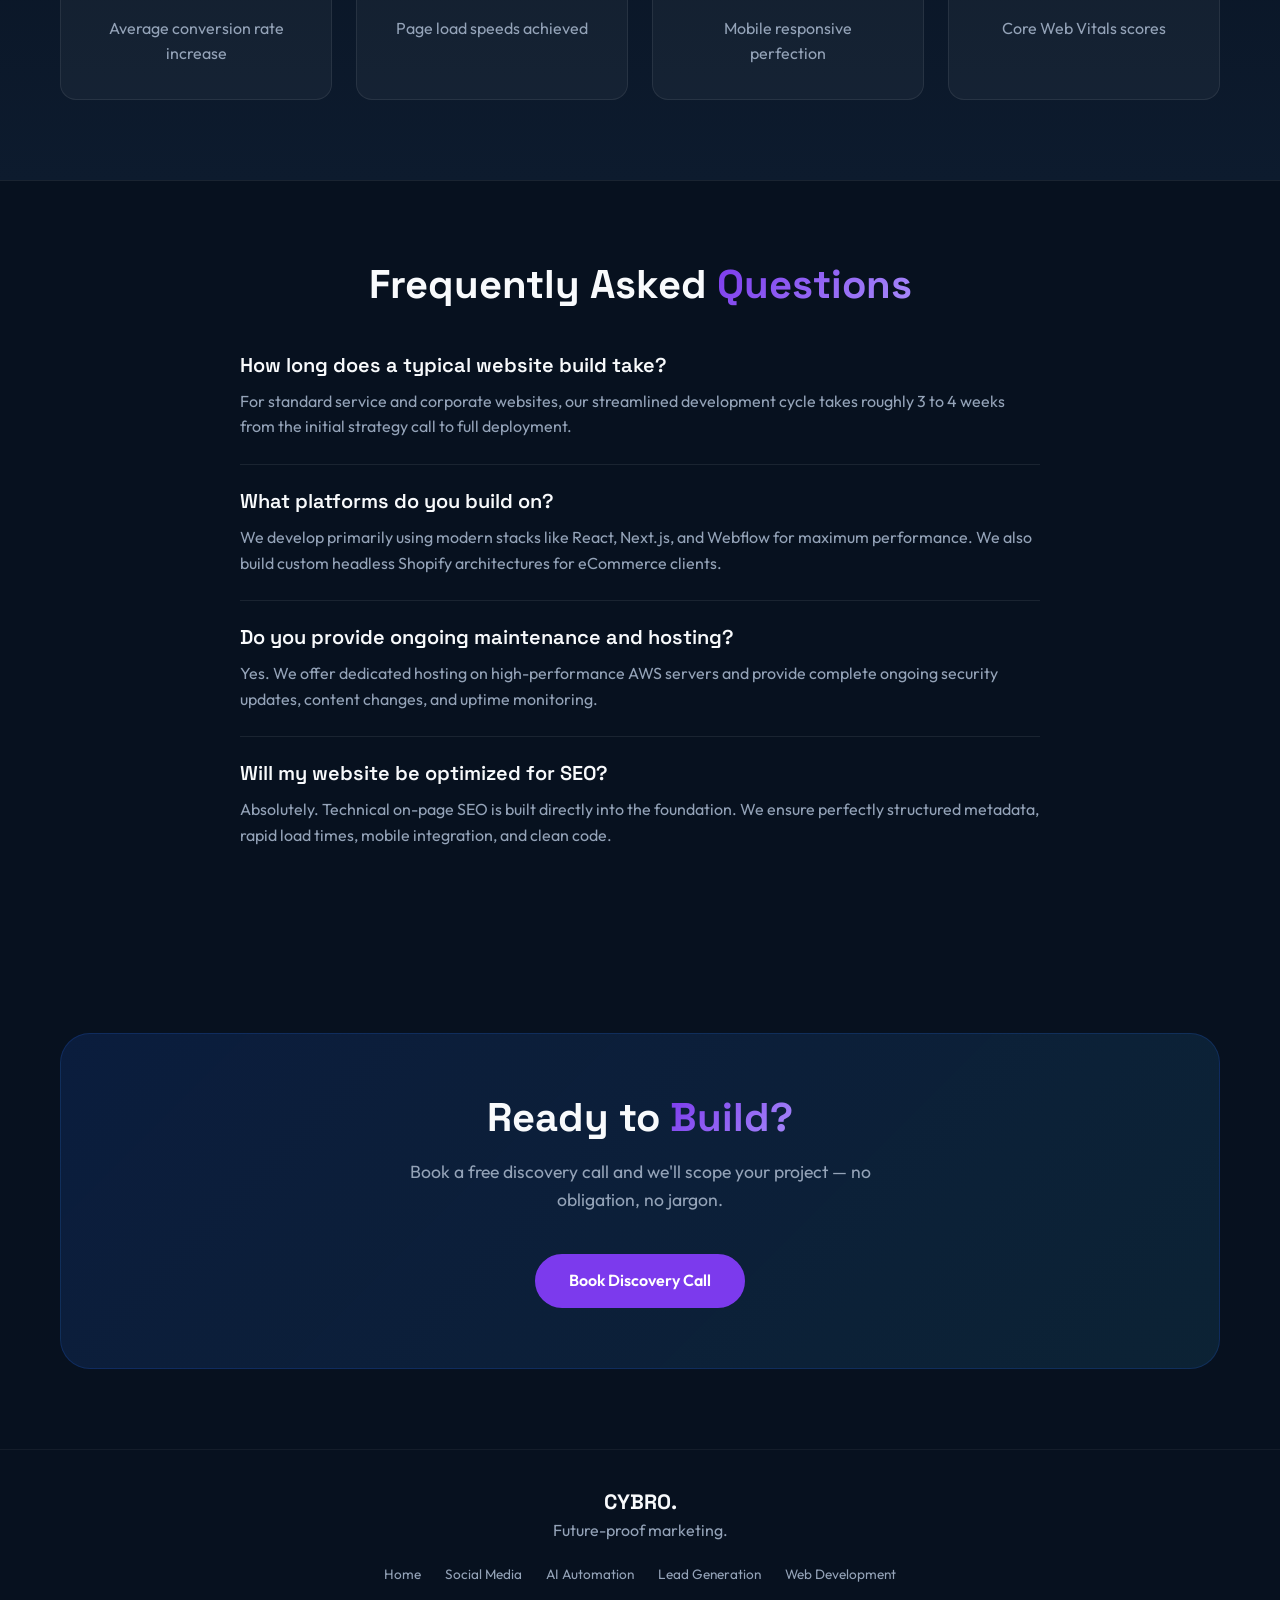
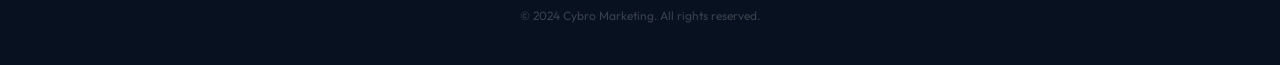
<file: web-development.html>
<!DOCTYPE html>
<html lang="en">

<head>
    <meta charset="UTF-8">
    <meta name="viewport" content="width=device-width, initial-scale=1.0">
    <title>Web Development Services | Cybro Marketing</title>
    <meta name="description"
        content="Beautiful, fast websites that convert visitors into customers. Cybro Marketing builds custom static websites and full e-commerce ordering systems with SEO built in.">
    <meta name="keywords"
        content="web development, website design, e-commerce, online ordering system, static website, SEO website, custom website, web design agency">
    <meta name="robots" content="index, follow">
    <meta name="author" content="Cybro Marketing">
    <link rel="canonical" href="https://cybromarketing.com/web-development.html">
    <meta property="og:type" content="website">
    <meta property="og:title" content="Web Development Services | Cybro Marketing">
    <meta property="og:description"
        content="Custom website design and e-commerce solutions. Fast, beautiful, SEO-optimised websites that convert.">
    <meta property="og:url" content="https://cybromarketing.com/web-development.html">
    <meta name="twitter:card" content="summary_large_image">
    <link rel="preconnect" href="https://fonts.googleapis.com">
    <link rel="preconnect" href="https://fonts.gstatic.com" crossorigin>
    <link
        href="https://fonts.googleapis.com/css2?family=Outfit:wght@300;400;600;700&family=Space+Grotesk:wght@300;400;500;600;700&display=swap"
        rel="stylesheet">
    <style>
        :root {
            --bg-dark: #07111f;
            --bg-2: #0d1b2e;
            --bg-card: rgba(255, 255, 255, 0.04);
            --primary: #7c3aed;
            --primary-glow: rgba(124, 58, 237, 0.5);
            --primary-dim: rgba(168, 85, 247, 0.4);
            --secondary: #a78bfa;
            --accent: #a78bfa;
            --text-main: #f8fafc;
            --text-muted: #94a3b8;
            --border: rgba(255, 255, 255, 0.08);
            --border-h: rgba(139, 92, 246, 0.4);
            --gradient: linear-gradient(135deg, #7c3aed 0%, #a78bfa 100%);
            --grad: linear-gradient(135deg, #a855f7 0%, #7e22ce 100%);
            --grad-b: linear-gradient(135deg, #ec4899 0%, #be185d 100%);
            --font-heading: 'Space Grotesk', sans-serif;
            --font-body: 'Outfit', sans-serif;
            --transition: all 0.3s cubic-bezier(0.4, 0, 0.2, 1);
        }

        * {
            margin: 0;
            padding: 0;
            box-sizing: border-box;
        }

        body {
            background: var(--bg-dark);
            color: var(--text-main);
            font-family: var(--font-body);
            line-height: 1.6;
            overflow-x: hidden;
        }

        h1,
        h2,
        h3 {
            font-family: var(--font-heading);
            font-weight: 700;
            line-height: 1.2;
        }

        a {
            text-decoration: none;
            color: inherit;
            transition: var(--transition);
        }

        ul {
            list-style: none;
        }

        .container {
            max-width: 1200px;
            margin: 0 auto;
            padding: 0 20px;
        }

        .gradient-text {
            background: var(--gradient);
            -webkit-background-clip: text;
            -webkit-text-fill-color: transparent;
            background-clip: text;
        }

        .btn-primary {
            background: var(--primary);
            color: #fff;
            padding: 12px 32px;
            border-radius: 50px;
            font-weight: 600;
            display: inline-block;
            border: 2px solid var(--primary);
        }

        .btn-primary:hover {
            background: transparent;
            color: var(--primary);
        }

        .btn-secondary {
            background: transparent;
            color: var(--text-main);
            padding: 12px 32px;
            border-radius: 50px;
            font-weight: 600;
            display: inline-block;
            border: 2px solid rgba(255, 255, 255, 0.2);
        }

        .btn-primary.small {
            padding: 8px 24px;
            font-size: .9rem;
        }

        .nav-wrapper {
            position: fixed;
            top: 20px;
            width: 100%;
            z-index: 1000;
            display: flex;
            justify-content: center;
        }

        .navbar {
            width: 90%;
            max-width: 1200px;
            padding: 10px 30px;
            border-radius: 100px;
            border: 1px solid rgba(255, 255, 255, 0.1);
        }

        .glass {
            background: rgba(255, 255, 255, 0.02);
            backdrop-filter: blur(16px);
            -webkit-backdrop-filter: blur(16px);
            border: 1px solid rgba(255, 255, 255, 0.05);
        }

        .nav-container {
            display: flex;
            justify-content: space-between;
            align-items: center;
        }

        .nav-links {
            display: flex;
            gap: 30px;
            align-items: center;
        }

        .nav-links a:not(.btn-primary) {
            color: var(--text-muted);
            font-size: .95rem;
            font-weight: 500;
        }

        .hamburger {
            display: none;
            flex-direction: column;
            gap: 6px;
            cursor: pointer;
        }

        .hamburger span {
            width: 25px;
            height: 2px;
            background: var(--text-main);
        }

        .nav-item {
            position: relative;
            display: flex;
            align-items: center;
        }

        .dropdown-trigger {
            color: var(--text-muted);
            font-size: .95rem;
            font-weight: 500;
            cursor: pointer;
            display: flex;
            align-items: center;
            gap: 6px;
            background: none;
            border: none;
            font-family: var(--font-body);
            transition: var(--transition);
        }

        .dropdown-trigger:hover {
            color: var(--text-main);
        }

        .chevron {
            font-size: .7rem;
            transition: transform .3s;
        }

        .nav-item:hover .chevron {
            transform: rotate(180deg);
        }

        .dropdown-menu {
            position: absolute;
            top: calc(100% + 16px);
            left: 50%;
            transform: translateX(-50%) translateY(-8px);
            background: rgba(7, 17, 31, .98);
            backdrop-filter: blur(20px);
            border: 1px solid rgba(255, 255, 255, .1);
            border-radius: 16px;
            padding: 8px;
            min-width: 220px;
            opacity: 0;
            visibility: hidden;
            z-index: 2000;
            box-shadow: 0 20px 60px rgba(0, 0, 0, .5);
            transition: opacity .25s ease, transform .25s ease, visibility 0s .25s;
        }

        .dropdown-menu.open {
            opacity: 1;
            visibility: visible;
            transform: translateX(-50%) translateY(0);
            transition: opacity .25s ease, transform .25s ease, visibility 0s 0s;
        }

        .dropdown-trigger.open .chevron {
            transform: rotate(180deg);
        }

        .dropdown-menu a {
            display: flex;
            align-items: center;
            gap: 12px;
            padding: 12px 16px;
            border-radius: 10px;
            color: var(--text-muted);
            font-size: .9rem;
            font-weight: 500;
        }

        .dropdown-menu a:hover {
            background: rgba(37, 99, 235, .15);
            color: var(--text-main);
        }

        .d-icon {
            width: 32px;
            height: 32px;
            border-radius: 8px;
            background: rgba(37, 99, 235, .2);
            display: flex;
            align-items: center;
            justify-content: center;
            font-size: 14px;
            flex-shrink: 0;
        }

        .service-hero {
            padding: 160px 0 80px;
            position: relative;
            overflow: hidden;
        }

        .service-badge {
            display: inline-flex;
            align-items: center;
            gap: 8px;
            background: rgba(37, 99, 235, .15);
            border: 1px solid rgba(37, 99, 235, .3);
            padding: 6px 16px;
            border-radius: 30px;
            font-size: .85rem;
            font-weight: 600;
            color: var(--secondary);
            margin-bottom: 24px;
        }

        .service-hero h1 {
            font-size: 3.5rem;
            margin-bottom: 20px;
            letter-spacing: -.03em;
        }

        .service-hero p {
            font-size: 1.2rem;
            color: var(--text-muted);
            max-width: 600px;
            margin-bottom: 40px;
        }

        .hero-cta {
            display: flex;
            gap: 16px;
            flex-wrap: wrap;
        }

        .orb-bg {
            position: absolute;
            width: 500px;
            height: 500px;
            border-radius: 50%;
            filter: blur(120px);
            opacity: .2;
            background: var(--primary);
            top: -100px;
            right: -100px;
            z-index: 0;
        }

        .hero-content {
            position: relative;
            z-index: 1;
        }

        .section-header {
            text-align: center;
            margin-bottom: 60px;
        }

        .section-header h2 {
            font-size: 2.5rem;
            margin-bottom: 16px;
        }

        .section-header p {
            color: var(--text-muted);
            font-size: 1.1rem;
        }

        .features-section {
            padding: 80px 0;
            background: rgba(255, 255, 255, .01);
        }

        .features-grid {
            display: grid;
            grid-template-columns: repeat(auto-fit, minmax(260px, 1fr));
            gap: 24px;
            margin-top: 50px;
        }

        .feat-card {
            background: var(--bg-card);
            border: 1px solid rgba(255, 255, 255, .07);
            border-radius: 20px;
            padding: 28px;
            transition: var(--transition);
        }

        .feat-card:hover {
            border-color: rgba(37, 99, 235, .4);
            transform: translateY(-4px);
        }

        .feat-icon {
            font-size: 2rem;
            margin-bottom: 16px;
        }

        .feat-card h3 {
            font-size: 1.05rem;
            margin-bottom: 10px;
        }

        .feat-card p {
            color: var(--text-muted);
            font-size: .88rem;
        }

        .packages {
            padding: 80px 0;
        }

        .packages-grid {
            display: grid;
            grid-template-columns: repeat(2, 1fr);
            gap: 30px;
            max-width: 800px;
            margin: 0 auto;
        }

        .package-card {
            padding: 40px;
            border-radius: 20px;
            display: flex;
            flex-direction: column;
            height: 100%;
            position: relative;
            transition: var(--transition);
            background: var(--bg-card);
            border: 1px solid rgba(255, 255, 255, .07);
        }

        .package-card:hover {
            transform: translateY(-10px);
            box-shadow: 0 20px 40px rgba(0, 0, 0, .3);
            border-color: rgba(37, 99, 235, .3);
        }

        .package-card.popular {
            border-color: var(--primary);
            box-shadow: 0 0 30px var(--primary-glow);
        }

        .popular-badge {
            position: absolute;
            top: -12px;
            left: 50%;
            transform: translateX(-50%);
            background: var(--primary);
            color: #fff;
            padding: 4px 16px;
            border-radius: 20px;
            font-size: .8rem;
            font-weight: 700;
            text-transform: uppercase;
        }

        .package-header {
            margin-bottom: 24px;
            text-align: center;
        }

        .package-header h3 {
            font-size: 1.8rem;
            margin-bottom: 8px;
        }

        .package-header .price {
            color: var(--primary);
            font-weight: 600;
        }

        .features {
            margin-bottom: 40px;
            flex-grow: 1;
        }

        .features li {
            margin-bottom: 14px;
            display: flex;
            align-items: flex-start;
            gap: 10px;
            color: var(--text-muted);
            font-size: .92rem;
        }

        .check {
            color: var(--secondary);
            font-weight: 800;
            flex-shrink: 0;
        }

        .full-width {
            width: 100%;
            text-align: center;
        }

        .cta-section {
            padding: 80px 0;
        }

        .cta-box {
            background: linear-gradient(135deg, rgba(37, 99, 235, .15), rgba(56, 189, 248, .1));
            border: 1px solid rgba(37, 99, 235, .2);
            border-radius: 30px;
            padding: 60px;
            text-align: center;
        }

        .cta-box h2 {
            font-size: 2.5rem;
            margin-bottom: 16px;
        }

        .cta-box p {
            color: var(--text-muted);
            font-size: 1.1rem;
            margin: 0 auto 40px;
            max-width: 500px;
        }

        footer {
            padding: 40px 0;
            border-top: 1px solid rgba(255, 255, 255, .05);
        }

        .footer-container {
            display: flex;
            flex-direction: column;
            align-items: center;
            text-align: center;
            gap: 20px;
        }

        .footer-brand h3 {
            font-size: 1.3rem;
            margin-bottom: 4px;
        }

        .footer-brand p,
        .footer-links a {
            color: var(--text-muted);
        }

        .footer-links {
            display: flex;
            gap: 24px;
            flex-wrap: wrap;
            justify-content: center;
        }

        .footer-links a {
            font-size: .85rem;
        }

        .footer-links a:hover {
            color: var(--primary);
        }

        .copyright {
            color: rgba(255, 255, 255, .2);
            font-size: .75rem;
        }

        /* ── EXPANDED CONTENT SECTIONS ── */
        .content-section {
            padding: 80px 20px;
            border-top: 1px solid var(--border);
            position: relative;
        }

        .content-section.alt-bg {
            background: linear-gradient(180deg, var(--bg-dark), var(--bg-2));
        }

        .section-title {
            text-align: center;
            font-size: 2.5rem;
            margin-bottom: 20px;
        }

        .section-subtitle {
            text-align: center;
            color: var(--text-muted);
            font-size: 1.15rem;
            max-width: 650px;
            margin: 0 auto 60px auto;
        }

        /* Responsive Grids */
        .grid-3 {
            display: grid;
            grid-template-columns: repeat(3, 1fr);
            gap: 30px;
        }

        .grid-2 {
            display: grid;
            grid-template-columns: repeat(2, 1fr);
            gap: 40px;
        }

        .grid-4 {
            display: grid;
            grid-template-columns: repeat(4, 1fr);
            gap: 24px;
        }

        /* Premium Modular Cards */
        .info-card {
            background: var(--bg-card);
            border: 1px solid var(--border);
            border-radius: 16px;
            padding: 32px;
            transition: var(--transition);
            position: relative;
            z-index: 1;
        }

        .info-card::before {
            content: '';
            position: absolute;
            top: 0;
            left: 0;
            right: 0;
            bottom: 0;
            border-radius: 16px;
            background: radial-gradient(circle at top right, var(--primary-glow) 0%, transparent 60%);
            opacity: 0;
            transition: var(--transition);
            z-index: -1;
        }

        .info-card:hover {
            border-color: var(--border-h);
            transform: translateY(-5px);
            box-shadow: 0 15px 40px rgba(0, 0, 0, 0.3);
        }

        .info-card:hover::before {
            opacity: 1;
        }

        .info-icon {
            font-size: 2.5rem;
            margin-bottom: 24px;
            display: inline-block;
            background: var(--gradient);
            -webkit-background-clip: text;
            background-clip: text;
            -webkit-text-fill-color: transparent;
        }

        .info-card h3 {
            font-size: 1.4rem;
            margin-bottom: 12px;
        }

        .info-card p {
            color: var(--text-muted);
        }

        /* Process Steps */
        .step-card {
            text-align: center;
            padding: 40px 20px;
        }

        .step-num {
            width: 60px;
            height: 60px;
            border-radius: 50%;
            background: var(--bg-2);
            border: 2px solid var(--primary);
            color: var(--text-main);
            font-size: 1.5rem;
            font-weight: 700;
            display: flex;
            align-items: center;
            justify-content: center;
            margin: 0 auto 24px auto;
            box-shadow: 0 0 20px var(--primary-glow);
        }

        /* FAQ Structure */
        .faq-wrap {
            max-width: 800px;
            margin: 0 auto;
        }

        .faq-item {
            border-bottom: 1px solid var(--border);
            padding: 24px 0;
        }

        .faq-item:last-child {
            border-bottom: none;
        }

        .faq-q {
            font-size: 1.25rem;
            font-weight: 600;
            font-family: var(--font-heading);
            margin-bottom: 12px;
            color: var(--text-main);
        }

        .faq-a {
            color: var(--text-muted);
            line-height: 1.6;
        }

        @media(max-width:768px) {
            .packages-grid {
                grid-template-columns: 1fr;
            }

            .nav-links {
                display: none;
            }

            .hamburger {
                display: flex;
            }

            .service-hero {
                padding-top: 120px;
            }

            .service-hero h1 {
                font-size: 2.5rem;
            }
        }

        /* --- WEBSITE MOCKUP ANIMATIONS --- */
        /* Section A: E-commerce Mobile Mockup */
        .mockup-mobile-frame {
            width: 260px;
            height: 520px;
            background: var(--bg-card);
            border: 8px solid #1e293b;
            border-radius: 40px;
            position: relative;
            overflow: hidden;
            box-shadow: 0 20px 50px rgba(0, 0, 0, 0.5);
            margin: 0 auto;
        }

        .mockup-mobile-frame::before {
            content: '';
            position: absolute;
            top: 0;
            left: 50%;
            transform: translateX(-50%);
            width: 120px;
            height: 25px;
            background: #1e293b;
            border-bottom-left-radius: 12px;
            border-bottom-right-radius: 12px;
            z-index: 10;
        }

        .mockup-header {
            height: 60px;
            display: flex;
            align-items: center;
            justify-content: space-between;
            padding: 20px 20px 0;
            border-bottom: 1px solid rgba(255, 255, 255, 0.05);
        }

        .mockup-logo-pill {
            width: 80px;
            height: 16px;
            background: rgba(255, 255, 255, 0.1);
            border-radius: 8px;
        }

        .mockup-cart-icon {
            width: 30px;
            height: 30px;
            background: rgba(124, 58, 237, 0.2);
            border-radius: 50%;
            position: relative;
            animation: cartBounce 4s infinite;
        }

        .mockup-cart-badge {
            width: 12px;
            height: 12px;
            background: #ef4444;
            border-radius: 50%;
            position: absolute;
            top: -3px;
            right: -3px;
            border: 2px solid var(--bg-card);
            opacity: 0;
            animation: badgePop 4s infinite;
        }

        .mockup-item-list {
            padding: 20px;
            display: flex;
            flex-direction: column;
            gap: 15px;
        }

        .mockup-item {
            height: 90px;
            background: rgba(255, 255, 255, 0.03);
            border-radius: 12px;
            display: flex;
            padding: 10px;
            gap: 12px;
            position: relative;
            overflow: hidden;
        }

        .mockup-item-img {
            width: 70px;
            height: 70px;
            background: rgba(124, 58, 237, 0.3);
            border-radius: 8px;
        }

        .mockup-item-details {
            flex: 1;
            display: flex;
            flex-direction: column;
            justify-content: space-between;
        }

        .mdl-line {
            height: 10px;
            border-radius: 5px;
            background: rgba(255, 255, 255, 0.1);
            width: 80%;
        }

        .mdl-line.short {
            width: 40%;
        }

        .mockup-add-btn {
            width: 60px;
            height: 24px;
            background: var(--primary);
            border-radius: 6px;
            margin-top: auto;
            animation: btnPress 4s infinite;
        }

        .mockup-toast {
            position: absolute;
            bottom: -60px;
            left: 10%;
            width: 80%;
            background: #10b981;
            color: white;
            text-align: center;
            padding: 12px;
            border-radius: 20px;
            font-size: 0.8rem;
            font-weight: bold;
            opacity: 0;
            animation: orderToast 4s infinite;
            box-shadow: 0 10px 20px rgba(16, 185, 129, 0.4);
        }

        .mockup-item-swipe {
            animation: swipeUp 4s infinite;
        }

        @keyframes swipeUp {

            0%,
            20% {
                transform: translateY(0);
            }

            25%,
            100% {
                transform: translateY(-30px);
            }
        }

        @keyframes btnPress {

            0%,
            30% {
                transform: scale(1);
                background: var(--primary);
            }

            35%,
            45% {
                transform: scale(0.92);
                background: var(--accent);
            }

            50%,
            100% {
                transform: scale(1);
                background: var(--primary);
            }
        }

        @keyframes badgePop {

            0%,
            40% {
                opacity: 0;
                transform: scale(0.5);
            }

            45%,
            100% {
                opacity: 1;
                transform: scale(1);
            }
        }

        @keyframes cartBounce {

            0%,
            45% {
                transform: scale(1);
            }

            50% {
                transform: scale(1.15);
            }

            55% {
                transform: scale(0.95);
            }

            60%,
            100% {
                transform: scale(1);
            }
        }

        @keyframes orderToast {

            0%,
            60% {
                bottom: -60px;
                opacity: 0;
            }

            70%,
            90% {
                bottom: 30px;
                opacity: 1;
            }

            100% {
                bottom: -60px;
                opacity: 0;
            }
        }

        /* Section B: Lead Gen Desktop Mockup */
        .mockup-desktop-frame {
            width: 100%;
            max-width: 500px;
            height: 320px;
            background: var(--bg-card);
            border: 2px solid rgba(255, 255, 255, 0.1);
            border-radius: 12px;
            position: relative;
            overflow: hidden;
            box-shadow: 0 20px 60px rgba(0, 0, 0, 0.6);
            margin: 0 auto;
        }

        .mockup-browser-tab {
            height: 24px;
            background: rgba(0, 0, 0, 0.3);
            border-bottom: 1px solid rgba(255, 255, 255, 0.05);
            display: flex;
            align-items: center;
            padding: 0 10px;
            gap: 5px;
            z-index: 10;
            position: relative;
        }

        .m-dot {
            width: 8px;
            height: 8px;
            border-radius: 50%;
            background: rgba(255, 255, 255, 0.2);
        }

        .m-dot:nth-child(1) {
            background: #ef4444;
        }

        .m-dot:nth-child(2) {
            background: #eab308;
        }

        .m-dot:nth-child(3) {
            background: #10b981;
        }

        .mockup-page-scroll {
            position: absolute;
            top: 24px;
            left: 0;
            width: 100%;
            height: 600px;
            animation: pageScroll 5s infinite;
        }

        .m-hero {
            height: 160px;
            background: linear-gradient(135deg, rgba(124, 58, 237, 0.2), transparent);
            display: flex;
            flex-direction: column;
            align-items: center;
            justify-content: center;
            gap: 15px;
        }

        .mh-title {
            width: 60%;
            height: 20px;
            background: rgba(255, 255, 255, 0.2);
            border-radius: 10px;
        }

        .mh-sub {
            width: 40%;
            height: 10px;
            background: rgba(255, 255, 255, 0.1);
            border-radius: 5px;
        }

        .mh-btn {
            width: 120px;
            height: 32px;
            background: var(--primary);
            border-radius: 16px;
            margin-top: 10px;
        }

        .m-form-section {
            padding: 30px 40px;
        }

        .mf-title {
            width: 40%;
            height: 14px;
            background: rgba(255, 255, 255, 0.15);
            border-radius: 7px;
            margin-bottom: 20px;
        }

        .m-input-box {
            width: 100%;
            height: 36px;
            background: rgba(0, 0, 0, 0.3);
            border: 1px solid rgba(255, 255, 255, 0.1);
            border-radius: 6px;
            margin-bottom: 15px;
            position: relative;
            overflow: hidden;
        }

        .m-input-fill {
            height: 100%;
            background: rgba(255, 255, 255, 0.1);
            width: 0;
            animation: typeFill 5s infinite;
        }

        .m-form-btn {
            width: 100%;
            height: 40px;
            background: var(--primary);
            border-radius: 6px;
            margin-top: 10px;
            animation: formSubmit 5s infinite;
        }

        .crm-lead-popup {
            position: absolute;
            top: 50px;
            right: 20px;
            background: #0f172a;
            border: 1px solid var(--primary);
            padding: 12px 16px;
            border-radius: 8px;
            display: flex;
            align-items: center;
            gap: 10px;
            box-shadow: 0 10px 30px rgba(124, 58, 237, 0.4);
            opacity: 0;
            transform: translateX(50px);
            animation: leadPopup 5s infinite;
            z-index: 20;
        }

        .clp-icon {
            font-size: 1.2rem;
        }

        .clp-text {
            font-size: 0.75rem;
            color: white;
            font-weight: bold;
        }

        .clp-sub {
            font-size: 0.65rem;
            color: #10b981;
        }

        @keyframes pageScroll {

            0%,
            15% {
                transform: translateY(0);
            }

            25%,
            80% {
                transform: translateY(-160px);
            }

            90%,
            100% {
                transform: translateY(0);
            }
        }

        @keyframes typeFill {
            0% {
                width: 0;
            }

            5%,
            100% {
                width: var(--w);
            }
        }

        @keyframes formSubmit {

            0%,
            65% {
                background: var(--primary);
                transform: scale(1);
            }

            70%,
            75% {
                background: var(--accent);
                transform: scale(0.98);
            }

            80%,
            100% {
                background: #10b981;
                transform: scale(1);
            }
        }

        @keyframes leadPopup {

            0%,
            75% {
                opacity: 0;
                transform: translateX(50px);
            }

            83%,
            93% {
                opacity: 1;
                transform: translateX(0);
            }

            100% {
                opacity: 0;
                transform: translateY(-20px) translateX(0);
            }
        }

        /* Video Explainer Placeholder */
        .video-explainer-frame {
            width: 100%;
            max-width: 900px;
            height: 500px;
            margin: 0 auto;
            border-radius: 20px;
            background: url('https://images.unsplash.com/photo-1547658719-da2b51169166?w=1200&q=80') center/cover;
            position: relative;
            border: 1px solid rgba(255, 255, 255, 0.1);
            box-shadow: 0 30px 60px rgba(0, 0, 0, 0.6);
            display: flex;
            align-items: center;
            justify-content: center;
        }

        .video-explainer-frame::before {
            content: '';
            position: absolute;
            inset: 0;
            background: rgba(7, 17, 31, 0.6);
            border-radius: 20px;
            transition: var(--transition);
        }

        .video-explainer-frame:hover::before {
            background: rgba(7, 17, 31, 0.4);
        }

        .explainer-play {
            width: 80px;
            height: 80px;
            background: rgba(124, 58, 237, 0.8);
            border-radius: 50%;
            display: flex;
            align-items: center;
            justify-content: center;
            font-size: 2.5rem;
            padding-left: 6px;
            color: white;
            cursor: pointer;
            position: relative;
            z-index: 10;
            box-shadow: 0 0 30px rgba(124, 58, 237, 0.5);
            transition: var(--transition);
        }

        .explainer-play:hover {
            transform: scale(1.1);
            background: var(--primary);
        }
    </style>
</head>

<body>
    <div class="nav-wrapper">
        <nav class="navbar glass" aria-label="Main navigation">
            <div class="container nav-container">
                <a href="index.html" class="logo" style="text-decoration:none;">
                    <img src="logo_white_exact.png" alt="Cybro Marketing" style="height:40px;width:auto;display:block;">
                </a>
                <ul class="nav-links">
                    <li class="nav-item">
                        <button class="dropdown-trigger" id="dropBtn" aria-haspopup="true" aria-expanded="false"><span
                                style="color:var(--text-main);">Services</span> <span
                                class="chevron">&#9660;</span></button>
                        <div class="dropdown-menu" id="dropMenu">
                            <a href="social-media.html"><span class="d-icon">📱</span>Paid Ads & Social Media</a>
                            <a href="lead-generation.html"><span class="d-icon">🎯</span>Lead Generation</a>
                            <a href="ai-automation.html"><span class="d-icon">🤖</span>AI Automation</a>
                            <a href="web-development.html" style="color:var(--text-main);"><span
                                    class="d-icon">💻</span>Website Development</a>
                        </div>
                    </li>
                    <li><a href="index.html#results">Results</a></li>
                    <li><a href="index.html#about">About</a></li>
                    <li><a href="index.html#contact" class="btn-primary small">Book Audit</a></li>
                </ul>
                <div class="hamburger"><span></span><span></span><span></span></div>
            </div>
        </nav>
    </div>

    <section class="service-hero">
        <div class="orb-bg"></div>
        <div class="container hero-content">
            <div class="service-badge">💻 Web Development</div>
            <h1>Websites That <span class="gradient-text">Work as Hard</span> as You Do</h1>
            <p>We build fast, beautiful, SEO-optimised websites — from stunning portfolio sites to full e-commerce
                ordering systems that drive real revenue.</p>
            <div class="hero-cta">
                <a href="index.html#contact" class="btn-primary">Start Your Project</a>
                <a href="#packages" class="btn-secondary">View Packages</a>
            </div>
        </div>
    </section>

    <section class="features-section">
        <div class="container">
            <div class="section-header">
                <h2>Everything Your <span class="gradient-text">Website Needs</span></h2>
                <p>Every site we build is engineered for speed, search, and conversions.</p>
            </div>
            <div class="features-grid">
                <div class="feat-card">
                    <div class="feat-icon">⚡</div>
                    <h3>Lightning Fast</h3>
                    <p>Optimised for Core Web Vitals. Fast-loading pages rank better and convert more visitors.</p>
                </div>
                <div class="feat-card">
                    <div class="feat-icon">📱</div>
                    <h3>Mobile First</h3>
                    <p>Pixel-perfect on all screen sizes — phones, tablets, laptops, and desktops.</p>
                </div>
                <div class="feat-card">
                    <div class="feat-icon">🔍</div>
                    <h3>SEO Built In</h3>
                    <p>Meta tags, schema markup, sitemap, canonical URLs — every technical SEO base covered.</p>
                </div>
                <div class="feat-card">
                    <div class="feat-icon">🛒</div>
                    <h3>Ordering Systems</h3>
                    <p>Full online ordering with payment gateway integration, admin dashboard, and notifications.</p>
                </div>
            </div>
        </div>
    </section>

    <section id="packages" class="packages">
        <div class="container">
            <div class="section-header">
                <h2>Web Development <span class="gradient-text">Packages</span></h2>
                <p>From simple brand sites to full e-commerce platforms.</p>
            </div>
            <div class="packages-grid">
                <div class="package-card">
                    <div class="package-header">
                        <h3>Static</h3><span class="price">Digital Presence</span>
                    </div>
                    <ul class="features">
                        <li><span class="check">✓</span> Custom Design (Up to 6 Pages)</li>
                        <li><span class="check">✓</span> Mobile & Tablet Responsive</li>
                        <li><span class="check">✓</span> SEO Basics (Meta Tags, OG, Sitemap)</li>
                        <li><span class="check">✓</span> Contact / Enquiry Form</li>
                        <li><span class="check">✓</span> Google Analytics Integration</li>
                        <li><span class="check">✓</span> Hosting Setup Guidance</li>
                    </ul>
                    <a href="index.html#contact" class="btn-secondary full-width">Build Static Site</a>
                </div>
                <div class="package-card popular">
                    <div class="popular-badge">Most Popular</div>
                    <div class="package-header">
                        <h3>Ordering</h3><span class="price">Conversion System</span>
                    </div>
                    <ul class="features">
                        <li><span class="check">✓</span> Full E-commerce / Online Menu</li>
                        <li><span class="check">✓</span> Payment Gateway Integration</li>
                        <li><span class="check">✓</span> Admin Dashboard</li>
                        <li><span class="check">✓</span> Real-time Order Notifications</li>
                        <li><span class="check">✓</span> Customer Account System</li>
                        <li><span class="check">✓</span> Advanced SEO Setup</li>
                        <li><span class="check">✓</span> 1 Month Free Support</li>
                    </ul>
                    <a href="index.html#contact" class="btn-primary full-width">Build Ordering System</a>
                </div>
            </div>
        </div>
    </section>

    <!-- Expanded Content Sections -->
    <section class="content-section alt-bg">
        <div class="container">
            <!-- Section A: Ordering -->
            <div
                style="display:flex;gap:60px;align-items:center;margin-bottom:100px;flex-wrap:wrap;flex-direction:row-reverse;">
                <div style="flex:1;min-width:300px;">
                    <h2 class="section-title" style="text-align:left;">Online <span class="gradient-text">Ordering
                            Websites</span></h2>
                    <p style="color:var(--text-muted);font-size:1.1rem;margin-bottom:24px;">Turn your website into a
                        24/7 digital storefront. Our custom eCommerce and restaurant ordering systems are engineered to
                        maximize average order value (AOV) through seamless mobile checkout experiences.</p>
                    <ul class="solution-bullets" style="list-style:none;padding:0;margin-bottom:24px;">
                        <li style="display:flex;gap:12px;margin-bottom:16px;">
                            <span style="color:var(--primary);font-weight:bold;">✓</span> Fast-loading, swipeable mobile
                            menus
                        </li>
                        <li style="display:flex;gap:12px;margin-bottom:16px;">
                            <span style="color:var(--primary);font-weight:bold;">✓</span> Integrated upsells and cart
                            abandonment sequences
                        </li>
                        <li style="display:flex;gap:12px;margin-bottom:16px;">
                            <span style="color:var(--primary);font-weight:bold;">✓</span> Direct integration with major
                            payment gateways and POS
                        </li>
                    </ul>
                    <a href="#contact" class="btn btn-primary" style="text-decoration:none;">View eCommerce Demo</a>
                </div>
                <div style="flex:1;min-width:300px;">
                    <div class="mockup-mobile-frame">
                        <div class="mockup-header">
                            <div class="mockup-logo-pill"></div>
                            <div class="mockup-cart-icon">
                                <div class="mockup-cart-badge"></div>
                            </div>
                        </div>
                        <div class="mockup-item-list">
                            <div class="mockup-item mockup-item-swipe">
                                <div class="mockup-item-img"></div>
                                <div class="mockup-item-details">
                                    <div class="mdl-line"></div>
                                    <div class="mdl-line short"></div>
                                    <div class="mockup-add-btn"></div>
                                </div>
                            </div>
                            <div class="mockup-item mockup-item-swipe" style="animation-delay: 0.2s;">
                                <div class="mockup-item-img" style="background:rgba(56, 189, 248, 0.3);"></div>
                                <div class="mockup-item-details">
                                    <div class="mdl-line"></div>
                                    <div class="mdl-line short"></div>
                                    <div class="mockup-add-btn"></div>
                                </div>
                            </div>
                            <div class="mockup-item mockup-item-swipe" style="animation-delay: 0.4s;">
                                <div class="mockup-item-img" style="background:rgba(236, 72, 153, 0.3);"></div>
                                <div class="mockup-item-details">
                                    <div class="mdl-line"></div>
                                    <div class="mdl-line short"></div>
                                    <div class="mockup-add-btn"></div>
                                </div>
                            </div>
                        </div>
                        <div class="mockup-toast">✓ Payment Confirmed</div>
                    </div>
                </div>
            </div>

            <!-- Section B: Lead Gen -->
            <div style="display:flex;gap:60px;align-items:center;flex-wrap:wrap;">
                <div style="flex:1;min-width:300px;">
                    <h2 class="section-title" style="text-align:left;">High-Converting <span class="gradient-text">Lead
                            Websites</span></h2>
                    <p style="color:var(--text-muted);font-size:1.1rem;margin-bottom:24px;">We don't build digital
                        brochures. We build sophisticated marketing funnels designed to capture visitor intent and
                        automatically book qualified appointments onto your calendar.</p>
                    <ul class="solution-bullets" style="list-style:none;padding:0;margin-bottom:24px;">
                        <li style="display:flex;gap:12px;margin-bottom:16px;">
                            <span style="color:var(--primary);font-weight:bold;">✓</span> Persuasive,
                            conversion-optimized copywriting
                        </li>
                        <li style="display:flex;gap:12px;margin-bottom:16px;">
                            <span style="color:var(--primary);font-weight:bold;">✓</span> Multi-step qualification forms
                            to filter low-quality leads
                        </li>
                        <li style="display:flex;gap:12px;margin-bottom:16px;">
                            <span style="color:var(--primary);font-weight:bold;">✓</span> Real-time lead CRM alerts and
                            instant auto-responders
                        </li>
                    </ul>
                    <a href="#contact" class="btn btn-secondary" style="text-decoration:none;">View Lead Gen Demo</a>
                </div>
                <div style="flex:1;min-width:300px;">
                    <div class="mockup-desktop-frame">
                        <div class="mockup-browser-tab">
                            <div class="m-dot"></div>
                            <div class="m-dot"></div>
                            <div class="m-dot"></div>
                        </div>
                        <div style="position:relative;height:296px;overflow:hidden;">
                            <div class="mockup-page-scroll">
                                <div class="m-hero">
                                    <div class="mh-title"></div>
                                    <div class="mh-sub"></div>
                                    <div class="mh-btn"></div>
                                </div>
                                <div class="m-form-section">
                                    <div class="mf-title"></div>
                                    <div class="m-input-box">
                                        <div class="m-input-fill" style="--w:40%; animation-delay: 1.5s;"></div>
                                    </div>
                                    <div class="m-input-box">
                                        <div class="m-input-fill" style="--w:60%; animation-delay: 2s;"></div>
                                    </div>
                                    <div class="m-input-box" style="height:60px;">
                                        <div class="m-input-fill" style="--w:50%; animation-delay: 2.5s;"></div>
                                    </div>
                                    <div class="m-form-btn"></div>
                                </div>
                            </div>
                        </div>
                        <div class="crm-lead-popup">
                            <div class="clp-icon">🎯</div>
                            <div>
                                <div class="clp-text">New Qualified Lead</div>
                                <div class="clp-sub">Added to CRM</div>
                            </div>
                        </div>
                    </div>
                </div>
            </div>
        </div>
    </section>

    <section class="content-section">
        <div class="container text-center">
            <h2 class="section-title">How We Build Websites That <span class="gradient-text">Convert</span></h2>
            <p class="section-subtitle"
                style="margin-bottom: 40px; text-align:center; max-width:800px; margin-left:auto; margin-right:auto;">
                Watch our UI/UX design and development process in under 60 seconds.</p>
            <div class="video-explainer-frame">
                <div class="explainer-play">▶</div>
            </div>
        </div>
    </section>

    <!-- Expanded Content Sections -->
    <section class="content-section">
        <div class="container">
            <h2 class="section-title">How It <span class="gradient-text">Works</span></h2>
            <p class="section-subtitle">A streamlined, agency-level website development process designed to launch your
                high-converting digital storefront in weeks, not months.</p>
            <div class="grid-3">
                <div class="info-card step-card">
                    <div class="step-num">1</div>
                    <h3>Discovery & Strategy</h3>
                    <p>We start by analyzing your brand, target audience, and business goals to architect a user
                        experience designed specifically to drive conversions.</p>
                </div>
                <div class="info-card step-card">
                    <div class="step-num">2</div>
                    <h3>Design & UI/UX</h3>
                    <p>Our award-winning design team creates ultra-premium, dark-themed visual prototypes with sleek
                        micro-animations to ensure your brand stands out.</p>
                </div>
                <div class="info-card step-card">
                    <div class="step-num">3</div>
                    <h3>Development & Launch</h3>
                    <p>We build your site on a blazing-fast tech stack, rigorously test it across all devices, and
                        launch it fully optimized for SEO and lead generation.</p>
                </div>
            </div>
        </div>
    </section>

    <section class="content-section alt-bg">
        <div class="container">
            <h2 class="section-title">Who This Is <span class="gradient-text">For</span></h2>
            <p class="section-subtitle">We build premium digital experiences for forward-thinking brands that understand
                their website is their most valuable sales asset.</p>
            <div class="grid-2">
                <div class="info-card">
                    <span class="info-icon">🏢</span>
                    <h3>Service Businesses</h3>
                    <p>Elevate your local or B2B service agency with a website that builds instant authority and
                        features built-in automated booking funnels.</p>
                </div>
                <div class="info-card">
                    <span class="info-icon">💻</span>
                    <h3>SaaS & Tech Startups</h3>
                    <p>Launch highly product-focused marketing sites tailored to explain complex software, boost demo
                        requests, and lower subscriber acquisition costs.</p>
                </div>
                <div class="info-card">
                    <span class="info-icon">🛒</span>
                    <h3>eCommerce Operations</h3>
                    <p>Scale your online revenue with bespoke Shopify or custom headless builds focused entirely on
                        conversion rate optimization and fast load times.</p>
                </div>
                <div class="info-card">
                    <span class="info-icon">🚀</span>
                    <h3>Personal Brands & Creators</h3>
                    <p>Establish high-end industry authority with portfolio and offering pages that look like a million
                        bucks and capture high-ticket leads effortlessly.</p>
                </div>
            </div>
        </div>
    </section>

    <section class="content-section">
        <div class="container">
            <h2 class="section-title">What Makes Us <span class="gradient-text">Different</span></h2>
            <div class="grid-3">
                <div class="info-card">
                    <span class="info-icon">⚡</span>
                    <h3>Performance First</h3>
                    <p>We don't rely on bloated themes. Every line of code is optimized for lightning-fast load speeds,
                        crucial for Core Web Vitals and SEO rankings.</p>
                </div>
                <div class="info-card">
                    <span class="info-icon">🎨</span>
                    <h3>Ultra-Premium Aesthetics</h3>
                    <p>Our design team specializes in the modern, dark-mode, glassmorphic aesthetic—ensuring your
                        website looks like a Fortune 500 tech company.</p>
                </div>
                <div class="info-card">
                    <span class="info-icon">🎯</span>
                    <h3>Conversion Focused</h3>
                    <p>We are a marketing agency first. Your website won't just look pretty; it will be mathematically
                        structured to funnel visitors into paying customers.</p>
                </div>
            </div>
        </div>
    </section>

    <section class="content-section alt-bg">
        <div class="container">
            <h2 class="section-title">Proven <span class="gradient-text">Outcomes</span></h2>
            <p class="section-subtitle">Our newly launched websites routinely shatter previous conversion metrics within
                the first 30 days.</p>
            <div class="grid-4 text-center">
                <div class="info-card" style="text-align:center;">
                    <h3 class="gradient-text" style="font-size:3rem;margin-bottom:10px;">2x</h3>
                    <p>Average conversion rate increase</p>
                </div>
                <div class="info-card" style="text-align:center;">
                    <h3 class="gradient-text" style="font-size:3rem;margin-bottom:10px;">&lt;1s</h3>
                    <p>Page load speeds achieved</p>
                </div>
                <div class="info-card" style="text-align:center;">
                    <h3 class="gradient-text" style="font-size:3rem;margin-bottom:10px;">100%</h3>
                    <p>Mobile responsive perfection</p>
                </div>
                <div class="info-card" style="text-align:center;">
                    <h3 class="gradient-text" style="font-size:3rem;margin-bottom:10px;">A+</h3>
                    <p>Core Web Vitals scores</p>
                </div>
            </div>
        </div>
    </section>

    <section class="content-section">
        <div class="container">
            <h2 class="section-title">Frequently Asked <span class="gradient-text">Questions</span></h2>
            <div class="faq-wrap">
                <div class="faq-item">
                    <h3 class="faq-q">How long does a typical website build take?</h3>
                    <p class="faq-a">For standard service and corporate websites, our streamlined development cycle
                        takes roughly 3 to 4 weeks from the initial strategy call to full deployment.</p>
                </div>
                <div class="faq-item">
                    <h3 class="faq-q">What platforms do you build on?</h3>
                    <p class="faq-a">We develop primarily using modern stacks like React, Next.js, and Webflow for
                        maximum performance. We also build custom headless Shopify architectures for eCommerce clients.
                    </p>
                </div>
                <div class="faq-item">
                    <h3 class="faq-q">Do you provide ongoing maintenance and hosting?</h3>
                    <p class="faq-a">Yes. We offer dedicated hosting on high-performance AWS servers and provide
                        complete ongoing security updates, content changes, and uptime monitoring.</p>
                </div>
                <div class="faq-item">
                    <h3 class="faq-q">Will my website be optimized for SEO?</h3>
                    <p class="faq-a">Absolutely. Technical on-page SEO is built directly into the foundation. We ensure
                        perfectly structured metadata, rapid load times, mobile integration, and clean code.</p>
                </div>
            </div>
        </div>
    </section>

    <section class="cta-section">
        <div class="container">
            <div class="cta-box">
                <h2>Ready to <span class="gradient-text">Build?</span></h2>
                <p>Book a free discovery call and we'll scope your project — no obligation, no jargon.</p>
                <a href="index.html#contact" class="btn-primary">Book Discovery Call</a>
            </div>
        </div>
    </section>

    <footer>
        <div class="container footer-container">
            <div class="footer-brand">
                <h3>CYBRO.</h3>
                <p>Future-proof marketing.</p>
            </div>
            <div class="footer-links">
                <a href="index.html">Home</a>
                <a href="social-media.html">Social Media</a>
                <a href="ai-automation.html">AI Automation</a>
                <a href="lead-generation.html">Lead Generation</a>
                <a href="web-development.html">Web Development</a>
            </div>
            <div class="copyright">&copy; 2024 Cybro Marketing. All rights reserved.</div>
        </div>
    </footer>
    <script
        type="application/ld+json">{"@context":"https://schema.org","@type":"Service","name":"Web Development","provider":{"@type":"Organization","name":"Cybro Marketing","url":"https://cybromarketing.com"},"description":"Custom website design and full e-commerce ordering systems with SEO built-in.","url":"https://cybromarketing.com/web-development.html"}</script>
    <script>(function () {
            var btn = document.getElementById('dropBtn'), menu = document.getElementById('dropMenu');
            if (!btn || !menu) return;
            function close() { btn.classList.remove('open'); menu.classList.remove('open'); btn.setAttribute('aria-expanded', 'false'); }
            btn.addEventListener('click', function (e) { e.stopPropagation(); menu.classList.contains('open') ? close() : (btn.classList.add('open'), menu.classList.add('open'), btn.setAttribute('aria-expanded', 'true')); });
            document.addEventListener('click', function (e) { if (!btn.contains(e.target) && !menu.contains(e.target)) close(); });
            document.addEventListener('keydown', function (e) { if (e.key === 'Escape') close(); });
            // Mobile nav
            var h = document.querySelector('.hamburger'), n = document.querySelector('.nav-links');
            if (h) h.addEventListener('click', function () { if (n.classList.toggle('mobile-open')) { Object.assign(n.style, { display: 'flex', flexDirection: 'column', position: 'fixed', top: '0', left: '0', width: '100%', height: '100vh', background: 'rgba(7,17,31,.98)', padding: '80px 24px', zIndex: '999', gap: '12px' }); } else { n.removeAttribute('style'); } });
        })();</script>
</body>

</html>
</file>
<file: style.css>
:root {
    --bg-dark: #07111f;
    --bg-2: #0d1b2e;
    --bg-card: rgba(255, 255, 255, 0.04);
    --primary: #7c3aed;
    --primary-glow: rgba(124, 58, 237, 0.5);
    --primary-dim: rgba(168, 85, 247, 0.4);
    --secondary: #a78bfa;
    --accent: #a78bfa;
    --text-main: #f8fafc;
    --text-muted: #94a3b8;
    --border: rgba(255, 255, 255, 0.08);
    --border-h: rgba(139, 92, 246, 0.4);
    --gradient: linear-gradient(135deg, #7c3aed 0%, #a78bfa 100%);
    --grad: linear-gradient(135deg, #a855f7 0%, #7e22ce 100%);
    --grad-b: linear-gradient(135deg, #ec4899 0%, #be185d 100%);
    --font-heading: 'Space Grotesk', sans-serif;
    --font-body: 'Outfit', sans-serif;
    --transition: all 0.3s cubic-bezier(0.4, 0, 0.2, 1);
}

* {
    margin: 0;
    padding: 0;
    box-sizing: border-box;
}

body {
    background-color: var(--bg-dark);
    color: var(--text-main);
    font-family: var(--font-body);
    line-height: 1.6;
    overflow-x: hidden;
}

h1,
h2,
h3,
h4,
fieldset,
legend {
    font-family: var(--font-heading);
    font-weight: 700;
    line-height: 1.2;
}

a {
    text-decoration: none;
    color: inherit;
    transition: var(--transition);
}

ul {
    list-style: none;
}

.container {
    max-width: 1200px;
    margin: 0 auto;
    padding: 0 20px;
}

/* Typography Utilities */
.gradient-text {
    background: var(--gradient);
    -webkit-background-clip: text;
    -webkit-text-fill-color: transparent;
    background-clip: text;
}

/* Buttons */
.btn-primary {
    background: var(--primary);
    color: #fff;
    padding: 12px 32px;
    border-radius: 50px;
    font-weight: 600;
    display: inline-block;
    border: 2px solid var(--primary);
    box-shadow: 0 0 15px var(--primary-dim);
}

.btn-primary:hover {
    background: transparent;
    color: var(--primary);
    box-shadow: 0 0 25px var(--primary-dim);
}

.btn-secondary {
    background: transparent;
    color: var(--text-main);
    padding: 12px 32px;
    border-radius: 50px;
    font-weight: 600;
    display: inline-block;
    border: 2px solid rgba(255, 255, 255, 0.2);
}

.btn-secondary:hover {
    border-color: var(--text-main);
    background: rgba(255, 255, 255, 0.05);
}

.btn-primary.small {
    padding: 8px 24px;
    font-size: 0.9rem;
}

/* Navigation */
.nav-wrapper {
    position: fixed;
    top: 20px;
    width: 100%;
    z-index: 1000;
    display: flex;
    justify-content: center;
}

.navbar {
    width: 90%;
    max-width: 1200px;
    padding: 10px 30px;
    border-radius: 100px;
    border: 1px solid rgba(255, 255, 255, 0.1);
    background: transparent;
}

.glass {
    /* Super clean glass effect, no dark background */
    background: rgba(255, 255, 255, 0.02);
    backdrop-filter: blur(16px);
    -webkit-backdrop-filter: blur(16px);
    border: 1px solid rgba(255, 255, 255, 0.05);
    box-shadow: none;
}

.nav-container {
    display: flex;
    justify-content: space-between;
    align-items: center;
}

.logo {
    display: flex;
    align-items: center;
    height: 100%;
    z-index: 1001;
    background: transparent;
    text-decoration: none;
}



.nav-links {
    display: flex;
    gap: 30px;
    align-items: center;
}

.nav-links a:not(.btn-primary) {
    color: var(--text-muted);
    font-size: 0.95rem;
    font-weight: 500;
}

.nav-links a:not(.btn-primary):hover {
    color: var(--text-main);
}

/* Hamburger Menu (Mobile) */
.hamburger {
    display: none;
    flex-direction: column;
    gap: 6px;
    cursor: pointer;
}

.hamburger span {
    width: 25px;
    height: 2px;
    background-color: var(--text-main);
    transition: var(--transition);
}

/* Hero Section */
.hero {
    position: relative;
    padding: 180px 0 100px;
    overflow: hidden;
}

.hero-split {
    display: grid;
    grid-template-columns: 1.2fr 1fr;
    gap: 40px;
    align-items: center;
}

.hero-title {
    font-size: 4rem;
    margin-bottom: 24px;
    letter-spacing: -0.03em;
    line-height: 1.1;
}

.hero-subtitle {
    font-size: 1.25rem;
    color: var(--text-muted);
    margin-bottom: 40px;
    max-width: 540px;
}

.hero-btns {
    display: flex;
    gap: 20px;
}

.hero-visual {
    position: relative;
    height: 500px;
    display: flex;
    align-items: center;
    justify-content: center;
}

/* Floating Cards */
.floating-card {
    position: absolute;
    background: rgba(15, 23, 42, 0.8);
    backdrop-filter: blur(12px);
    border: 1px solid rgba(255, 255, 255, 0.1);
    padding: 20px;
    border-radius: 16px;
    display: flex;
    align-items: center;
    gap: 16px;
    box-shadow: 0 20px 40px rgba(0, 0, 0, 0.3);
    animation: float 6s ease-in-out infinite;
    z-index: 10;
}

.card-roas {
    top: 20%;
    right: 10%;
    animation-delay: 0s;
}

.card-leads {
    bottom: 25%;
    left: 10%;
    animation-delay: 3s;
}

/* =========================================
   Trusted By Section
   ========================================= */
.trusted-container {
    margin-top: 60px;
    padding-top: 30px;
    border-top: 1px solid rgba(255, 255, 255, 0.1);
    display: flex;
    align-items: center;
    gap: 30px;
    flex-wrap: wrap;
    /* Allow wrapping on mobile */
}

.trusted-label {
    font-size: 0.9rem;
    font-weight: 500;
    color: var(--text-muted);
    white-space: nowrap;
    text-transform: uppercase;
    letter-spacing: 1px;
}

.vertical-divider {
    width: 1px;
    height: 40px;
    background: rgba(255, 255, 255, 0.1);
    display: block;
}

.logo-marquee {
    flex: 1;
    overflow: hidden;
    position: relative;
    mask-image: linear-gradient(to right, transparent, black 10%, black 90%, transparent);
    -webkit-mask-image: linear-gradient(to right, transparent, black 10%, black 90%, transparent);
}

.marquee-track {
    display: flex;
    gap: 60px;
    width: max-content;
    animation: scroll 30s linear infinite;
}

.brand-logo {
    display: flex;
    align-items: center;
    justify-content: center;
    opacity: 0.5;
    transition: opacity 0.3s ease;
    filter: grayscale(100%) brightness(200%);
    /* Make them white */
}

.brand-logo:hover {
    opacity: 1;
}

.placeholder-logo {
    width: 50px;
    height: 50px;
    color: white;
    /* Consumed by fill='currentColor' */
}

@keyframes scroll {
    0% {
        transform: translateX(0);
    }

    100% {
        transform: translateX(-50%);
        /* Move by half (one full set) */
    }
}

/* Mobile Responsiveness for Trusted Section */
@media (max-width: 768px) {
    .trusted-container {
        flex-direction: column;
        align-items: flex-start;
        gap: 20px;
        margin-top: 40px;
    }

    .vertical-divider {
        display: none;
    }

    .logo-marquee {
        width: 100%;
        mask-image: linear-gradient(to right, transparent, black 5%, black 95%, transparent);
    }
}

.card-icon {
    width: 48px;
    height: 48px;
    background: rgba(37, 99, 235, 0.2);
    border-radius: 12px;
    display: flex;
    align-items: center;
    justify-content: center;
    font-size: 24px;
}

.card-data {
    display: flex;
    flex-direction: column;
}

.card-data .label {
    font-size: 0.8rem;
    color: var(--text-muted);
    text-transform: uppercase;
}

.card-data .value {
    font-size: 1.5rem;
    font-weight: 700;
    color: var(--text-main);
}

.orb-hero {
    width: 500px;
    height: 500px;
    background: radial-gradient(circle, var(--primary-glow) 0%, transparent 70%);
    opacity: 0.6;
    filter: blur(60px);
}

/* Hero Background Effects */
.glow-orb {
    position: absolute;
    border-radius: 50%;
    filter: blur(100px);
    opacity: 0.4;
    z-index: 0;
}

.orb-1 {
    width: 400px;
    height: 400px;
    background: var(--secondary);
    top: -100px;
    left: -100px;
    animation: float 8s ease-in-out infinite;
}

.orb-2 {
    width: 300px;
    height: 300px;
    background: var(--primary);
    bottom: -50px;
    right: -50px;
    animation: float 10s ease-in-out infinite reverse;
}

.cyber-grid {
    position: absolute;
    top: 0;
    left: 0;
    width: 100%;
    height: 100%;
    background-image:
        linear-gradient(rgba(255, 255, 255, 0.03) 1px, transparent 1px),
        linear-gradient(90deg, rgba(255, 255, 255, 0.03) 1px, transparent 1px);
    background-size: 50px 50px;
    z-index: 1;
    mask-image: linear-gradient(to bottom, rgba(0, 0, 0, 1) 40%, rgba(0, 0, 0, 0));
}

@keyframes float {

    0%,
    100% {
        transform: translate(0, 0);
    }

    50% {
        transform: translate(30px, 30px);
    }
}

/* Packages */
.packages {
    padding: 100px 0;
}

.packages-grid {
    display: grid;
    grid-template-columns: repeat(3, 1fr);
    gap: 30px;
    margin-top: 60px;
    align-items: center;
    /* Vertically center cards */
}

.package-card {
    padding: 40px;
    border-radius: 20px;
    display: flex;
    flex-direction: column;
    height: 100%;
    position: relative;
    transition: var(--transition);
}

.package-card:hover {
    transform: translateY(-10px);
    box-shadow: 0 20px 40px rgba(0, 0, 0, 0.3);
}

.package-card.popular {
    border-color: var(--primary);
    box-shadow: 0 0 30px var(--primary-glow);
    transform: scale(1.05);
    z-index: 2;
    background: rgba(30, 41, 59, 0.9);
}

.package-card.popular:hover {
    transform: scale(1.05) translateY(-10px);
}

.popular-badge {
    position: absolute;
    top: -12px;
    left: 50%;
    transform: translateX(-50%);
    background: var(--primary);
    color: white;
    padding: 4px 16px;
    border-radius: 20px;
    font-size: 0.8rem;
    font-weight: 700;
    text-transform: uppercase;
    letter-spacing: 0.05em;
}

.package-header {
    margin-bottom: 24px;
    text-align: center;
}

.package-header h3 {
    font-size: 1.8rem;
    margin-bottom: 8px;
}

.package-header .price {
    font-size: 1rem;
    color: var(--primary);
    font-weight: 600;
}

.desc {
    color: var(--text-muted);
    margin-bottom: 30px;
    text-align: center;
    font-size: 0.95rem;
}

.features {
    margin-bottom: 40px;
    flex-grow: 1;
}

.features li {
    margin-bottom: 16px;
    display: flex;
    align-items: center;
    gap: 12px;
    color: var(--text-muted);
    font-size: 0.95rem;
}

.features .check {
    color: var(--secondary);
    font-weight: 800;
}

.full-width {
    width: 100%;
    text-align: center;
}

/* Package Tabs */
.package-tabs {
    display: flex;
    justify-content: center;
    gap: 15px;
    margin-bottom: 40px;
    flex-wrap: wrap;
}

.tab-btn {
    background: rgba(255, 255, 255, 0.05);
    border: 1px solid rgba(255, 255, 255, 0.1);
    color: var(--text-muted);
    padding: 10px 24px;
    border-radius: 30px;
    cursor: pointer;
    font-family: var(--font-heading);
    font-weight: 600;
    transition: var(--transition);
    font-size: 0.95rem;
}

.tab-btn:hover {
    background: rgba(255, 255, 255, 0.1);
    color: var(--text-main);
}

.tab-btn.active {
    background: var(--primary);
    color: white;
    box-shadow: 0 0 20px var(--primary-glow);
    border-color: var(--primary);
}

/* Animation for Filtering */
.package-card.hide {
    display: none;
}

.package-card.show {
    animation: fadeIn 0.5s ease forwards;
}

@keyframes fadeIn {
    from {
        opacity: 0;
        transform: translateY(20px);
    }

    to {
        opacity: 1;
        transform: translateY(0);
    }
}

/* Services */
.services {
    padding: 100px 0;
    position: relative;
}

.section-header {
    text-align: center;
    margin-bottom: 60px;
}

.section-header h2 {
    font-size: 2.5rem;
    margin-bottom: 16px;
}

.section-header p {
    color: var(--text-muted);
    font-size: 1.1rem;
}

.services-grid {
    display: grid;
    grid-template-columns: repeat(auto-fit, minmax(300px, 1fr));
    gap: 30px;
}

.service-card {
    background: var(--bg-card);
    padding: 40px;
    border-radius: 20px;
    border: 1px solid rgba(255, 255, 255, 0.05);
    transition: var(--transition);
}

.service-card:hover {
    transform: translateY(-10px);
    border-color: var(--primary);
    box-shadow: 0 10px 40px -10px rgba(0, 242, 255, 0.15);
}

.icon-box {
    width: 60px;
    height: 60px;
    background: rgba(255, 255, 255, 0.05);
    border-radius: 12px;
    display: flex;
    align-items: center;
    justify-content: center;
    margin-bottom: 24px;
    color: var(--primary);
}

.icon-box svg {
    width: 32px;
    height: 32px;
}

.service-card h3 {
    font-size: 1.5rem;
    margin-bottom: 16px;
}

.service-card p {
    color: var(--text-muted);
    font-size: 0.95rem;
}

/* Stats */
.stats-section {
    padding: 60px 0;
    border-top: 1px solid rgba(255, 255, 255, 0.05);
    border-bottom: 1px solid rgba(255, 255, 255, 0.05);
    background: rgba(255, 255, 255, 0.01);
}

.stats-grid {
    display: flex;
    justify-content: space-around;
    align-items: center;
    text-align: center;
    flex-wrap: wrap;
    gap: 40px;
}

.stat-number {
    display: block;
    font-size: 3rem;
    font-weight: 700;
    color: var(--primary);
    font-family: var(--font-heading);
}

.stat-label {
    color: var(--text-muted);
    font-size: 1rem;
    text-transform: uppercase;
    letter-spacing: 0.05em;
}

/* About Section */
.about-section {
    padding: 120px 0;
}

.about-container {
    display: grid;
    grid-template-columns: 1fr 1fr;
    gap: 60px;
    align-items: center;
}

.about-text h2 {
    font-size: 2.5rem;
    margin-bottom: 24px;
}

.about-text p {
    color: var(--text-muted);
    margin-bottom: 24px;
    font-size: 1.1rem;
}

.btn-text {
    color: var(--primary);
    font-weight: 600;
    display: inline-flex;
    align-items: center;
    gap: 8px;
}

.btn-text:hover {
    gap: 12px;
}

/* Visual Placeholder for About */
.visual-card-stack {
    position: relative;
    height: 400px;
    width: 100%;
}

.card {
    position: absolute;
    border-radius: 20px;
    background: var(--bg-card);
    border: 1px solid rgba(255, 255, 255, 0.1);
    box-shadow: 0 20px 40px rgba(0, 0, 0, 0.5);
}

.card-1 {
    width: 80%;
    height: 300px;
    top: 50px;
    left: 0;
    background: linear-gradient(135deg, #1a1a20, #0a0a0c);
    z-index: 1;
}

.card-2 {
    width: 80%;
    height: 300px;
    top: 20px;
    left: 40px;
    background: linear-gradient(135deg, #202028, #0a0a0c);
    z-index: 2;
    opacity: 0.8;
}

.card-3 {
    width: 80%;
    height: 300px;
    top: -10px;
    left: 80px;
    background: linear-gradient(135deg, #2a2a35, #0a0a0c);
    z-index: 3;
    border: 1px solid var(--primary);
    display: flex;
    align-items: center;
    justify-content: center;
}

.card-3::after {
    content: "Growth Engine";
    font-family: var(--font-heading);
    color: var(--primary);
    font-size: 1.5rem;
    font-weight: 700;
}

/* Contact */
.contact-section {
    padding: 100px 0;
    background: linear-gradient(to top, #0f0f13, var(--bg-dark));
}

.contact-wrapper {
    background: var(--bg-card);
    border-radius: 30px;
    padding: 60px;
    border: 1px solid rgba(255, 255, 255, 0.05);
    display: grid;
    grid-template-columns: 1fr 1fr;
    gap: 60px;
}

.contact-content h2 {
    font-size: 2.5rem;
    margin-bottom: 16px;
}

.contact-content p {
    color: var(--text-muted);
    font-size: 1.1rem;
}

.contact-form {
    display: flex;
    flex-direction: column;
    gap: 20px;
}

.form-group input,
.form-group select {
    width: 100%;
    background: rgba(255, 255, 255, 0.03);
    border: 1px solid rgba(255, 255, 255, 0.1);
    padding: 16px;
    border-radius: 12px;
    color: var(--text-main);
    font-family: var(--font-body);
    font-size: 1rem;
    transition: var(--transition);
}

.form-group input:focus,
.form-group select:focus {
    outline: none;
    border-color: var(--primary);
    background: rgba(0, 242, 255, 0.05);
}

.input-btn {
    width: 100%;
    cursor: pointer;
    margin-top: 10px;
}

/* Footer */
footer {
    padding: 60px 0;
    border-top: 1px solid rgba(255, 255, 255, 0.05);
}

.footer-container {
    display: flex;
    flex-direction: column;
    align-items: center;
    text-align: center;
    gap: 30px;
}

.footer-brand h3 {
    font-size: 1.5rem;
    margin-bottom: 8px;
}

.footer-brand p {
    color: var(--text-muted);
}

.footer-links {
    display: flex;
    gap: 30px;
}

.footer-links a {
    color: var(--text-muted);
    font-size: 0.9rem;
}

.footer-links a:hover {
    color: var(--primary);
}

.copyright {
    color: rgba(255, 255, 255, 0.2);
    font-size: 0.8rem;
}

/* Responsive */
/* ═══════════════════ BENTO BOX PORTFOLIO ═══════════════════ */
.portfolio-bento-section {
    padding: 100px 0;
    position: relative;
    background: var(--bg-dark);
}

.portfolio-bento-header {
    text-align: center;
    margin-bottom: 50px;
}

.portfolio-bento-header h2 {
    font-size: clamp(2rem, 4vw, 3rem);
    margin-bottom: 16px;
}

.portfolio-bento-grid {
    display: grid;
    grid-template-columns: repeat(3, 1fr);
    gap: 24px;
    max-width: 1400px;
    margin: 0 auto;
    padding: 0 20px;
}

.bento-card {
    position: relative;
    border-radius: 32px;
    overflow: hidden;
    display: flex;
    flex-direction: column;
    justify-content: space-between;
    transition: transform 0.4s ease, box-shadow 0.4s ease;
    cursor: pointer;
    min-height: 440px;
    padding: 30px;
    border: 1px solid rgba(255, 255, 255, 0.05);
}

.bento-card:hover {
    transform: translateY(-8px) scale(1.02);
    box-shadow: 0 30px 60px rgba(0, 0, 0, 0.4);
}

.bento-card img {
    width: 100%;
    height: 100%;
    object-fit: contain;
    transition: transform 0.6s ease;
    border-radius: 12px;
}

.bento-card:hover img {
    transform: scale(1.04);
}

.bento-image-wrapper {
    flex-grow: 1;
    display: flex;
    align-items: center;
    justify-content: center;
    padding-bottom: 24px;
}

.bento-caption {
    text-align: center;
    font-weight: 700;
    font-size: 1.25rem;
    color: #fff;
    font-family: var(--font-heading);
    letter-spacing: 0.5px;
    margin-top: auto;
    text-shadow: 0 4px 12px rgba(0,0,0,0.4);
}

/* Color Themes & Glassmorphism */
.card-bg-navy { background: linear-gradient(135deg, #0c182c, #132440); }
.card-bg-emerald { background: linear-gradient(135deg, #0d3b26, #14593a); }
.card-bg-violet { background: linear-gradient(135deg, #2b1154, #411b7e); }
.card-bg-slate { background: linear-gradient(135deg, #1e293b, #334155); }
.card-bg-crimson { background: linear-gradient(135deg, #4a1515, #7a2222); }
.card-bg-beige { background: linear-gradient(135deg, #e5dcc5, #f3ebda); }
.card-bg-beige .bento-caption { color: #111; text-shadow: none; }

/* Grid Spanning */
.span-col-2 { grid-column: span 2; }
.span-row-2 { grid-row: span 2; }

/* Light mode overrides */
:root.light-mode .portfolio-bento-section {
    background: var(--bg-light);
}

@media (max-width: 900px) {
    .portfolio-bento-grid {
        grid-template-columns: repeat(2, 1fr);
    }
    .span-col-2 {
        grid-column: span 2;
    }

    .packages-grid {
        grid-template-columns: repeat(2, 1fr);
    }

    .hero-split {
        grid-template-columns: 1fr;
        text-align: center;
    }

    .hero-visual {
        height: 400px;
    }

    .hero-btns {
        justify-content: center;
    }

    .hero-subtitle {
        margin-left: auto;
        margin-right: auto;
    }
}

@media (max-width: 768px) {
    .portfolio-bento-grid {
        grid-template-columns: 1fr;
    }
    .span-col-2 {
        grid-column: span 1;
    }
    .bento-card {
        min-height: 380px;
    }

    .hero-title {
        font-size: 2.8rem;
    }

    .nav-links {
        display: none;
        /* Hide for now, can implement mobile menu toggle in JS */
    }

    .hamburger {
        display: flex;
    }

    .hero {
        padding-top: 140px;
    }

    .about-container {
        grid-template-columns: 1fr;
    }

    .contact-wrapper {
        grid-template-columns: 1fr;
        padding: 40px;
    }

    .visual-card-stack {
        display: none;
        /* Hide visual on small screens for simplicity */
    }

    .packages-grid {
        grid-template-columns: 1fr;
    }

    .package-card.popular {
        transform: scale(1);
    }

    .package-card.popular:hover {
        transform: translateY(-10px);
    }

    .logo img {
        height: 32px;
    }

    .nav-wrapper {
        top: 0;
    }

    .navbar {
        width: 100%;
        border-radius: 0;
        border: none;
        border-bottom: 1px solid rgba(255, 255, 255, 0.1);
    }

    .hamburger {
        display: flex;
    }

    .nav-links {
        display: none;
        /* Mobile menu logic same as before */
    }
}
</file>
